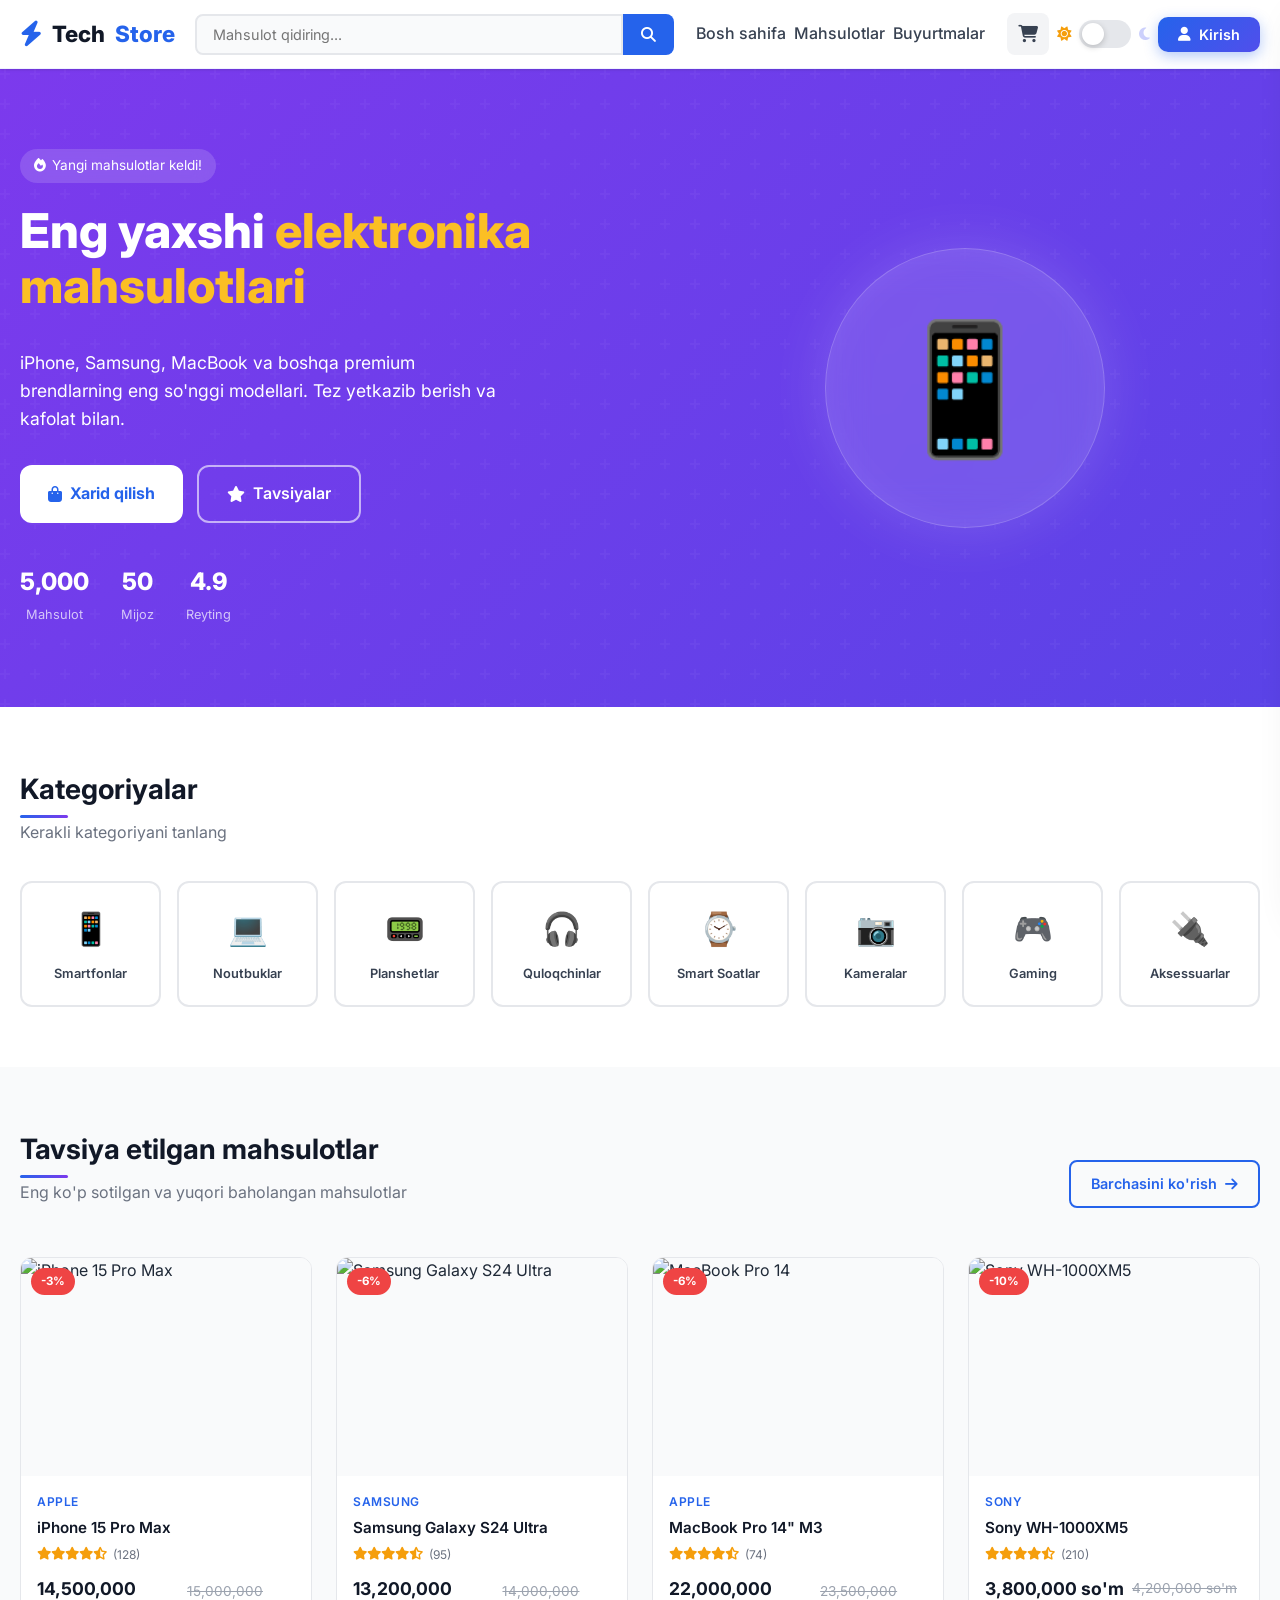
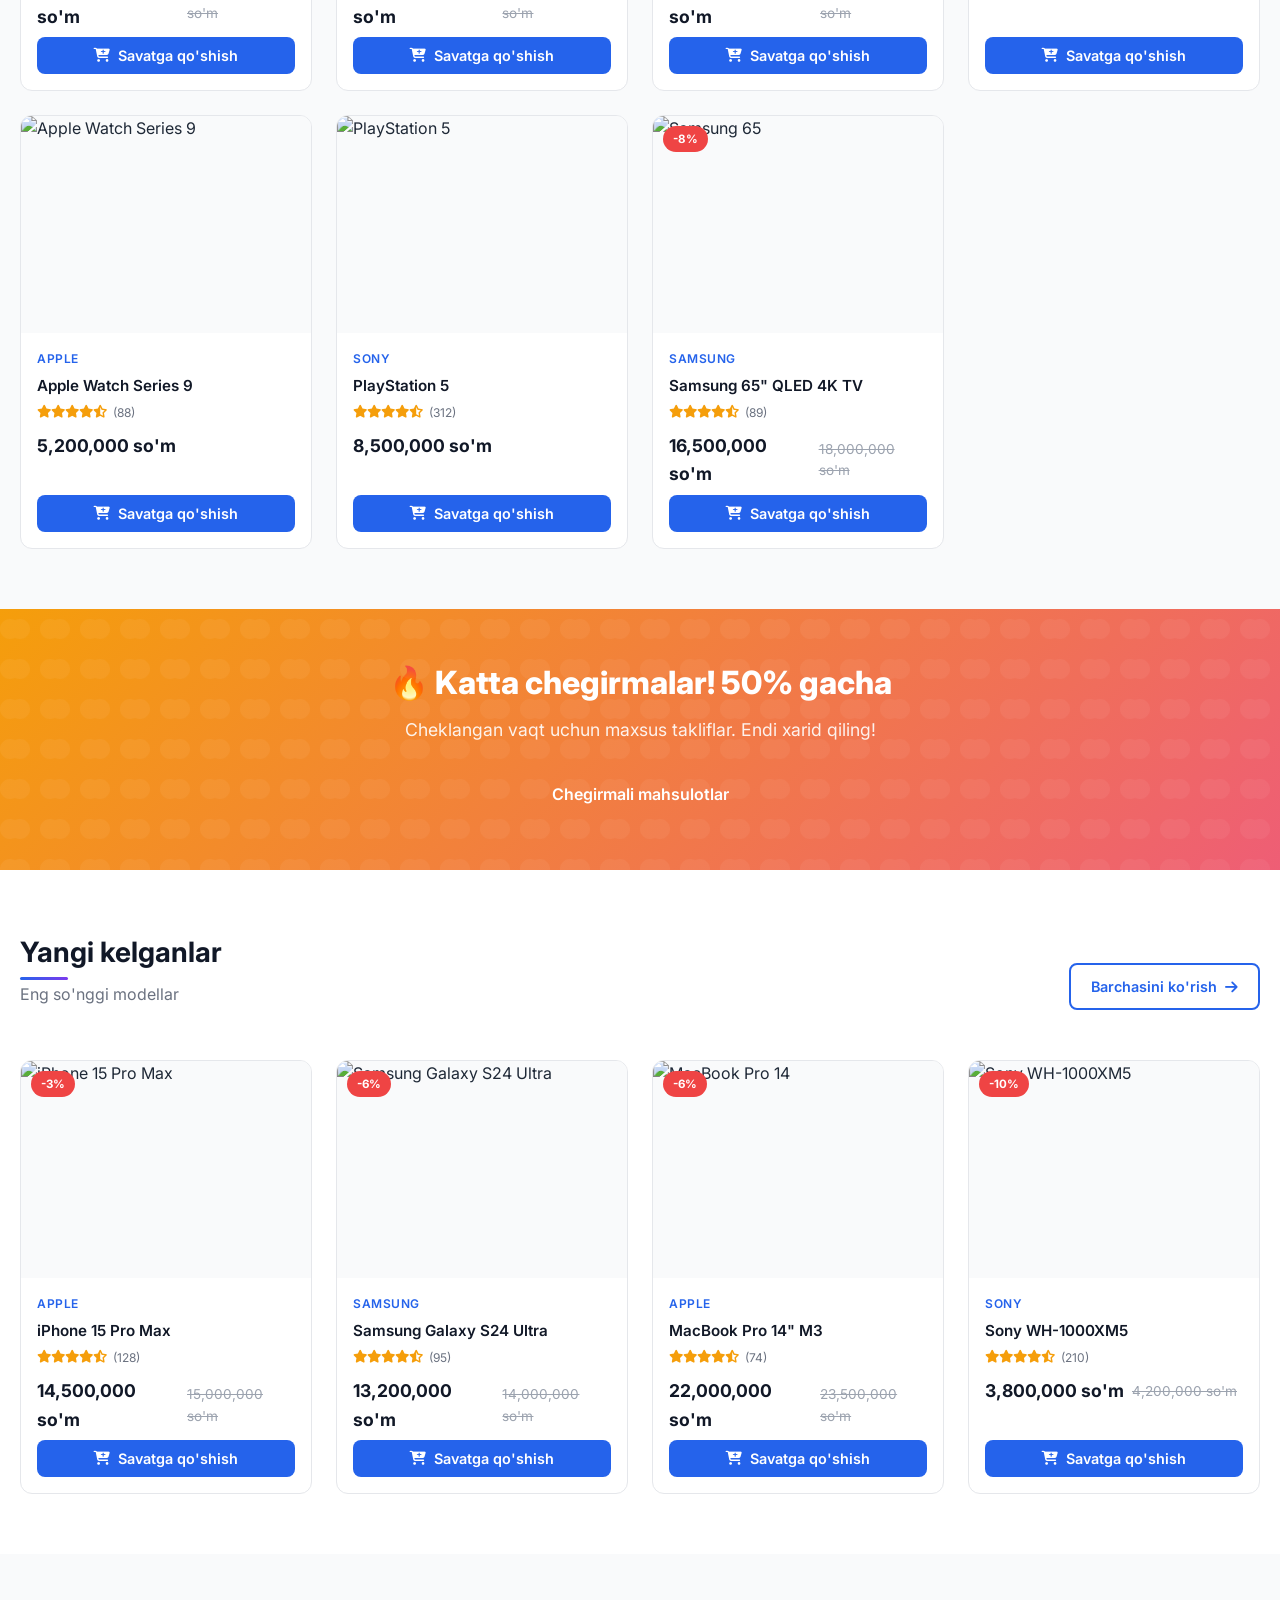
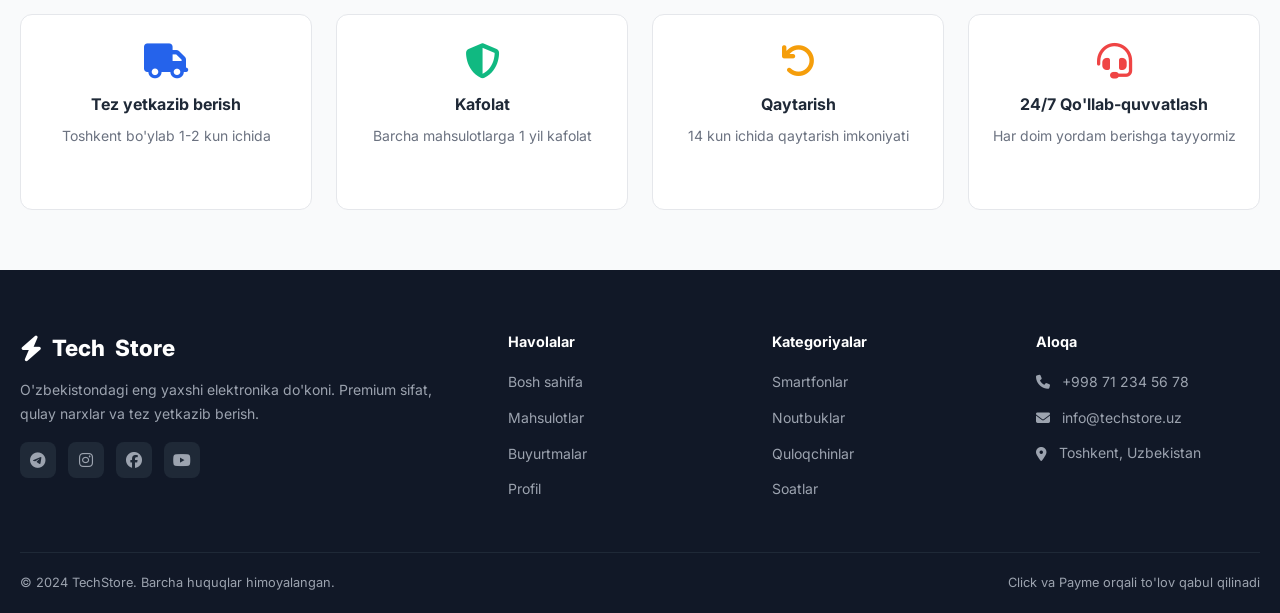
<file: index.html>
<!DOCTYPE html>
<html lang="uz">

<head>
  <meta charset="UTF-8">
  <meta name="viewport" content="width=device-width, initial-scale=1.0">
  <title>TechStore - Eng yaxshi elektronika do'koni</title>
  <link rel="stylesheet" href="https://cdnjs.cloudflare.com/ajax/libs/font-awesome/6.5.0/css/all.min.css">
  <link rel="stylesheet" href="css/style.css">
  <script src="js/theme.js"></script>
</head>

<body>

  <!-- HEADER -->
  <header class="header">
    <div class="container">
      <div class="header-inner">
        <button class="menu-toggle" id="menu-toggle"><i class="fas fa-bars"></i></button>
        <a href="index.html" class="nav-logo">
          <i class="fas fa-bolt"></i><span>Tech</span>Store
        </a>
        <div class="search-bar">
          <form id="search-form">
            <input type="text" id="search-input" placeholder="Mahsulot qidiring...">
            <button type="submit"><i class="fas fa-search"></i></button>
          </form>
        </div>
        <nav class="nav-links" id="nav-links">
          <a href="index.html">Bosh sahifa</a>
          <a href="products.html">Mahsulotlar</a>
          <a href="orders.html">Buyurtmalar</a>
          <a href="admin/index.html" id="admin-link" style="display:none;color:var(--primary)">Admin</a>
        </nav>
        <div class="nav-actions">
          <button class="nav-icon-btn" id="cart-btn" title="Savat">
            <i class="fas fa-shopping-cart"></i>
            <span class="cart-badge" id="cart-badge" style="display:none">0</span>
          </button>
          <button class="btn btn-primary" id="login-btn" style="display:flex">
            <i class="fas fa-user"></i> Kirish
          </button>
          <div class="user-menu" id="user-menu" style="display:none">
            <button class="user-menu-btn">
              <div class="avatar">U</div>
              <span id="user-name">User</span>
              <i class="fas fa-chevron-down" style="font-size:.7rem"></i>
            </button>
            <div class="dropdown">
              <a href="profile.html"><i class="fas fa-user"></i> Profil</a>
              <a href="orders.html"><i class="fas fa-box"></i> Buyurtmalarim</a>
              <a href="admin/index.html" id="admin-link-drop" style="display:none"><i class="fas fa-cog"></i> Admin
                panel</a>
              <button id="logout-btn"><i class="fas fa-sign-out-alt"></i> Chiqish</button>
            </div>
          </div>
        </div>
      </div>
    </div>
  </header>

  <!-- HERO -->
  <section class="hero">
    <div class="container">
      <div class="hero-inner">
        <div class="hero-content">
          <!-- Hero badge -->
          <div class="hero-badge"><i class="fas fa-fire"></i> Yangi mahsulotlar keldi!</div>
          <h1 style=" height:130px;">Eng yaxshi <span>elektronika</span><br>
            <span class="hero-typewriter" data-words="mahsulotlari,brendlari,narxlari"></span>
          </h1>
          <p>iPhone, Samsung, MacBook va boshqa premium brendlarning eng so'nggi modellari. Tez yetkazib berish va
            kafolat bilan.</p>
          <div class="hero-actions">
            <a href="products.html" class="btn btn-white btn-lg"><i class="fas fa-shopping-bag"></i> Xarid qilish</a>
            <a href="products.html?featured=true" class="btn btn-outline-white btn-lg"><i class="fas fa-star"></i>
              Tavsiyalar</a>
          </div>
          <div class="hero-stats">
            <div class="hero-stat"><strong>5000+</strong><span>Mahsulot</span></div>
            <div class="hero-stat"><strong>50K+</strong><span>Mijoz</span></div>
            <div class="hero-stat"><strong>4.9★</strong><span>Reyting</span></div>
          </div>
        </div>
        <div class="hero-visual">
          <div class="hero-device">📱</div>
        </div>
      </div>
    </div>
  </section>

  <!-- CATEGORIES -->
  <section class="section" style="background:var(--white)">
    <div class="container">
      <h2 class="section-title">Kategoriyalar</h2>
      <p class="section-subtitle">Kerakli kategoriyani tanlang</p>
      <div class="categories-grid" id="categories-grid">
        <div class="loading-spinner" style="grid-column:1/-1"><i class="fas fa-spinner fa-spin"></i></div>
      </div>
    </div>
  </section>

  <!-- FEATURED PRODUCTS -->
  <section class="section">
    <div class="container">
      <div class="flex-between mb-4">
        <div>
          <h2 class="section-title">Tavsiya etilgan mahsulotlar</h2>
          <p class="section-subtitle">Eng ko'p sotilgan va yuqori baholangan mahsulotlar</p>
        </div>
        <a href="products.html" class="btn btn-outline">Barchasini ko'rish <i class="fas fa-arrow-right"></i></a>
      </div>
      <div class="grid-4" id="featured-grid">
        <div class="loading-spinner" style="grid-column:1/-1"><i class="fas fa-spinner fa-spin"></i></div>
      </div>
    </div>
  </section>

  <!-- PROMO BANNER -->
  <section class="promo-banner">
    <div class="container">
      <h2>🔥 Katta chegirmalar! 50% gacha</h2>
      <p>Cheklangan vaqt uchun maxsus takliflar. Endi xarid qiling!</p>
      <a href="products.html" class="btn btn-white btn-lg">Chegirmali mahsulotlar</a>
    </div>
  </section>

  <!-- NEW ARRIVALS -->
  <section class="section" style="background:var(--white)">
    <div class="container">
      <div class="flex-between mb-4">
        <div>
          <h2 class="section-title">Yangi kelganlar</h2>
          <p class="section-subtitle">Eng so'nggi modellar</p>
        </div>
        <a href="products.html?sort=newest" class="btn btn-outline">Barchasini ko'rish <i
            class="fas fa-arrow-right"></i></a>
      </div>
      <div class="grid-4" id="new-grid">
        <div class="loading-spinner" style="grid-column:1/-1"><i class="fas fa-spinner fa-spin"></i></div>
      </div>
    </div>
  </section>

  <!-- FEATURES -->
  <section class="section">
    <div class="container">
      <div class="grid-4">

        <div class="feature-card" onclick="openFeatureModal('delivery')"
          style="text-align:center;padding:28px 20px;background:var(--white);border-radius:var(--radius);border:1px solid var(--gray-200);cursor:pointer">
          <i class="fas fa-truck" style="font-size:2.2rem;color:var(--primary);margin-bottom:14px;display:block"></i>
          <h4 style="margin-bottom:8px;font-size:1rem">Tez yetkazib berish</h4>
          <p style="font-size:.875rem;color:var(--gray-500)">Toshkent bo'ylab 1-2 kun ichida</p>
          <span class="feature-more">Batafsil <i class="fas fa-arrow-right"></i></span>
        </div>

        <div class="feature-card" onclick="openFeatureModal('warranty')"
          style="text-align:center;padding:28px 20px;background:var(--white);border-radius:var(--radius);border:1px solid var(--gray-200);cursor:pointer">
          <i class="fas fa-shield-alt"
            style="font-size:2.2rem;color:var(--success);margin-bottom:14px;display:block"></i>
          <h4 style="margin-bottom:8px;font-size:1rem">Kafolat</h4>
          <p style="font-size:.875rem;color:var(--gray-500)">Barcha mahsulotlarga 1 yil kafolat</p>
          <span class="feature-more">Batafsil <i class="fas fa-arrow-right"></i></span>
        </div>

        <div class="feature-card" onclick="openFeatureModal('return')"
          style="text-align:center;padding:28px 20px;background:var(--white);border-radius:var(--radius);border:1px solid var(--gray-200);cursor:pointer">
          <i class="fas fa-undo" style="font-size:2.2rem;color:var(--warning);margin-bottom:14px;display:block"></i>
          <h4 style="margin-bottom:8px;font-size:1rem">Qaytarish</h4>
          <p style="font-size:.875rem;color:var(--gray-500)">14 kun ichida qaytarish imkoniyati</p>
          <span class="feature-more">Batafsil <i class="fas fa-arrow-right"></i></span>
        </div>

        <div class="feature-card" onclick="openFeatureModal('support')"
          style="text-align:center;padding:28px 20px;background:var(--white);border-radius:var(--radius);border:1px solid var(--gray-200);cursor:pointer">
          <i class="fas fa-headset" style="font-size:2.2rem;color:var(--danger);margin-bottom:14px;display:block"></i>
          <h4 style="margin-bottom:8px;font-size:1rem">24/7 Qo'llab-quvvatlash</h4>
          <p style="font-size:.875rem;color:var(--gray-500)">Har doim yordam berishga tayyormiz</p>
          <span class="feature-more">Batafsil <i class="fas fa-arrow-right"></i></span>
        </div>

      </div>
    </div>
  </section>

  <!-- FEATURE MODAL -->
  <div class="modal" id="feature-modal">
    <div class="modal-backdrop" onclick="closeFeatureModal()"></div>
    <div class="modal-box feature-modal-box">
      <button class="modal-close" onclick="closeFeatureModal()"><i class="fas fa-times"></i></button>
      <div id="feature-modal-content"></div>
    </div>
  </div>

  <!-- FOOTER -->
  <footer class="footer">
    <div class="container">
      <div class="footer-grid">
        <div class="footer-brand">
          <div class="nav-logo"><i class="fas fa-bolt"></i><span style="color:var(--white)">Tech</span>Store</div>
          <p>O'zbekistondagi eng yaxshi elektronika do'koni. Premium sifat, qulay narxlar va tez yetkazib berish.</p>
          <div class="social-links">
            <a href="#"><i class="fab fa-telegram"></i></a>
            <a href="#"><i class="fab fa-instagram"></i></a>
            <a href="#"><i class="fab fa-facebook"></i></a>
            <a href="#"><i class="fab fa-youtube"></i></a>
          </div>
        </div>
        <div class="footer-col">
          <h4>Havolalar</h4>
          <ul>
            <li><a href="index.html">Bosh sahifa</a></li>
            <li><a href="products.html">Mahsulotlar</a></li>
            <li><a href="orders.html">Buyurtmalar</a></li>
            <li><a href="profile.html">Profil</a></li>
          </ul>
        </div>
        <div class="footer-col">
          <h4>Kategoriyalar</h4>
          <ul>
            <li><a href="products.html?search=smartphone">Smartfonlar</a></li>
            <li><a href="products.html?search=laptop">Noutbuklar</a></li>
            <li><a href="products.html?search=headphone">Quloqchinlar</a></li>
            <li><a href="products.html?search=watch">Soatlar</a></li>
          </ul>
        </div>
        <div class="footer-col">
          <h4>Aloqa</h4>
          <ul>
            <li><a href="tel:+998712345678"><i class="fas fa-phone" style="margin-right:6px"></i>+998 71 234 56 78</a>
            </li>
            <li><a href="mailto:info@techstore.uz"><i class="fas fa-envelope"
                  style="margin-right:6px"></i>info@techstore.uz</a></li>
            <li><a href="#"><i class="fas fa-map-marker-alt" style="margin-right:6px"></i>Toshkent, Uzbekistan</a></li>
          </ul>
        </div>
      </div>
      <div class="footer-bottom">
        <span>© 2024 TechStore. Barcha huquqlar himoyalangan.</span>
        <span>Click va Payme orqali to'lov qabul qilinadi</span>
      </div>
    </div>
  </footer>

  <!-- CART SIDEBAR -->
  <div class="cart-sidebar" id="cart-sidebar">
    <div class="cart-header">
      <h3><i class="fas fa-shopping-cart"></i> Savat</h3>
      <button class="cart-close" id="close-cart"><i class="fas fa-times"></i></button>
    </div>
    <div class="cart-items" id="cart-items-list"></div>
    <div class="cart-footer">
      <div class="cart-total-row">
        <span>Jami:</span>
        <span id="cart-total">0 so'm</span>
      </div>
      <button class="btn btn-primary btn-block btn-lg" id="checkout-btn">
        <i class="fas fa-lock"></i> Buyurtma berish
      </button>
      <a href="cart.html" class="btn btn-ghost btn-block" style="margin-top:8px;text-align:center">
        Savatni ko'rish
      </a>
    </div>
  </div>
  <div class="overlay" id="overlay"></div>

  <!-- AUTH MODAL -->
  <div class="modal" id="auth-modal">
    <div class="modal-backdrop" onclick="closeLoginModal()"></div>
    <div class="modal-box">
      <button class="modal-close" onclick="closeLoginModal()"><i class="fas fa-times"></i></button>
      <div class="modal-logo">
        <i class="fas fa-bolt"></i>
        <h2>TechStore</h2>
        <p>Hisobingizga kiring yoki ro'yxatdan o'ting</p>
      </div>
      <div class="auth-tabs">
        <div class="auth-tab active" data-tab="login">Kirish</div>
        <div class="auth-tab" data-tab="register">Ro'yxatdan o'tish</div>
      </div>
      <!-- Login Form -->
      <form class="auth-form active" id="login-form">
        <div class="form-group">
          <label class="form-label">Login</label>
          <div class="input-icon">
            <i class="fas fa-user"></i>
            <input type="text" id="login-email" class="form-control" placeholder="Login yoki email" required>
          </div>
        </div>
        <div class="form-group">
          <label class="form-label">Parol</label>
          <div class="input-icon">
            <i class="fas fa-lock"></i>
            <input type="password" id="login-password" class="form-control" placeholder="Parolingiz" required>
          </div>
        </div>
        <button type="submit" class="btn btn-primary btn-block btn-lg">Kirish</button>
      </form>
      <!-- Register Form -->
      <form class="auth-form" id="register-form">
        <div class="form-group">
          <label class="form-label">Ism Familiya</label>
          <div class="input-icon">
            <i class="fas fa-user"></i>
            <input type="text" id="reg-name" class="form-control" placeholder="Ismingiz" required>
          </div>
        </div>
        <div class="form-group">
          <label class="form-label">Email</label>
          <div class="input-icon">
            <i class="fas fa-envelope"></i>
            <input type="email" id="reg-email" class="form-control" placeholder="email@example.com" required>
          </div>
        </div>
        <div class="form-group">
          <label class="form-label">Telefon</label>
          <div class="input-icon">
            <i class="fas fa-phone"></i>
            <input type="tel" id="reg-phone" class="form-control" placeholder="+998 90 123 45 67">
          </div>
        </div>
        <div class="form-group">
          <label class="form-label">Parol</label>
          <div class="input-icon">
            <i class="fas fa-lock"></i>
            <input type="password" id="reg-password" class="form-control" placeholder="Kamida 6 ta belgi" required
              minlength="6">
          </div>
        </div>
        <button type="submit" class="btn btn-primary btn-block btn-lg">Ro'yxatdan o'tish</button>
      </form>
    </div>
  </div>

  <!-- TOAST -->
  <div id="toast-container"></div>

  <script src="js/api.js"></script>
  <script src="js/cart.js"></script>
  <script src="js/animations.js"></script>
  <script src="js/app.js"></script>
  <script>
    // ─── FEATURE MODAL DATA ───────────────────────────────────────────────────────
    const FEATURE_DATA = {
      delivery: {
        icon: 'fa-truck',
        color: 'var(--primary)',
        bg: 'var(--primary-light)',
        title: 'Tez yetkazib berish',
        subtitle: 'Toshkent bo\'ylab 1-2 kun ichida',
        items: [
          { icon: 'fa-map-marker-alt', text: '<strong>Toshkent shahri</strong> — 1 ish kuni ichida' },
          { icon: 'fa-city', text: '<strong>Viloyat markazlari</strong> — 2-3 ish kuni' },
          { icon: 'fa-globe-asia', text: '<strong>Butun O\'zbekiston</strong> — 3-5 ish kuni' },
          { icon: 'fa-box-open', text: '<strong>500,000 so\'mdan yuqori</strong> buyurtmalarda yetkazib berish <span style="color:var(--success);font-weight:700">BEPUL</span>' },
          { icon: 'fa-money-bill', text: 'Arzon buyurtmalarda yetkazib berish narxi — <strong>30,000 so\'m</strong>' },
          { icon: 'fa-clock', text: 'Ish vaqti: <strong>09:00 – 21:00</strong>, haftaning 7 kuni' },
          { icon: 'fa-phone', text: 'Kuryer bilan bog\'lanish: <strong>+998 71 234 56 78</strong>' },
        ]
      },
      warranty: {
        icon: 'fa-shield-alt',
        color: 'var(--success)',
        bg: '#d1fae5',
        title: 'Kafolat',
        subtitle: 'Barcha mahsulotlarga 1 yil kafolat',
        items: [
          { icon: 'fa-check-circle', text: '<strong>1 yil</strong> rasmiy ishlab chiqaruvchi kafolati' },
          { icon: 'fa-tools', text: 'Kafolat muddatida <strong>bepul ta\'mirlash</strong>' },
          { icon: 'fa-exchange-alt', text: 'Nuqsonli mahsulotni <strong>almashtirish</strong> yoki <strong>pul qaytarish</strong>' },
          { icon: 'fa-store', text: 'Toshkentdagi <strong>3 ta servis markaz</strong>da xizmat' },
          { icon: 'fa-file-alt', text: 'Kafolat taloni va <strong>chek</strong> saqlab qoling' },
          { icon: 'fa-ban', text: 'Kafolat qo\'llanilmaydi: mexanik shikast, suv ta\'siri, o\'z-o\'zidan ta\'mirlash' },
          { icon: 'fa-phone', text: 'Kafolat bo\'limi: <strong>+998 71 234 56 79</strong>' },
        ]
      },
      return: {
        icon: 'fa-undo',
        color: 'var(--warning)',
        bg: '#fef3c7',
        title: 'Qaytarish siyosati',
        subtitle: '14 kun ichida qaytarish imkoniyati',
        items: [
          { icon: 'fa-calendar-alt', text: 'Xarid qilgan kundan <strong>14 kun</strong> ichida qaytarish' },
          { icon: 'fa-box', text: 'Mahsulot <strong>original qadoqda</strong>, ishlatilmagan holda bo\'lishi kerak' },
          { icon: 'fa-receipt', text: '<strong>Chek yoki buyurtma raqami</strong> taqdim etilishi shart' },
          { icon: 'fa-credit-card', text: 'Pul <strong>3-5 ish kuni</strong> ichida kartangizga qaytariladi' },
          { icon: 'fa-truck', text: 'Qaytarish uchun <strong>bepul kuryer</strong> yuboramiz' },
          { icon: 'fa-ban', text: 'Qaytarilmaydi: dasturiy ta\'minot, quloqchinlar (gigiyena), ochilgan sarf materiallar' },
          { icon: 'fa-envelope', text: 'Qaytarish uchun: <strong>return@techstore.uz</strong>' },
        ]
      },
      support: {
        icon: 'fa-headset',
        color: 'var(--danger)',
        bg: '#fee2e2',
        title: '24/7 Qo\'llab-quvvatlash',
        subtitle: 'Har doim yordam berishga tayyormiz',
        items: [
          { icon: 'fa-phone', text: 'Telefon: <strong>+998 71 234 56 78</strong> — 24 soat, 7 kun' },
          { icon: 'fab fa-telegram', text: 'Telegram: <strong>@TechStoreUZ</strong> — tezkor javob' },
          { icon: 'fab fa-instagram', text: 'Instagram: <strong>@techstore.uz</strong>' },
          { icon: 'fa-envelope', text: 'Email: <strong>support@techstore.uz</strong> — 2 soat ichida javob' },
          { icon: 'fa-comments', text: 'Saytdagi <strong>jonli chat</strong> — darhol javob' },
          { icon: 'fa-store', text: 'Ofis: <strong>Toshkent, Chilonzor, 09:00–20:00</strong>' },
          { icon: 'fa-star', text: 'O\'rtacha javob vaqti: <strong>5 daqiqa</strong>' },
        ]
      }
    };

    function openFeatureModal(type) {
      const data = FEATURE_DATA[type];
      if (!data) return;
      document.getElementById('feature-modal-content').innerHTML = `
    <div class="fmodal-header">
      <div class="fmodal-icon" style="background:${data.bg}">
        <i class="fas ${data.icon}" style="color:${data.color}"></i>
      </div>
      <div>
        <h2 class="fmodal-title">${data.title}</h2>
        <p class="fmodal-subtitle">${data.subtitle}</p>
      </div>
    </div>
    <ul class="fmodal-list">
      ${data.items.map(item => `
        <li class="fmodal-item">
          <span class="fmodal-item-icon" style="color:${data.color}">
            <i class="${item.icon.startsWith('fab') ? item.icon : 'fas ' + item.icon}"></i>
          </span>
          <span>${item.text}</span>
        </li>`).join('')}
    </ul>
    <button class="btn btn-primary btn-block" style="margin-top:24px" onclick="closeFeatureModal()">
      <i class="fas fa-check"></i> Tushunarli
    </button>`;
      document.getElementById('feature-modal').classList.add('active');
    }

    function closeFeatureModal() {
      document.getElementById('feature-modal').classList.remove('active');
    }
  </script>
</body>

</html>
</file>
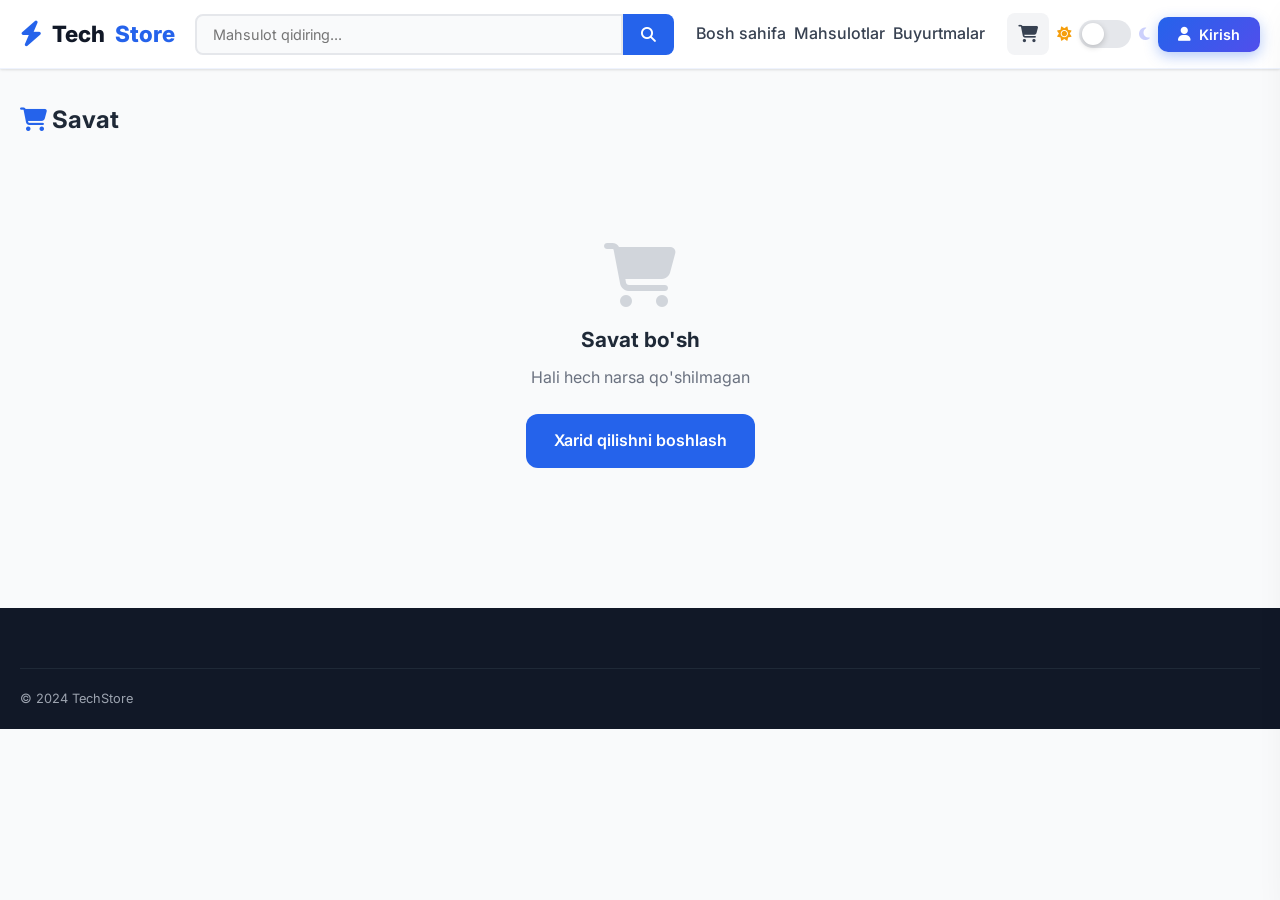
<file: cart.html>
<!DOCTYPE html>
<html lang="uz">
<head>
  <meta charset="UTF-8">
  <meta name="viewport" content="width=device-width, initial-scale=1.0">
  <title>Savat - TechStore</title>
  <link rel="stylesheet" href="https://cdnjs.cloudflare.com/ajax/libs/font-awesome/6.5.0/css/all.min.css">
  <link rel="stylesheet" href="css/style.css">
  <script src="js/theme.js"></script>
</head>
<body>

<header class="header">
  <div class="container">
    <div class="header-inner">
      <button class="menu-toggle" id="menu-toggle"><i class="fas fa-bars"></i></button>
      <a href="index.html" class="nav-logo"><i class="fas fa-bolt"></i><span>Tech</span>Store</a>
      <div class="search-bar">
        <form id="search-form">
          <input type="text" id="search-input" placeholder="Mahsulot qidiring...">
          <button type="submit"><i class="fas fa-search"></i></button>
        </form>
      </div>
      <nav class="nav-links" id="nav-links">
        <a href="index.html">Bosh sahifa</a>
        <a href="products.html">Mahsulotlar</a>
        <a href="orders.html">Buyurtmalar</a>
      </nav>
      <div class="nav-actions">
        <button class="nav-icon-btn" id="cart-btn">
          <i class="fas fa-shopping-cart"></i>
          <span class="cart-badge" id="cart-badge" style="display:none">0</span>
        </button>
        <button class="btn btn-primary" id="login-btn"><i class="fas fa-user"></i> Kirish</button>
        <div class="user-menu" id="user-menu" style="display:none">
          <button class="user-menu-btn">
            <div class="avatar">U</div>
            <span id="user-name">User</span>
            <i class="fas fa-chevron-down" style="font-size:.7rem"></i>
          </button>
          <div class="dropdown">
            <a href="profile.html"><i class="fas fa-user"></i> Profil</a>
            <a href="orders.html"><i class="fas fa-box"></i> Buyurtmalarim</a>
            <button id="logout-btn"><i class="fas fa-sign-out-alt"></i> Chiqish</button>
          </div>
        </div>
      </div>
    </div>
  </div>
</header>

<div class="container" style="padding-top:32px;padding-bottom:60px">
  <h1 style="font-size:1.5rem;font-weight:700;margin-bottom:24px"><i class="fas fa-shopping-cart" style="color:var(--primary)"></i> Savat</h1>

  <div id="cart-page-content"></div>
</div>

<footer class="footer">
  <div class="container">
    <div class="footer-bottom"><span>© 2024 TechStore</span></div>
  </div>
</footer>

<!-- CART SIDEBAR -->
<div class="cart-sidebar" id="cart-sidebar">
  <div class="cart-header">
    <h3><i class="fas fa-shopping-cart"></i> Savat</h3>
    <button class="cart-close" id="close-cart"><i class="fas fa-times"></i></button>
  </div>
  <div class="cart-items" id="cart-items-list"></div>
  <div class="cart-footer">
    <div class="cart-total-row"><span>Jami:</span><span id="cart-total">0 so'm</span></div>
    <button class="btn btn-primary btn-block btn-lg" onclick="window.location.href='checkout.html'">
      <i class="fas fa-lock"></i> Buyurtma berish
    </button>
  </div>
</div>
<div class="overlay" id="overlay"></div>

<!-- AUTH MODAL -->
<div class="modal" id="auth-modal">
  <div class="modal-backdrop" onclick="closeLoginModal()"></div>
  <div class="modal-box">
    <button class="modal-close" onclick="closeLoginModal()"><i class="fas fa-times"></i></button>
    <div class="modal-logo"><i class="fas fa-bolt"></i><h2>TechStore</h2></div>
    <div class="auth-tabs">
      <div class="auth-tab active" data-tab="login">Kirish</div>
      <div class="auth-tab" data-tab="register">Ro'yxatdan o'tish</div>
    </div>
    <form class="auth-form active" id="login-form">
      <div class="form-group"><label class="form-label">Email</label><input type="email" id="login-email" class="form-control" required></div>
      <div class="form-group"><label class="form-label">Parol</label><input type="password" id="login-password" class="form-control" required></div>
      <button type="submit" class="btn btn-primary btn-block btn-lg">Kirish</button>
    </form>
    <form class="auth-form" id="register-form">
      <div class="form-group"><label class="form-label">Ism</label><input type="text" id="reg-name" class="form-control" required></div>
      <div class="form-group"><label class="form-label">Email</label><input type="email" id="reg-email" class="form-control" required></div>
      <div class="form-group"><label class="form-label">Telefon</label><input type="tel" id="reg-phone" class="form-control"></div>
      <div class="form-group"><label class="form-label">Parol</label><input type="password" id="reg-password" class="form-control" required minlength="6"></div>
      <button type="submit" class="btn btn-primary btn-block btn-lg">Ro'yxatdan o'tish</button>
    </form>
  </div>
</div>

<div id="toast-container"></div>

<script src="js/api.js"></script>
<script src="js/cart.js"></script>
<script src="js/app.js"></script>
<script>
function renderCartPage() {
  const items = Cart.get();
  const container = document.getElementById('cart-page-content');

  if (!items.length) {
    container.innerHTML = `
      <div class="empty-cart">
        <i class="fas fa-shopping-cart"></i>
        <h3>Savat bo'sh</h3>
        <p>Hali hech narsa qo'shilmagan</p>
        <a href="products.html" class="btn btn-primary btn-lg">Xarid qilishni boshlash</a>
      </div>`;
    return;
  }

  const subtotal = Cart.getTotal();
  const shipping = subtotal >= 500000 ? 0 : 30000;
  const total = subtotal + shipping;

  container.innerHTML = `
    <div class="cart-page">
      <div class="cart-table">
        <table>
          <thead>
            <tr>
              <th>Mahsulot</th>
              <th>Narx</th>
              <th>Miqdor</th>
              <th>Jami</th>
              <th></th>
            </tr>
          </thead>
          <tbody id="cart-tbody">
            ${items.map(item => `
              <tr id="row-${item.productId}">
                <td>
                  <div class="cart-product-cell">
                    <img src="${item.image}" alt="${item.name}" onerror="this.src='https://via.placeholder.com/64x64'">
                    <div>
                      <div class="cart-product-name">${item.name}</div>
                    </div>
                  </div>
                </td>
                <td>${formatPrice(item.price)}</td>
                <td>
                  <div class="qty-stepper">
                    <button onclick="updateCartItem('${item.productId}', ${item.quantity - 1})">−</button>
                    <input type="number" value="${item.quantity}" min="1"
                      onchange="updateCartItem('${item.productId}', parseInt(this.value))">
                    <button onclick="updateCartItem('${item.productId}', ${item.quantity + 1})">+</button>
                  </div>
                </td>
                <td><strong>${formatPrice(item.price * item.quantity)}</strong></td>
                <td>
                  <button class="remove-btn" onclick="removeCartItem('${item.productId}')">
                    <i class="fas fa-trash"></i>
                  </button>
                </td>
              </tr>`).join('')}
          </tbody>
        </table>
      </div>

      <div class="order-summary-card">
        <h3>Buyurtma xulosasi</h3>
        <div class="summary-row"><span>Mahsulotlar (${Cart.getCount()} ta)</span><span>${formatPrice(subtotal)}</span></div>
        <div class="summary-row"><span>Yetkazib berish</span><span>${shipping === 0 ? '<span style="color:var(--success)">Bepul</span>' : formatPrice(shipping)}</span></div>
        ${shipping > 0 ? `<p style="font-size:.75rem;color:var(--gray-500);margin-top:4px">500,000 so'mdan yuqori buyurtmalarda bepul</p>` : ''}
        <div class="summary-total"><span>Jami:</span><span style="color:var(--primary)">${formatPrice(total)}</span></div>
        <a href="checkout.html" class="btn btn-primary btn-block btn-lg" style="margin-top:20px">
          <i class="fas fa-lock"></i> Buyurtma berish
        </a>
        <a href="products.html" class="btn btn-ghost btn-block" style="margin-top:8px;text-align:center">
          <i class="fas fa-arrow-left"></i> Xaridni davom ettirish
        </a>
      </div>
    </div>`;
}

function updateCartItem(id, qty) {
  Cart.updateQty(id, qty);
  Cart.renderSidebar();
  renderCartPage();
}

function removeCartItem(id) {
  Cart.remove(id);
  Cart.renderSidebar();
  renderCartPage();
  showToast("Mahsulot savatdan o'chirildi");
}

document.addEventListener('DOMContentLoaded', () => {
  updateAuthUI();
  Cart.updateBadge();
  renderCartPage();
  document.getElementById('login-form')?.addEventListener('submit', handleLogin);
  document.getElementById('register-form')?.addEventListener('submit', handleRegister);
  document.getElementById('login-btn')?.addEventListener('click', () => openLoginModal());
  document.getElementById('logout-btn')?.addEventListener('click', handleLogout);
  document.querySelectorAll('.auth-tab').forEach(t => t.addEventListener('click', () => switchAuthTab(t.dataset.tab)));
  document.getElementById('auth-modal')?.addEventListener('click', e => { if (e.target.id === 'auth-modal') closeLoginModal(); });
  document.getElementById('cart-btn')?.addEventListener('click', openCart);
  document.getElementById('close-cart')?.addEventListener('click', closeCart);
  document.getElementById('overlay')?.addEventListener('click', closeCart);
  document.getElementById('menu-toggle')?.addEventListener('click', toggleMobileMenu);
  document.getElementById('search-form')?.addEventListener('submit', e => {
    e.preventDefault();
    const q = document.getElementById('search-input').value.trim();
    if (q) window.location.href = `products.html?search=${encodeURIComponent(q)}`;
  });
});
</script>
</body>
</html>
</file>
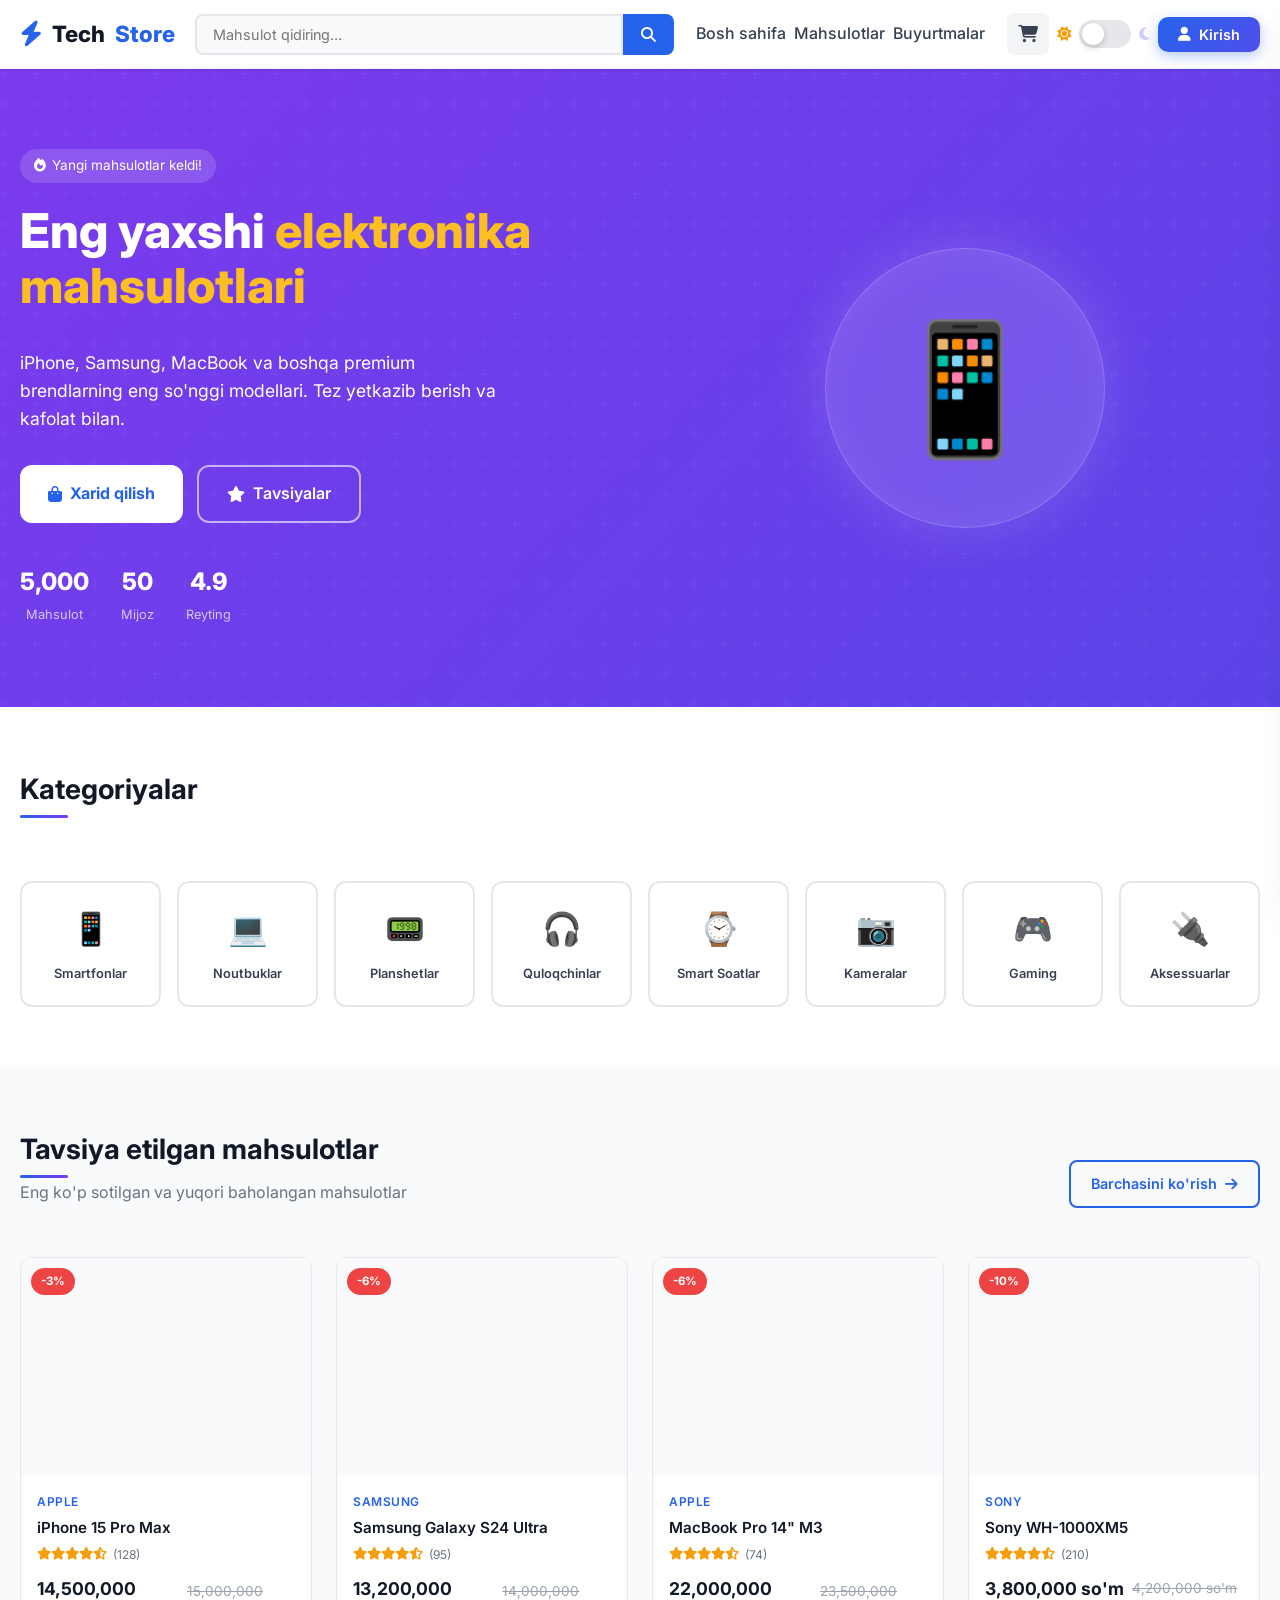
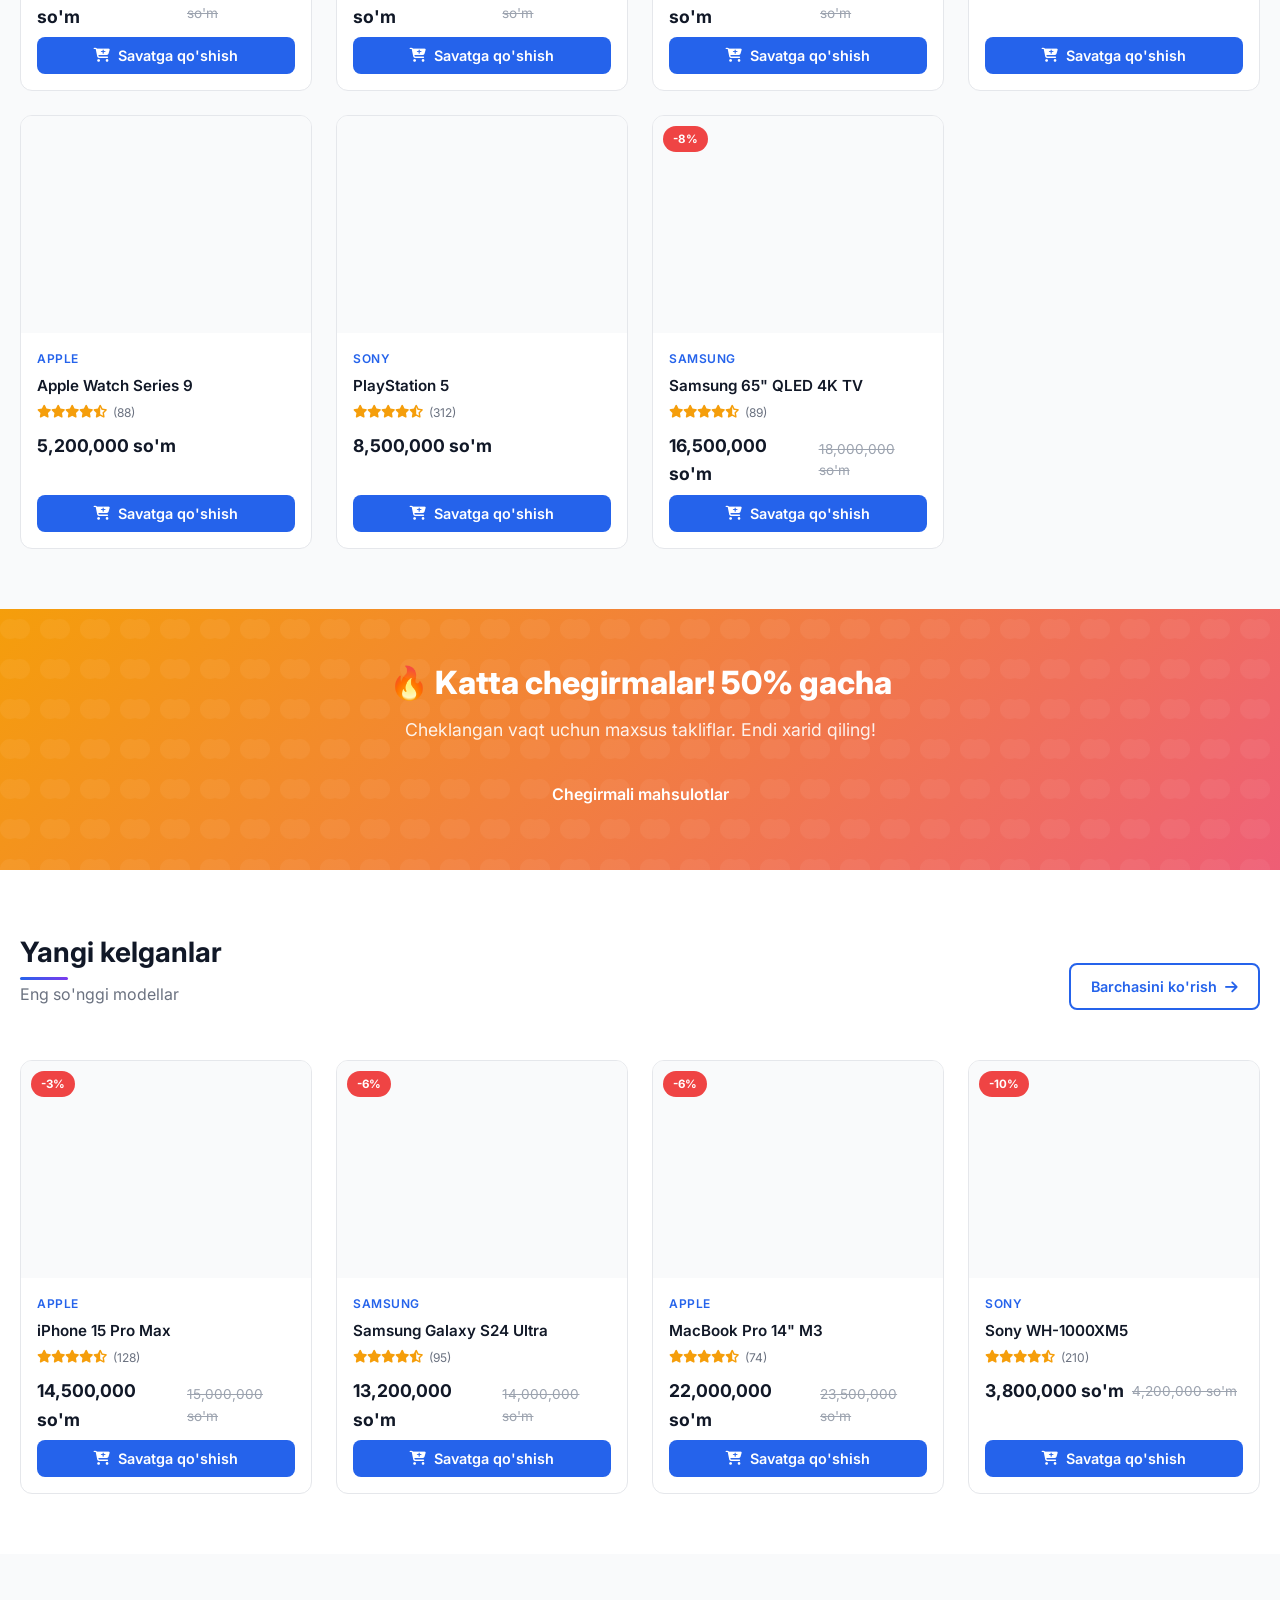
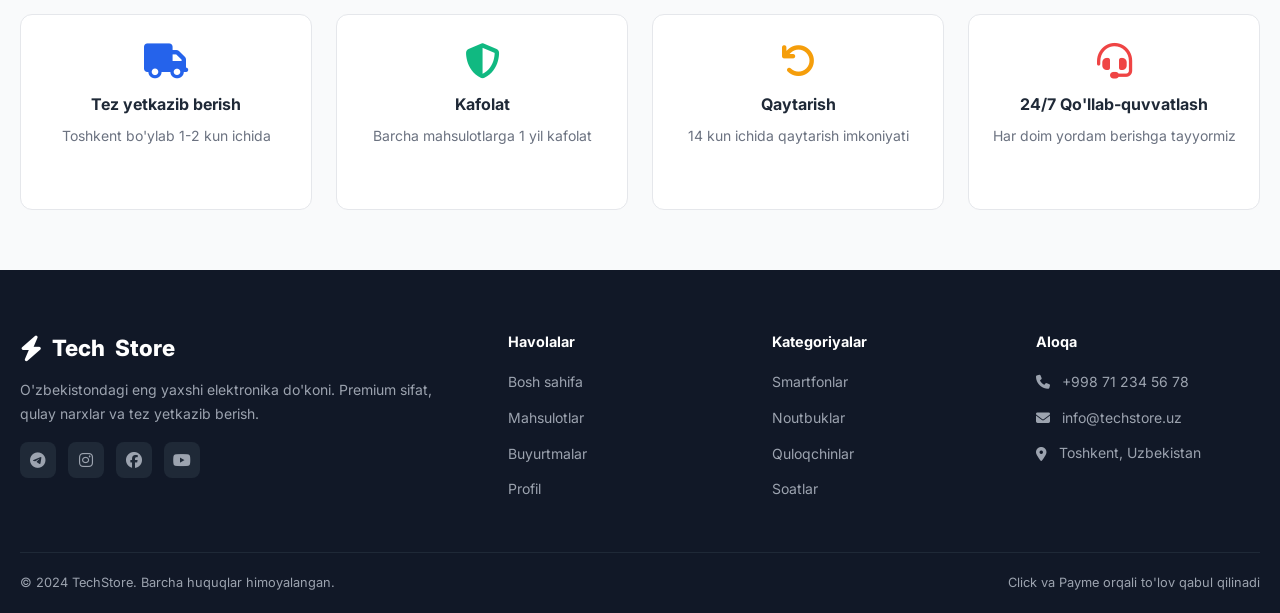
<file: checkout.html>
<!DOCTYPE html>
<html lang="uz">
<head>
  <meta charset="UTF-8">
  <meta name="viewport" content="width=device-width, initial-scale=1.0">
  <title>Buyurtma berish - TechStore</title>
  <link rel="stylesheet" href="https://cdnjs.cloudflare.com/ajax/libs/font-awesome/6.5.0/css/all.min.css">
  <link rel="stylesheet" href="css/style.css">
  <script src="js/theme.js"></script>
</head>
<body>

<header class="header">
  <div class="container">
    <div class="header-inner">
      <a href="index.html" class="nav-logo"><i class="fas fa-bolt"></i><span>Tech</span>Store</a>
      <div style="flex:1;text-align:center">
        <div style="display:flex;align-items:center;justify-content:center;gap:8px;font-size:.875rem;color:var(--gray-500)">
          <span style="color:var(--success)"><i class="fas fa-check-circle"></i> Savat</span>
          <i class="fas fa-chevron-right" style="font-size:.7rem"></i>
          <span style="color:var(--primary);font-weight:600">Buyurtma</span>
          <i class="fas fa-chevron-right" style="font-size:.7rem"></i>
          <span>To'lov</span>
        </div>
      </div>
      <div class="nav-actions">
        <button class="nav-icon-btn" id="cart-btn">
          <i class="fas fa-shopping-cart"></i>
          <span class="cart-badge" id="cart-badge" style="display:none">0</span>
        </button>
        <div class="user-menu" id="user-menu" style="display:none">
          <button class="user-menu-btn">
            <div class="avatar">U</div>
            <span id="user-name">User</span>
          </button>
          <div class="dropdown">
            <button id="logout-btn"><i class="fas fa-sign-out-alt"></i> Chiqish</button>
          </div>
        </div>
        <button class="btn btn-primary" id="login-btn" style="display:none"><i class="fas fa-user"></i> Kirish</button>
      </div>
    </div>
  </div>
</header>

<div class="container">
  <div class="checkout-layout">
    <div>
      <!-- Shipping -->
      <div class="checkout-card">
        <h3><span class="step-num">1</span> Yetkazib berish manzili</h3>
        <form id="checkout-form">
          <div class="form-row">
            <div class="form-group">
              <label class="form-label">Ism Familiya *</label>
              <input type="text" id="sh-name" class="form-control" placeholder="To'liq ismingiz" required>
            </div>
            <div class="form-group">
              <label class="form-label">Telefon *</label>
              <input type="tel" id="sh-phone" class="form-control" placeholder="+998 90 123 45 67" required>
            </div>
          </div>
          <div class="form-group">
            <label class="form-label">Ko'cha, uy *</label>
            <input type="text" id="sh-street" class="form-control" placeholder="Ko'cha nomi, uy raqami" required>
          </div>
          <div class="form-row">
            <div class="form-group">
              <label class="form-label">Shahar *</label>
              <input type="text" id="sh-city" class="form-control" placeholder="Toshkent" required>
            </div>
            <div class="form-group">
              <label class="form-label">Viloyat</label>
              <select id="sh-region" class="form-control">
                <option value="">Tanlang</option>
                <option>Toshkent shahri</option>
                <option>Toshkent viloyati</option>
                <option>Samarqand</option>
                <option>Buxoro</option>
                <option>Andijon</option>
                <option>Farg'ona</option>
                <option>Namangan</option>
                <option>Qashqadaryo</option>
                <option>Surxondaryo</option>
                <option>Xorazm</option>
                <option>Navoiy</option>
                <option>Jizzax</option>
                <option>Sirdaryo</option>
                <option>Qoraqalpog'iston</option>
              </select>
            </div>
          </div>

          <!-- Payment -->
          <div style="margin-top:8px">
            <h3 style="font-size:1rem;font-weight:700;margin-bottom:16px;display:flex;align-items:center;gap:10px">
              <span class="step-num">2</span> To'lov usuli
            </h3>
            <div class="payment-options">
              <label class="payment-option">
                <input type="radio" name="payment" value="click" checked>
                <div class="payment-option-icon">💳</div>
                <div class="payment-option-info">
                  <strong>Click</strong>
                  <small>Click ilovasi orqali to'lash</small>
                </div>
                <img src="https://click.uz/favicon.ico" alt="Click" style="width:32px;height:32px;margin-left:auto;border-radius:6px" onerror="this.style.display='none'">
              </label>
              <label class="payment-option">
                <input type="radio" name="payment" value="payme">
                <div class="payment-option-icon">💰</div>
                <div class="payment-option-info">
                  <strong>Payme</strong>
                  <small>Payme ilovasi orqali to'lash</small>
                </div>
              </label>
              <label class="payment-option">
                <input type="radio" name="payment" value="cash">
                <div class="payment-option-icon">💵</div>
                <div class="payment-option-info">
                  <strong>Naqd pul</strong>
                  <small>Yetkazib berganda to'lash</small>
                </div>
              </label>
            </div>
          </div>

          <div style="margin-top:24px">
            <button type="submit" class="btn btn-primary btn-block btn-lg" id="place-order-btn">
              <i class="fas fa-lock"></i> Buyurtma berish
            </button>
          </div>
        </form>
      </div>
    </div>

    <!-- Order Summary -->
    <div>
      <div class="order-summary-card" style="position:sticky;top:88px">
        <h3>Buyurtma xulosasi</h3>
        <div id="order-items" style="margin-bottom:16px;max-height:300px;overflow-y:auto"></div>
        <div class="summary-row"><span>Mahsulotlar:</span><span id="order-subtotal">0 so'm</span></div>
        <div class="summary-row"><span>Yetkazib berish:</span><span id="order-shipping">0 so'm</span></div>
        <div class="summary-total"><span>Jami:</span><span style="color:var(--primary)" id="order-total">0 so'm</span></div>
        <div style="margin-top:16px;padding:12px;background:var(--gray-50);border-radius:var(--radius-sm);font-size:.8rem;color:var(--gray-500)">
          <i class="fas fa-shield-alt" style="color:var(--success)"></i>
          Buyurtmangiz xavfsiz SSL orqali himoyalangan
        </div>
      </div>
    </div>
  </div>
</div>

<!-- CART SIDEBAR -->
<div class="cart-sidebar" id="cart-sidebar">
  <div class="cart-header">
    <h3><i class="fas fa-shopping-cart"></i> Savat</h3>
    <button class="cart-close" id="close-cart"><i class="fas fa-times"></i></button>
  </div>
  <div class="cart-items" id="cart-items-list"></div>
  <div class="cart-footer">
    <div class="cart-total-row"><span>Jami:</span><span id="cart-total">0 so'm</span></div>
  </div>
</div>
<div class="overlay" id="overlay"></div>

<!-- AUTH MODAL -->
<div class="modal" id="auth-modal">
  <div class="modal-backdrop" onclick="closeLoginModal()"></div>
  <div class="modal-box">
    <button class="modal-close" onclick="closeLoginModal()"><i class="fas fa-times"></i></button>
    <div class="modal-logo"><i class="fas fa-bolt"></i><h2>Kirish kerak</h2><p>Buyurtma berish uchun kiring</p></div>
    <div class="auth-tabs">
      <div class="auth-tab active" data-tab="login">Kirish</div>
      <div class="auth-tab" data-tab="register">Ro'yxatdan o'tish</div>
    </div>
    <form class="auth-form active" id="login-form">
      <div class="form-group"><label class="form-label">Email</label><input type="email" id="login-email" class="form-control" required></div>
      <div class="form-group"><label class="form-label">Parol</label><input type="password" id="login-password" class="form-control" required></div>
      <button type="submit" class="btn btn-primary btn-block btn-lg">Kirish</button>
    </form>
    <form class="auth-form" id="register-form">
      <div class="form-group"><label class="form-label">Ism</label><input type="text" id="reg-name" class="form-control" required></div>
      <div class="form-group"><label class="form-label">Email</label><input type="email" id="reg-email" class="form-control" required></div>
      <div class="form-group"><label class="form-label">Telefon</label><input type="tel" id="reg-phone" class="form-control"></div>
      <div class="form-group"><label class="form-label">Parol</label><input type="password" id="reg-password" class="form-control" required minlength="6"></div>
      <button type="submit" class="btn btn-primary btn-block btn-lg">Ro'yxatdan o'tish</button>
    </form>
  </div>
</div>

<div id="toast-container"></div>

<script src="js/api.js"></script>
<script src="js/cart.js"></script>
<script src="js/animations.js"></script>
<script src="js/app.js"></script>
<script src="js/checkout.js"></script>
</body>
</html>
</file>
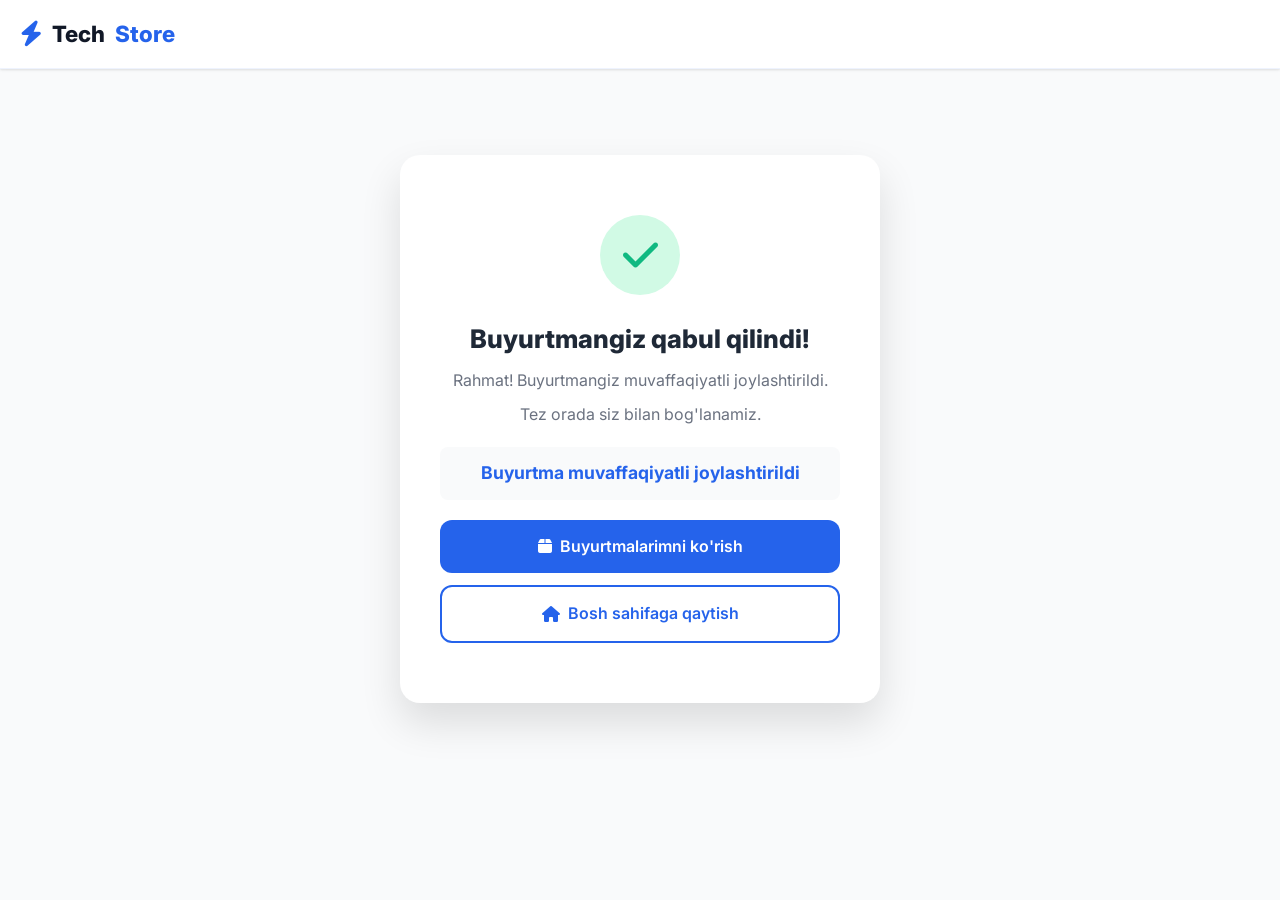
<file: order-success.html>
<!DOCTYPE html>
<html lang="uz">
<head>
  <meta charset="UTF-8">
  <meta name="viewport" content="width=device-width, initial-scale=1.0">
  <title>Buyurtma qabul qilindi - TechStore</title>
  <link rel="stylesheet" href="https://cdnjs.cloudflare.com/ajax/libs/font-awesome/6.5.0/css/all.min.css">
  <link rel="stylesheet" href="css/style.css">
  <script src="js/theme.js"></script>
</head>
<body>

<header class="header">
  <div class="container">
    <div class="header-inner">
      <a href="index.html" class="nav-logo"><i class="fas fa-bolt"></i><span>Tech</span>Store</a>
    </div>
  </div>
</header>

<div class="container success-page">
  <div class="success-card">
    <div class="success-icon"><i class="fas fa-check"></i></div>
    <h2>Buyurtmangiz qabul qilindi!</h2>
    <p>Rahmat! Buyurtmangiz muvaffaqiyatli joylashtirildi.</p>
    <p>Tez orada siz bilan bog'lanamiz.</p>
    <div class="order-num-display" id="order-num-display">
      Yuklanmoqda...
    </div>
    <div style="display:flex;flex-direction:column;gap:12px;margin-top:8px">
      <a href="orders.html" class="btn btn-primary btn-lg">
        <i class="fas fa-box"></i> Buyurtmalarimni ko'rish
      </a>
      <a href="index.html" class="btn btn-outline btn-lg">
        <i class="fas fa-home"></i> Bosh sahifaga qaytish
      </a>
    </div>
  </div>
</div>

<div id="toast-container"></div>

<script src="js/api.js"></script>
<script src="js/cart.js"></script>
<script>
  const params = new URLSearchParams(window.location.search);
  const orderNumber = params.get('orderNumber');
  const orderId = params.get('orderId');
  const el = document.getElementById('order-num-display');
  if (orderNumber) {
    el.textContent = 'Buyurtma raqami: ' + orderNumber;
  } else if (orderId) {
    el.textContent = 'Buyurtma ID: ' + orderId;
  } else {
    el.textContent = 'Buyurtma muvaffaqiyatli joylashtirildi';
  }
  Cart.clear();
</script>
</body>
</html>
</file>
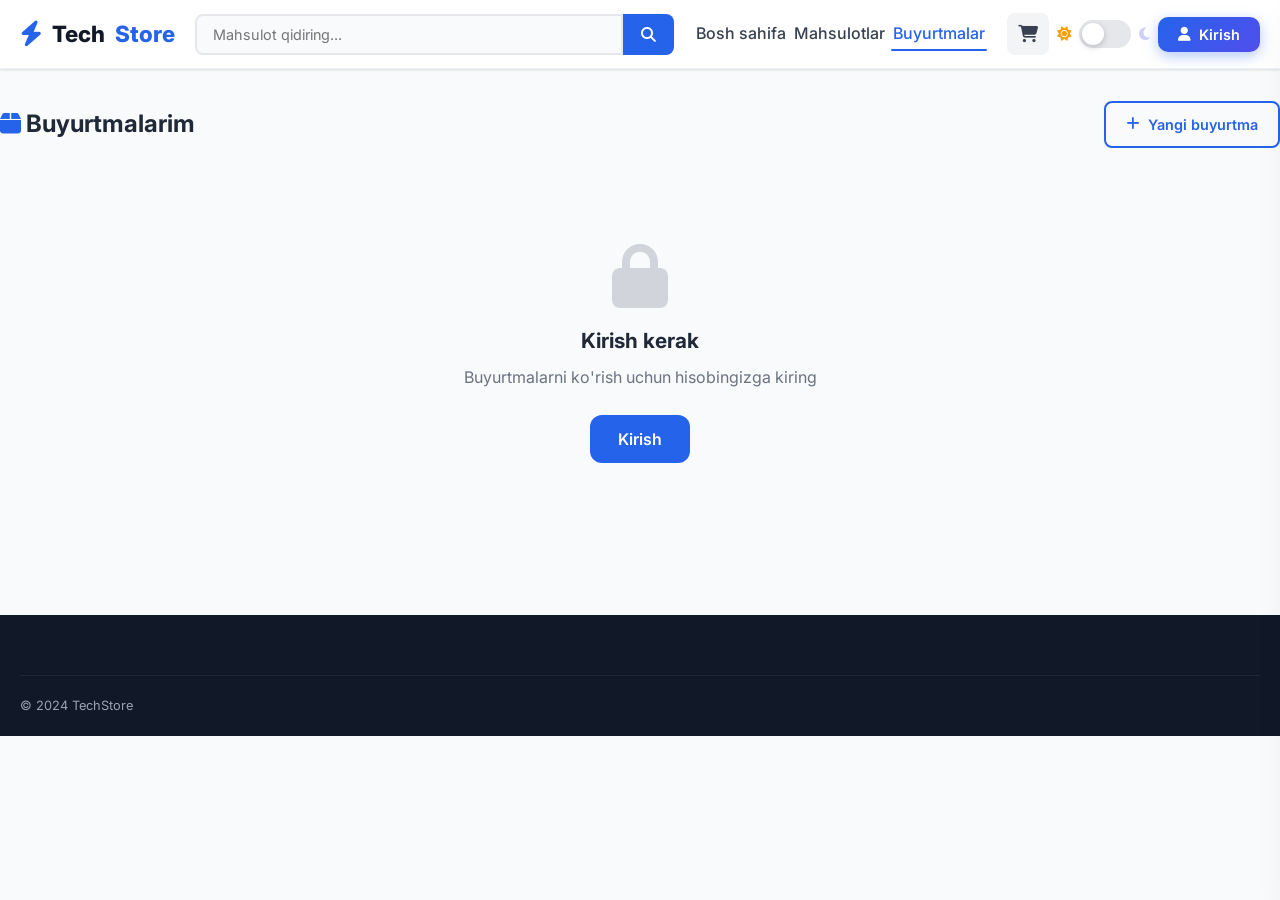
<file: orders.html>
<!DOCTYPE html>
<html lang="uz">
<head>
  <meta charset="UTF-8">
  <meta name="viewport" content="width=device-width, initial-scale=1.0">
  <title>Buyurtmalarim - TechStore</title>
  <link rel="stylesheet" href="https://cdnjs.cloudflare.com/ajax/libs/font-awesome/6.5.0/css/all.min.css">
  <link rel="stylesheet" href="css/style.css">
  <script src="js/theme.js"></script>
</head>
<body>

<header class="header">
  <div class="container">
    <div class="header-inner">
      <button class="menu-toggle" id="menu-toggle"><i class="fas fa-bars"></i></button>
      <a href="index.html" class="nav-logo"><i class="fas fa-bolt"></i><span>Tech</span>Store</a>
      <div class="search-bar">
        <form id="search-form">
          <input type="text" id="search-input" placeholder="Mahsulot qidiring...">
          <button type="submit"><i class="fas fa-search"></i></button>
        </form>
      </div>
      <nav class="nav-links" id="nav-links">
        <a href="index.html">Bosh sahifa</a>
        <a href="products.html">Mahsulotlar</a>
        <a href="orders.html" style="color:var(--primary)">Buyurtmalar</a>
      </nav>
      <div class="nav-actions">
        <button class="nav-icon-btn" id="cart-btn">
          <i class="fas fa-shopping-cart"></i>
          <span class="cart-badge" id="cart-badge" style="display:none">0</span>
        </button>
        <button class="btn btn-primary" id="login-btn"><i class="fas fa-user"></i> Kirish</button>
        <div class="user-menu" id="user-menu" style="display:none">
          <button class="user-menu-btn">
            <div class="avatar">U</div>
            <span id="user-name">User</span>
            <i class="fas fa-chevron-down" style="font-size:.7rem"></i>
          </button>
          <div class="dropdown">
            <a href="profile.html"><i class="fas fa-user"></i> Profil</a>
            <a href="orders.html"><i class="fas fa-box"></i> Buyurtmalarim</a>
            <button id="logout-btn"><i class="fas fa-sign-out-alt"></i> Chiqish</button>
          </div>
        </div>
      </div>
    </div>
  </div>
</header>

<div class="container orders-list">
  <div class="flex-between mb-4">
    <h1 style="font-size:1.5rem;font-weight:700"><i class="fas fa-box" style="color:var(--primary)"></i> Buyurtmalarim</h1>
    <a href="products.html" class="btn btn-outline"><i class="fas fa-plus"></i> Yangi buyurtma</a>
  </div>

  <div id="orders-container">
    <div class="loading-spinner"><i class="fas fa-spinner fa-spin"></i><p>Yuklanmoqda...</p></div>
  </div>
</div>

<footer class="footer" style="margin-top:40px">
  <div class="container">
    <div class="footer-bottom"><span>© 2024 TechStore</span></div>
  </div>
</footer>

<!-- CART SIDEBAR -->
<div class="cart-sidebar" id="cart-sidebar">
  <div class="cart-header">
    <h3><i class="fas fa-shopping-cart"></i> Savat</h3>
    <button class="cart-close" id="close-cart"><i class="fas fa-times"></i></button>
  </div>
  <div class="cart-items" id="cart-items-list"></div>
  <div class="cart-footer">
    <div class="cart-total-row"><span>Jami:</span><span id="cart-total">0 so'm</span></div>
    <button class="btn btn-primary btn-block btn-lg" onclick="window.location.href='checkout.html'">
      <i class="fas fa-lock"></i> Buyurtma berish
    </button>
  </div>
</div>
<div class="overlay" id="overlay"></div>

<!-- AUTH MODAL -->
<div class="modal" id="auth-modal">
  <div class="modal-backdrop" onclick="closeLoginModal()"></div>
  <div class="modal-box">
    <button class="modal-close" onclick="closeLoginModal()"><i class="fas fa-times"></i></button>
    <div class="modal-logo"><i class="fas fa-bolt"></i><h2>TechStore</h2></div>
    <div class="auth-tabs">
      <div class="auth-tab active" data-tab="login">Kirish</div>
      <div class="auth-tab" data-tab="register">Ro'yxatdan o'tish</div>
    </div>
    <form class="auth-form active" id="login-form">
      <div class="form-group"><label class="form-label">Email</label><input type="email" id="login-email" class="form-control" required></div>
      <div class="form-group"><label class="form-label">Parol</label><input type="password" id="login-password" class="form-control" required></div>
      <button type="submit" class="btn btn-primary btn-block btn-lg">Kirish</button>
    </form>
    <form class="auth-form" id="register-form">
      <div class="form-group"><label class="form-label">Ism</label><input type="text" id="reg-name" class="form-control" required></div>
      <div class="form-group"><label class="form-label">Email</label><input type="email" id="reg-email" class="form-control" required></div>
      <div class="form-group"><label class="form-label">Telefon</label><input type="tel" id="reg-phone" class="form-control"></div>
      <div class="form-group"><label class="form-label">Parol</label><input type="password" id="reg-password" class="form-control" required minlength="6"></div>
      <button type="submit" class="btn btn-primary btn-block btn-lg">Ro'yxatdan o'tish</button>
    </form>
  </div>
</div>

<div id="toast-container"></div>

<script src="js/api.js"></script>
<script src="js/cart.js"></script>
<script src="js/app.js"></script>
<script>
const statusLabels = {
  pending: 'Yangi', confirmed: 'Tasdiqlandi', processing: 'Tayyorlanmoqda',
  shipped: 'Yetkazilmoqda', delivered: 'Yetkazildi', cancelled: 'Bekor qilindi'
};
const payLabels = { pending: 'Kutilmoqda', paid: "To'langan", failed: 'Xatolik', refunded: 'Qaytarildi' };

async function loadOrders() {
  const container = document.getElementById('orders-container');
  if (!api.getUser()) {
    container.innerHTML = `
      <div class="empty-cart">
        <i class="fas fa-lock"></i>
        <h3>Kirish kerak</h3>
        <p>Buyurtmalarni ko'rish uchun hisobingizga kiring</p>
        <button class="btn btn-primary btn-lg" onclick="openLoginModal()">Kirish</button>
      </div>`;
    return;
  }
  try {
    const { orders } = await api.get('/orders/my');
    if (!orders.length) {
      container.innerHTML = `
        <div class="empty-cart">
          <i class="fas fa-box-open"></i>
          <h3>Buyurtmalar yo'q</h3>
          <p>Hali hech qanday buyurtma bermagansiz</p>
          <a href="products.html" class="btn btn-primary btn-lg">Xarid qilish</a>
        </div>`;
      return;
    }
    container.innerHTML = orders.map(o => `
      <div class="order-card">
        <div class="order-card-header">
          <div>
            <span class="order-number">${o.orderNumber}</span>
            <span class="order-date" style="margin-left:12px">${new Date(o.createdAt).toLocaleDateString('uz-UZ')}</span>
          </div>
          <div style="display:flex;gap:8px;align-items:center">
            <span class="status-badge status-${o.paymentStatus}">${payLabels[o.paymentStatus] || o.paymentStatus}</span>
            <span class="status-badge status-${o.orderStatus}">${statusLabels[o.orderStatus] || o.orderStatus}</span>
          </div>
        </div>
        <div class="order-card-body">
          <div class="order-items-preview">
            ${o.items.slice(0,4).map(i => `
              <img src="${i.image || 'https://via.placeholder.com/52x52'}" alt="${i.name}"
                   onerror="this.src='https://via.placeholder.com/52x52'">`).join('')}
            ${o.items.length > 4 ? `<div style="width:52px;height:52px;background:var(--gray-100);border-radius:var(--radius-sm);display:flex;align-items:center;justify-content:center;font-size:.8rem;color:var(--gray-500)">+${o.items.length-4}</div>` : ''}
          </div>
          <p style="font-size:.875rem;color:var(--gray-600)">${o.items.map(i => i.name).join(', ')}</p>
          <div class="order-footer">
            <span class="order-total">${formatPrice(o.total)}</span>
            <div style="display:flex;gap:8px">
              <span style="font-size:.8rem;color:var(--gray-500)">${o.paymentMethod === 'cash' ? 'Naqd pul' : o.paymentMethod}</span>
            </div>
          </div>
        </div>
      </div>`).join('');
  } catch (err) {
    container.innerHTML = `<div class="no-results"><i class="fas fa-exclamation-circle"></i><p>${err.message}</p></div>`;
  }
}

function formatPrice(p) { return new Intl.NumberFormat('uz-UZ').format(p) + " so'm"; }

document.addEventListener('DOMContentLoaded', () => {
  updateAuthUI();
  Cart.updateBadge();
  loadOrders();
  document.getElementById('login-form')?.addEventListener('submit', handleLogin);
  document.getElementById('register-form')?.addEventListener('submit', handleRegister);
  document.getElementById('login-btn')?.addEventListener('click', () => openLoginModal());
  document.getElementById('logout-btn')?.addEventListener('click', handleLogout);
  document.querySelectorAll('.auth-tab').forEach(t => t.addEventListener('click', () => switchAuthTab(t.dataset.tab)));
  document.getElementById('auth-modal')?.addEventListener('click', e => { if (e.target.id === 'auth-modal') closeLoginModal(); });
  document.getElementById('cart-btn')?.addEventListener('click', openCart);
  document.getElementById('close-cart')?.addEventListener('click', closeCart);
  document.getElementById('overlay')?.addEventListener('click', closeCart);
  document.getElementById('menu-toggle')?.addEventListener('click', toggleMobileMenu);
  document.getElementById('search-form')?.addEventListener('submit', e => {
    e.preventDefault();
    const q = document.getElementById('search-input').value.trim();
    if (q) window.location.href = `products.html?search=${encodeURIComponent(q)}`;
  });
});
</script>
</body>
</html>
</file>
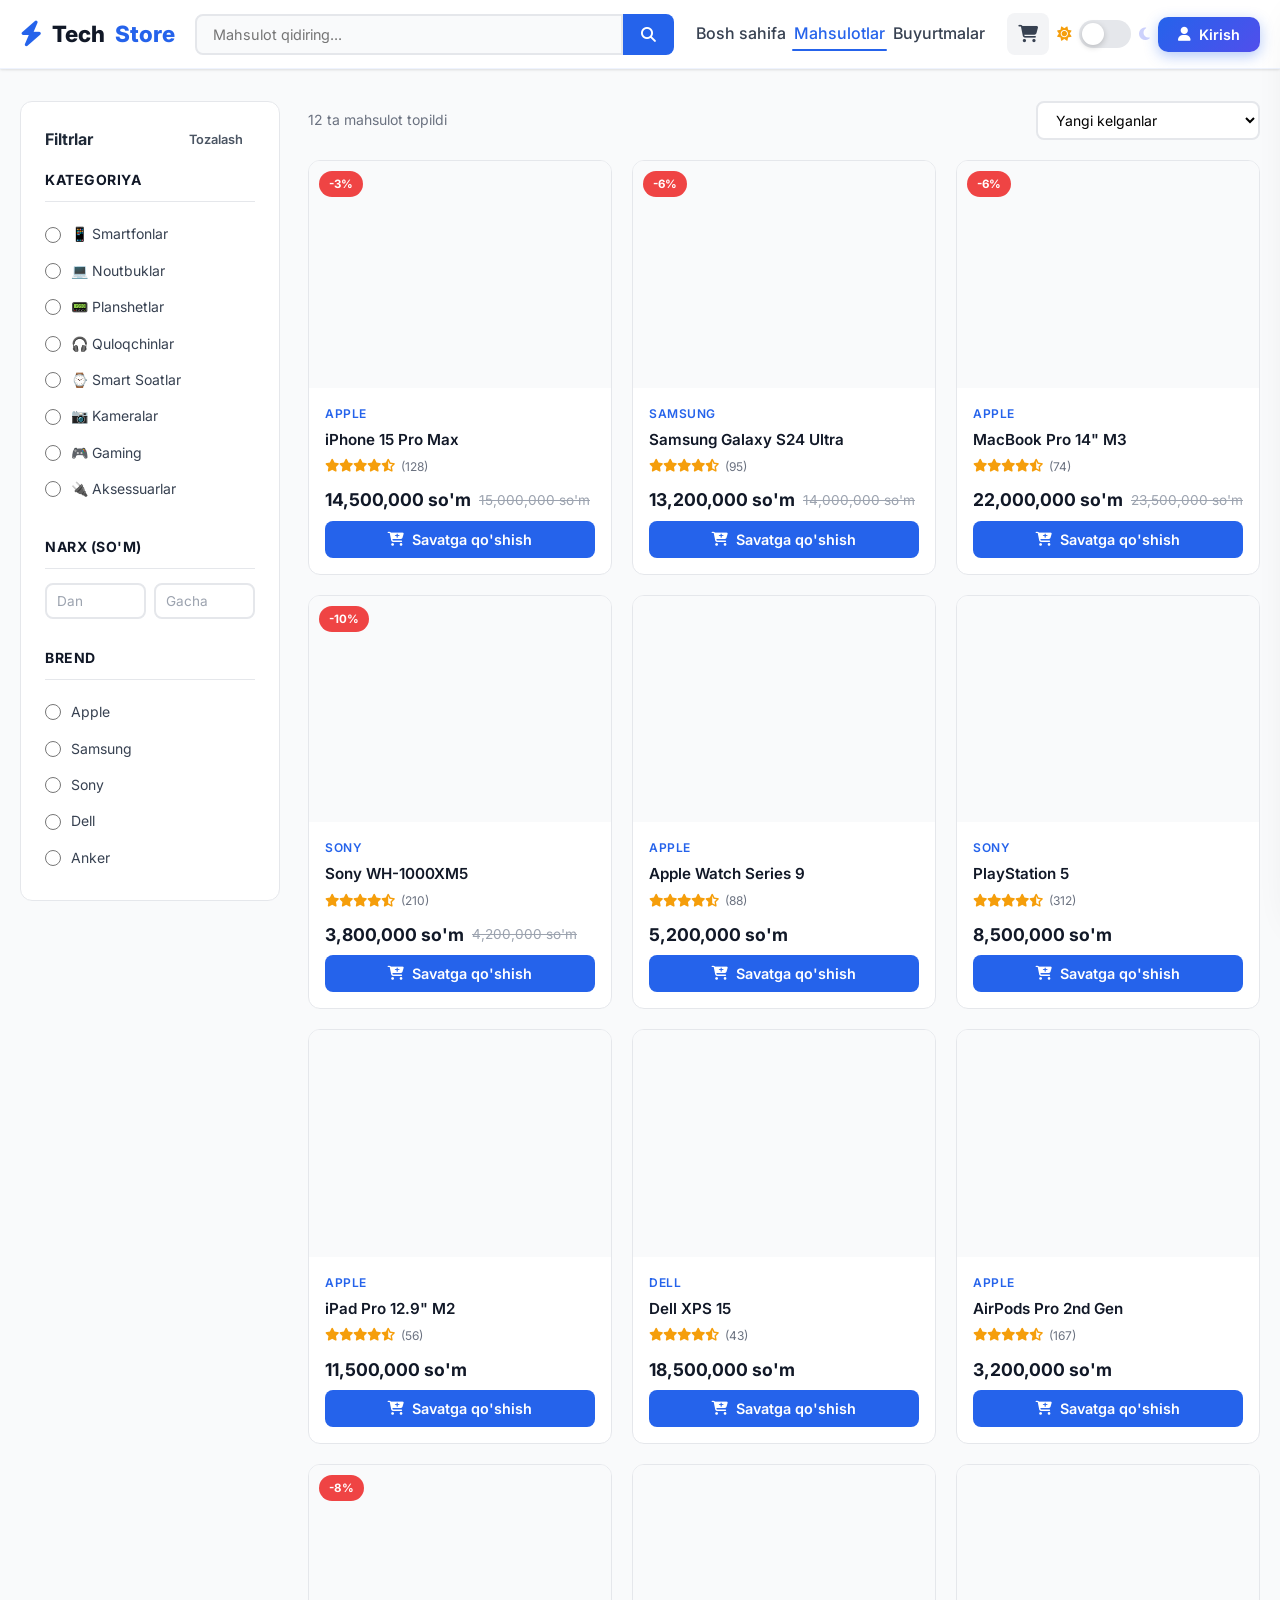
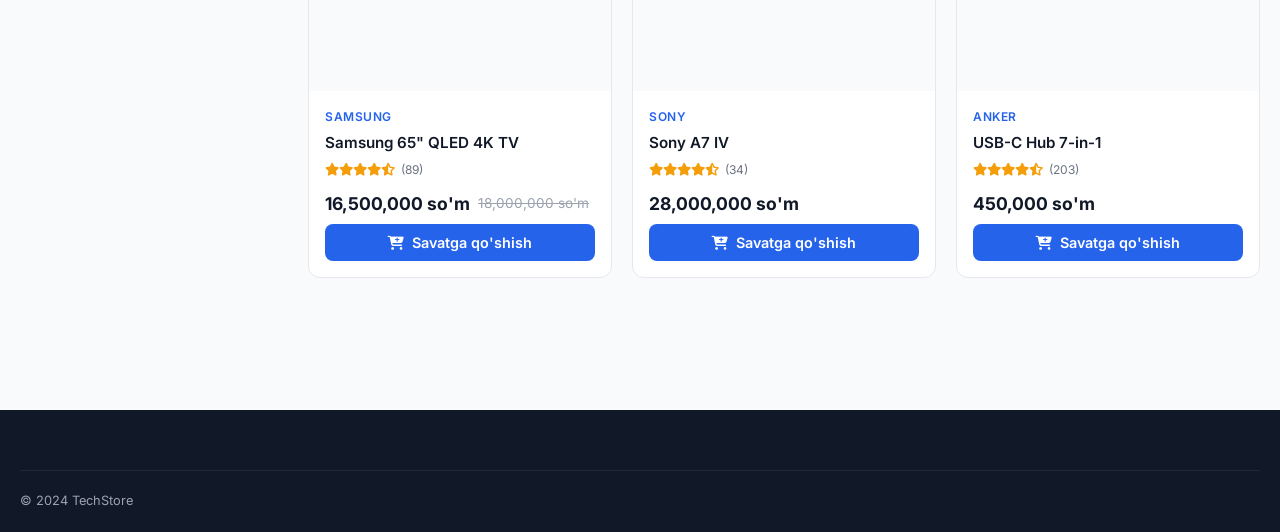
<file: products.html>
<!DOCTYPE html>
<html lang="uz">
<head>
  <meta charset="UTF-8">
  <meta name="viewport" content="width=device-width, initial-scale=1.0">
  <title>Mahsulotlar - TechStore</title>
  <link rel="stylesheet" href="https://cdnjs.cloudflare.com/ajax/libs/font-awesome/6.5.0/css/all.min.css">
  <link rel="stylesheet" href="css/style.css">
  <script src="js/theme.js"></script>
</head>
<body>

<header class="header">
  <div class="container">
    <div class="header-inner">
      <button class="menu-toggle" id="menu-toggle"><i class="fas fa-bars"></i></button>
      <a href="index.html" class="nav-logo"><i class="fas fa-bolt"></i><span>Tech</span>Store</a>
      <div class="search-bar">
        <form id="search-form">
          <input type="text" id="search-input" placeholder="Mahsulot qidiring...">
          <button type="submit"><i class="fas fa-search"></i></button>
        </form>
      </div>
      <nav class="nav-links" id="nav-links">
        <a href="index.html">Bosh sahifa</a>
        <a href="products.html" style="color:var(--primary)">Mahsulotlar</a>
        <a href="orders.html">Buyurtmalar</a>
        <a href="admin/index.html" id="admin-link" style="display:none;color:var(--primary)">Admin</a>
      </nav>
      <div class="nav-actions">
        <button class="nav-icon-btn" id="cart-btn">
          <i class="fas fa-shopping-cart"></i>
          <span class="cart-badge" id="cart-badge" style="display:none">0</span>
        </button>
        <button class="btn btn-primary" id="login-btn"><i class="fas fa-user"></i> Kirish</button>
        <div class="user-menu" id="user-menu" style="display:none">
          <button class="user-menu-btn">
            <div class="avatar">U</div>
            <span id="user-name">User</span>
            <i class="fas fa-chevron-down" style="font-size:.7rem"></i>
          </button>
          <div class="dropdown">
            <a href="profile.html"><i class="fas fa-user"></i> Profil</a>
            <a href="orders.html"><i class="fas fa-box"></i> Buyurtmalarim</a>
            <button id="logout-btn"><i class="fas fa-sign-out-alt"></i> Chiqish</button>
          </div>
        </div>
      </div>
    </div>
  </div>
</header>

<div class="container">
  <div class="products-layout">
    <!-- SIDEBAR -->
    <aside class="sidebar" id="sidebar">
      <div class="flex-between mb-4">
        <h3 style="font-size:1rem;font-weight:700">Filtrlar</h3>
        <button id="clear-filters" class="btn btn-ghost btn-sm">Tozalash</button>
      </div>

      <div class="sidebar-section">
        <div class="sidebar-title">Kategoriya</div>
        <div id="category-filters">
          <div class="loading-spinner" style="padding:20px"><i class="fas fa-spinner fa-spin"></i></div>
        </div>
      </div>

      <div class="sidebar-section">
        <div class="sidebar-title">Narx (so'm)</div>
        <div class="price-inputs">
          <input type="number" id="min-price" placeholder="Dan" class="form-control">
          <input type="number" id="max-price" placeholder="Gacha" class="form-control">
        </div>
      </div>

      <div class="sidebar-section">
        <div class="sidebar-title">Brend</div>
        <div id="brand-filters">
          <label class="filter-checkbox"><input type="radio" name="brand" value="Apple"> Apple</label>
          <label class="filter-checkbox"><input type="radio" name="brand" value="Samsung"> Samsung</label>
          <label class="filter-checkbox"><input type="radio" name="brand" value="Sony"> Sony</label>
          <label class="filter-checkbox"><input type="radio" name="brand" value="Dell"> Dell</label>
          <label class="filter-checkbox"><input type="radio" name="brand" value="Anker"> Anker</label>
        </div>
      </div>
    </aside>

    <!-- MAIN -->
    <main>
      <div class="products-toolbar">
        <div style="display:flex;align-items:center;gap:12px">
          <button class="btn btn-outline btn-sm filter-toggle" id="filter-toggle">
            <i class="fas fa-filter"></i> Filtr
          </button>
          <span class="results-count" id="results-count">Yuklanmoqda...</span>
        </div>
        <select class="sort-select" id="sort-select">
          <option value="newest">Yangi kelganlar</option>
          <option value="popular">Eng mashhur</option>
          <option value="price-asc">Narx: arzondan qimmatga</option>
          <option value="price-desc">Narx: qimmatdan arzonga</option>
          <option value="rating">Eng yuqori reyting</option>
        </select>
      </div>

      <div class="products-grid" id="products-grid">
        <div class="loading-spinner"><i class="fas fa-spinner fa-spin"></i><p>Yuklanmoqda...</p></div>
      </div>

      <div class="pagination" id="pagination"></div>
    </main>
  </div>
</div>

<footer class="footer" style="margin-top:60px">
  <div class="container">
    <div class="footer-bottom">
      <span>© 2024 TechStore</span>
    </div>
  </div>
</footer>

<!-- CART SIDEBAR -->
<div class="cart-sidebar" id="cart-sidebar">
  <div class="cart-header">
    <h3><i class="fas fa-shopping-cart"></i> Savat</h3>
    <button class="cart-close" id="close-cart"><i class="fas fa-times"></i></button>
  </div>
  <div class="cart-items" id="cart-items-list"></div>
  <div class="cart-footer">
    <div class="cart-total-row">
      <span>Jami:</span><span id="cart-total">0 so'm</span>
    </div>
    <button class="btn btn-primary btn-block btn-lg" id="checkout-btn">
      <i class="fas fa-lock"></i> Buyurtma berish
    </button>
  </div>
</div>
<div class="overlay" id="overlay"></div>

<!-- AUTH MODAL -->
<div class="modal" id="auth-modal">
  <div class="modal-backdrop" onclick="closeLoginModal()"></div>
  <div class="modal-box">
    <button class="modal-close" onclick="closeLoginModal()"><i class="fas fa-times"></i></button>
    <div class="modal-logo"><i class="fas fa-bolt"></i><h2>TechStore</h2></div>
    <div class="auth-tabs">
      <div class="auth-tab active" data-tab="login">Kirish</div>
      <div class="auth-tab" data-tab="register">Ro'yxatdan o'tish</div>
    </div>
    <form class="auth-form active" id="login-form">
      <div class="form-group"><label class="form-label">Email</label><input type="email" id="login-email" class="form-control" placeholder="email@example.com" required></div>
      <div class="form-group"><label class="form-label">Parol</label><input type="password" id="login-password" class="form-control" placeholder="Parolingiz" required></div>
      <button type="submit" class="btn btn-primary btn-block btn-lg">Kirish</button>
    </form>
    <form class="auth-form" id="register-form">
      <div class="form-group"><label class="form-label">Ism</label><input type="text" id="reg-name" class="form-control" required></div>
      <div class="form-group"><label class="form-label">Email</label><input type="email" id="reg-email" class="form-control" required></div>
      <div class="form-group"><label class="form-label">Telefon</label><input type="tel" id="reg-phone" class="form-control"></div>
      <div class="form-group"><label class="form-label">Parol</label><input type="password" id="reg-password" class="form-control" required minlength="6"></div>
      <button type="submit" class="btn btn-primary btn-block btn-lg">Ro'yxatdan o'tish</button>
    </form>
  </div>
</div>

<div id="toast-container"></div>

<script src="js/api.js"></script>
<script src="js/cart.js"></script>
<script src="js/animations.js"></script>
<script src="js/app.js"></script>
<script src="js/products.js"></script>
<script>
  // Brand filter
  document.querySelectorAll('#brand-filters input').forEach(inp => {
    inp.addEventListener('change', () => {
      currentFilters.brand = inp.value;
      currentFilters.page = 1;
      fetchProducts(currentFilters);
    });
  });
</script>
</body>
</html>
</file>
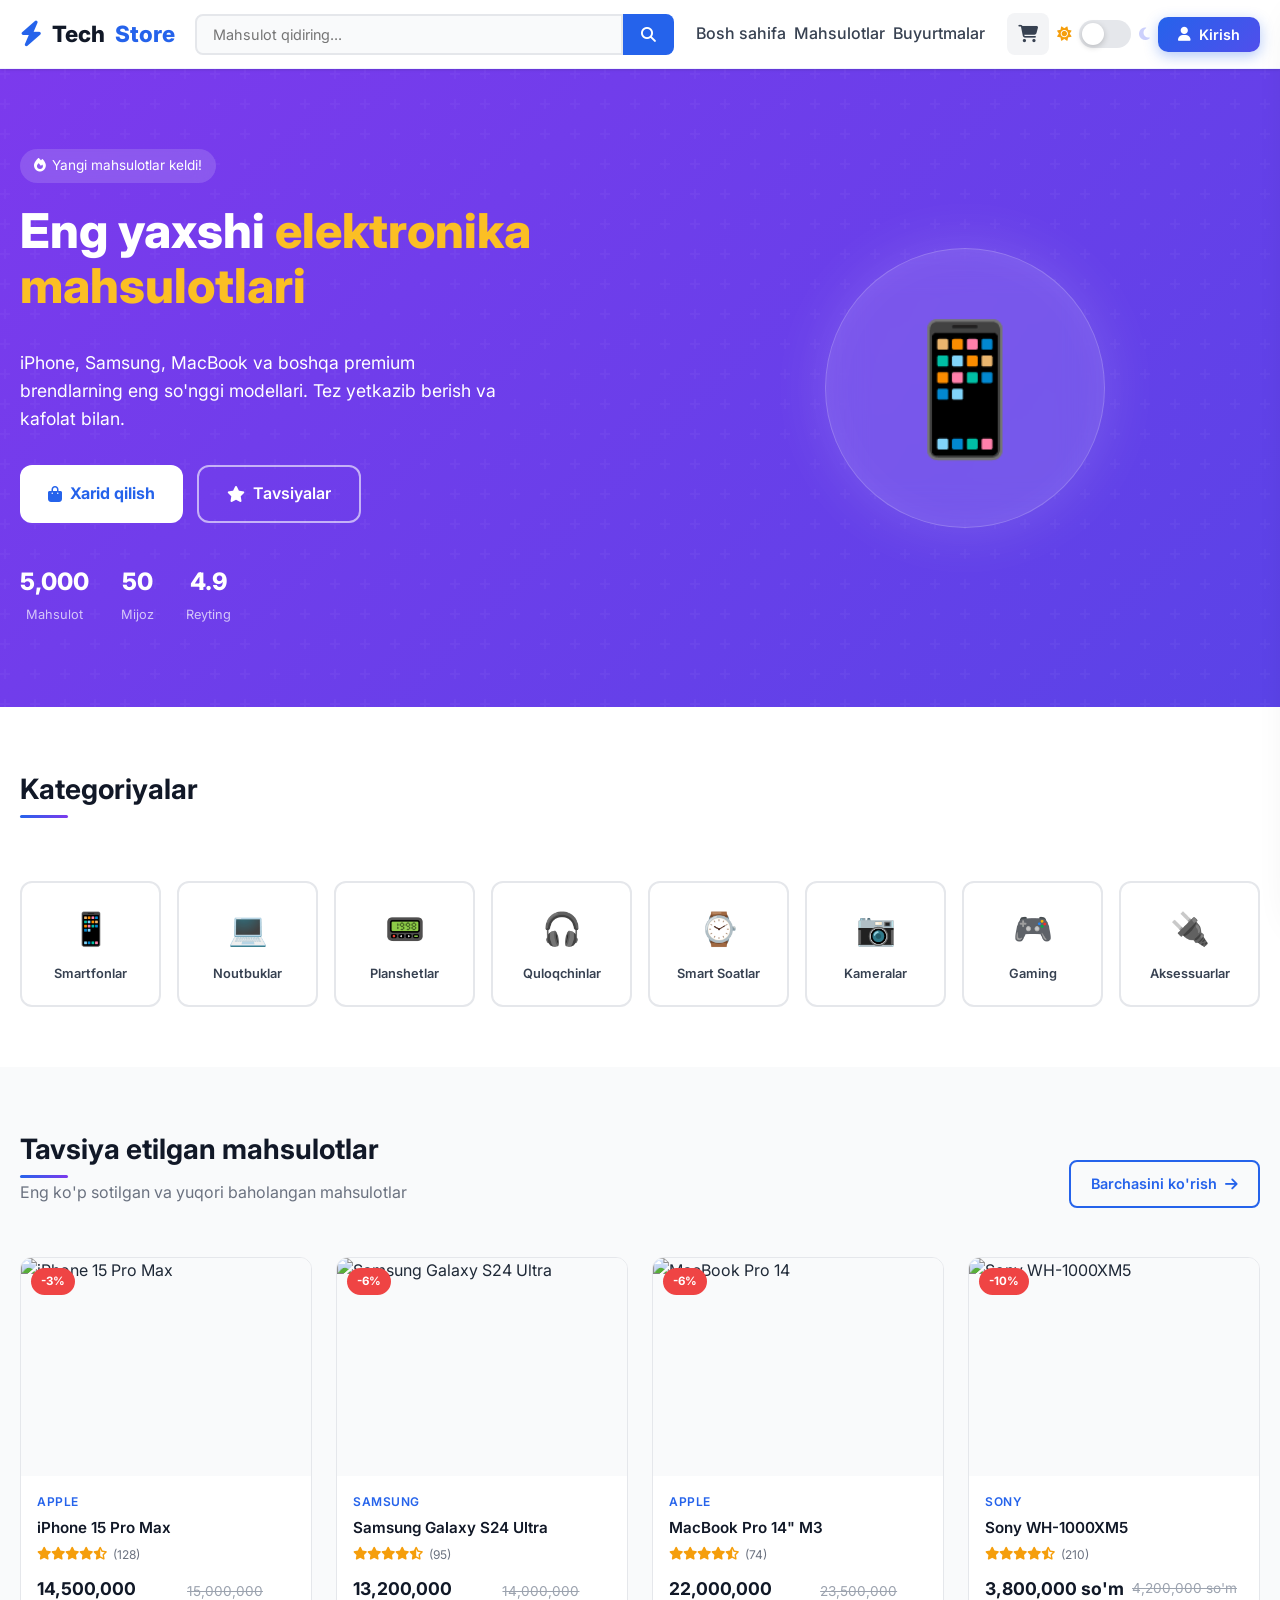
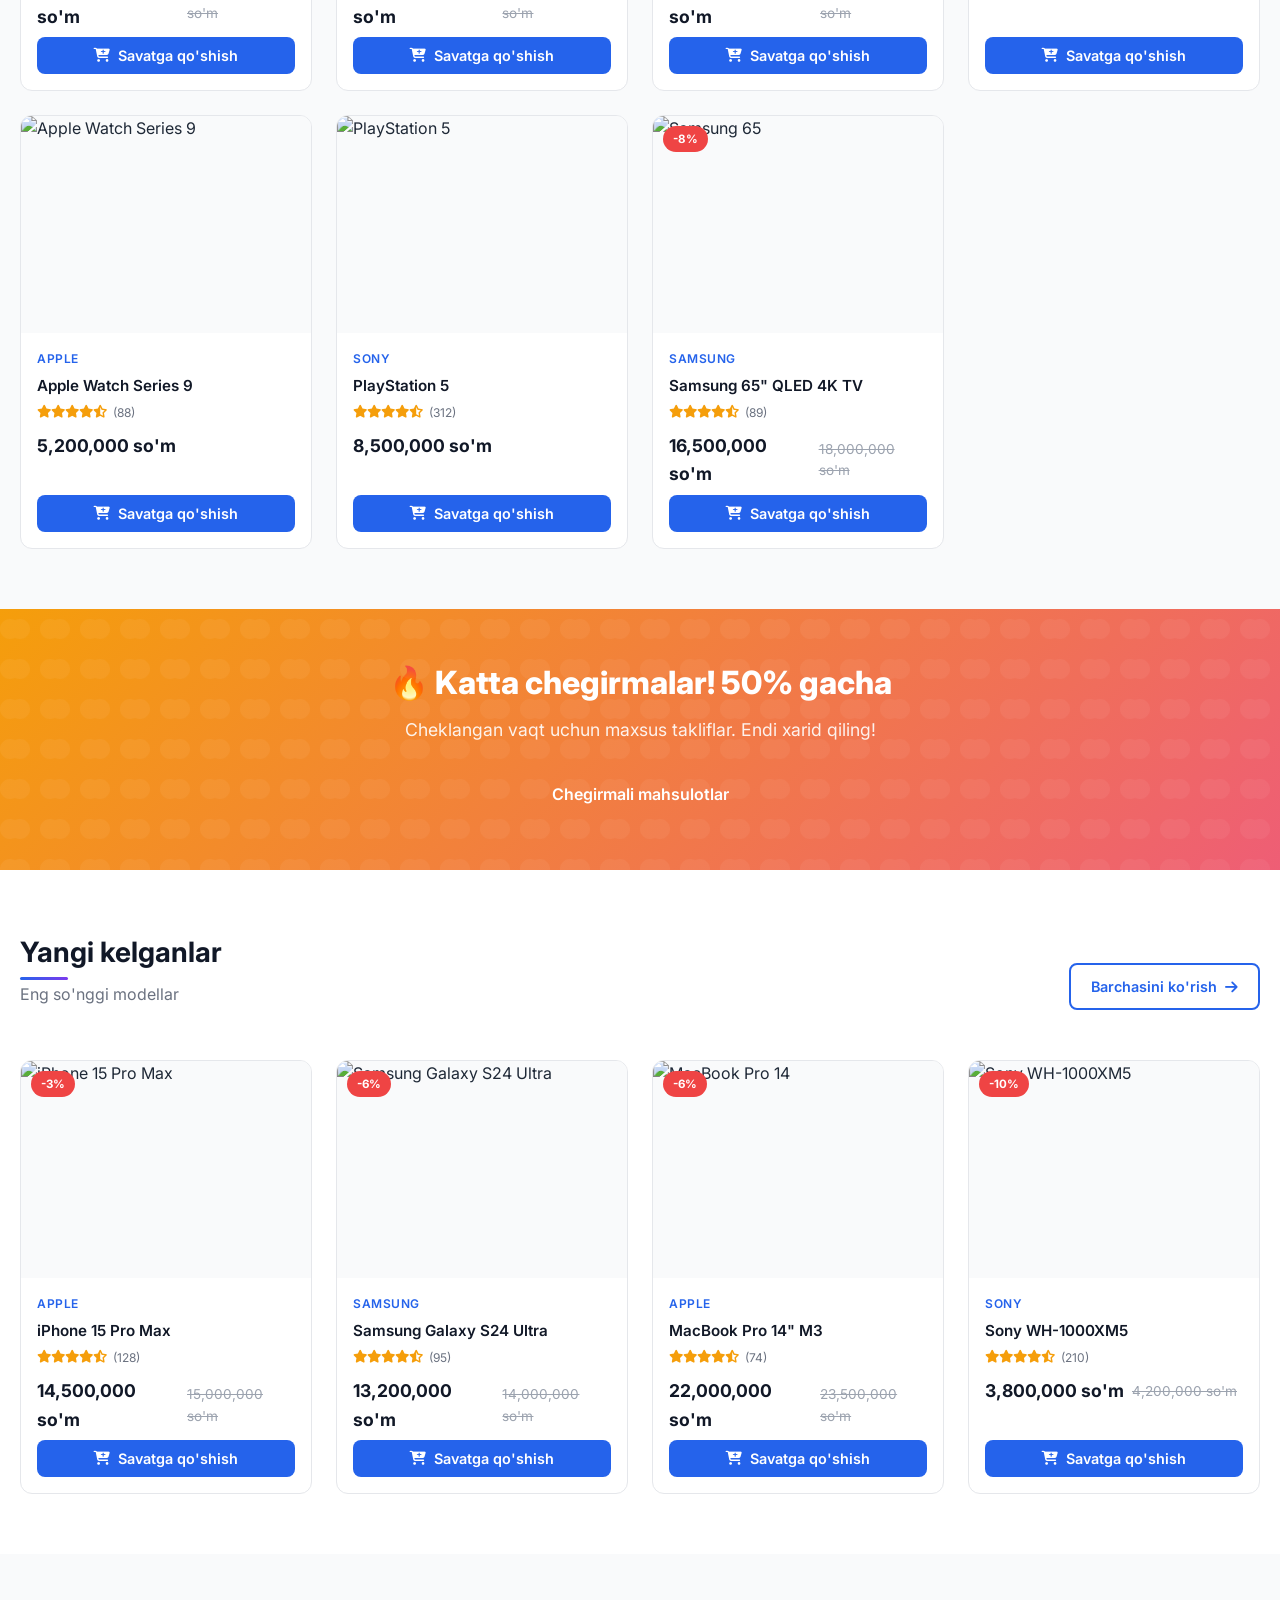
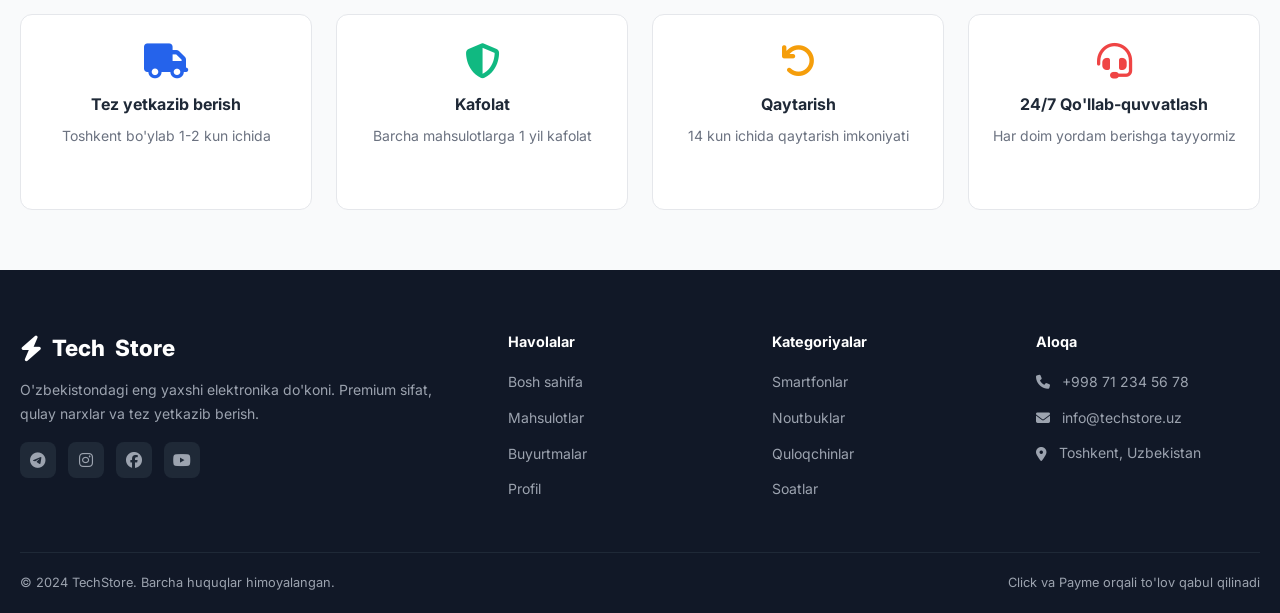
<file: admin/categories.html>
<!DOCTYPE html>
<html lang="uz">
<head>
  <meta charset="UTF-8">
  <meta name="viewport" content="width=device-width, initial-scale=1.0">
  <title>Kategoriyalar - Admin TechStore</title>
  <link rel="stylesheet" href="https://cdnjs.cloudflare.com/ajax/libs/font-awesome/6.5.0/css/all.min.css">
  <link rel="stylesheet" href="../css/style.css">
  <script src="../js/theme.js"></script>
</head>
<body>

<div class="admin-layout">
  <aside class="admin-sidebar">
    <div class="admin-sidebar-logo">
      <a href="../index.html" class="nav-logo"><i class="fas fa-bolt"></i><span style="color:var(--white)">Tech</span>Store</a>
      <div style="font-size:.7rem;color:var(--gray-500);margin-top:4px">Admin Panel</div>
    </div>
    <nav class="admin-nav">
      <a href="index.html" class="admin-nav-item"><i class="fas fa-chart-line"></i> Dashboard</a>
      <a href="products.html" class="admin-nav-item"><i class="fas fa-box"></i> Mahsulotlar</a>
      <a href="categories.html" class="admin-nav-item active"><i class="fas fa-tags"></i> Kategoriyalar</a>
      <a href="orders.html" class="admin-nav-item"><i class="fas fa-shopping-bag"></i> Buyurtmalar</a>
      <a href="users.html" class="admin-nav-item"><i class="fas fa-users"></i> Foydalanuvchilar</a>
      <a href="profile.html" class="admin-nav-item"><i class="fas fa-user-circle"></i> Profil</a>
      <a href="../index.html" class="admin-nav-item"><i class="fas fa-store"></i> Do'konga qaytish</a>
    </nav>
    <div class="admin-sidebar-footer">
      <div class="admin-user-info">
        <div class="avatar">A</div>
        <div><strong id="admin-name">Admin</strong><small>Administrator</small></div>
      </div>
      <button class="btn btn-ghost btn-sm btn-block" id="admin-logout" style="color:var(--gray-400)">
        <i class="fas fa-sign-out-alt"></i> Chiqish
      </button>
    </div>
  </aside>

  <main class="admin-main">
    <div class="admin-topbar">
      <h1>Kategoriyalar</h1>
      <div class="theme-toggle-wrap">
        <i class="fas fa-sun sun-icon"></i>
        <button class="theme-toggle" id="theme-toggle" title="Tungi/Kunduzgi rejim"></button>
        <i class="fas fa-moon moon-icon"></i>
      </div>
    </div>

    <div class="admin-content">
      <div class="admin-toolbar">
        <div style="color:var(--gray-600)">
          <i class="fas fa-info-circle"></i> Kategoriyalarni boshqaring
        </div>
        <button class="btn btn-primary" id="add-category-btn">
          <i class="fas fa-plus"></i> Kategoriya qo'shish
        </button>
      </div>

      <div class="admin-card">
        <div class="admin-card-body">
          <table class="data-table">
            <thead>
              <tr>
                <th>Icon</th>
                <th>Nomi</th>
                <th>Slug</th>
                <th>Tartib</th>
                <th>Status</th>
                <th>Amallar</th>
              </tr>
            </thead>
            <tbody id="categories-tbody">
              <tr><td colspan="6" style="text-align:center;padding:40px;color:var(--gray-400)"><i class="fas fa-spinner fa-spin"></i> Yuklanmoqda...</td></tr>
            </tbody>
          </table>
        </div>
      </div>
    </div>
  </main>
</div>

<!-- CATEGORY MODAL -->
<div class="admin-modal" id="category-modal">
  <div class="admin-modal-backdrop" onclick="document.getElementById('category-modal').classList.remove('active')"></div>
  <div class="admin-modal-box" style="max-width:500px">
    <h3 id="category-modal-title">Kategoriya qo'shish</h3>
    <form id="category-form">
      <div class="form-group">
        <label class="form-label">Nomi *</label>
        <input type="text" id="cat-name" class="form-control" required placeholder="Smartfonlar">
      </div>
      <div class="form-group">
        <label class="form-label">Slug *</label>
        <input type="text" id="cat-slug" class="form-control" required placeholder="smartphones">
      </div>
      <div class="form-group">
        <label class="form-label">Icon (emoji) *</label>
        <input type="text" id="cat-icon" class="form-control" required placeholder="📱" maxlength="2">
      </div>
      <div class="form-group">
        <label class="form-label">Tartib raqami</label>
        <input type="number" id="cat-order" class="form-control" value="1" min="1">
      </div>
      <div style="display:flex;gap:12px;justify-content:flex-end;margin-top:8px">
        <button type="button" class="btn btn-ghost" id="close-category-modal">Bekor qilish</button>
        <button type="submit" class="btn btn-primary"><i class="fas fa-save"></i> Saqlash</button>
      </div>
    </form>
  </div>
</div>

<div id="toast-container"></div>

<script src="../js/api.js"></script>
<script src="../js/cart.js"></script>
<script>
  function formatPrice(p) { return new Intl.NumberFormat('uz-UZ').format(p) + " so'm"; }
  function showToast(msg, type='success') {
    const c = document.getElementById('toast-container');
    const t = document.createElement('div');
    t.className = `toast toast-${type}`;
    t.innerHTML = `<i class="fas fa-${type==='success'?'check-circle':'times-circle'}"></i><span>${msg}</span>`;
    c.appendChild(t);
    setTimeout(() => t.classList.add('show'), 10);
    setTimeout(() => { t.classList.remove('show'); setTimeout(() => t.remove(), 300); }, 3000);
  }
</script>
<script src="../js/admin.js"></script>
</body>
</html>
</file>
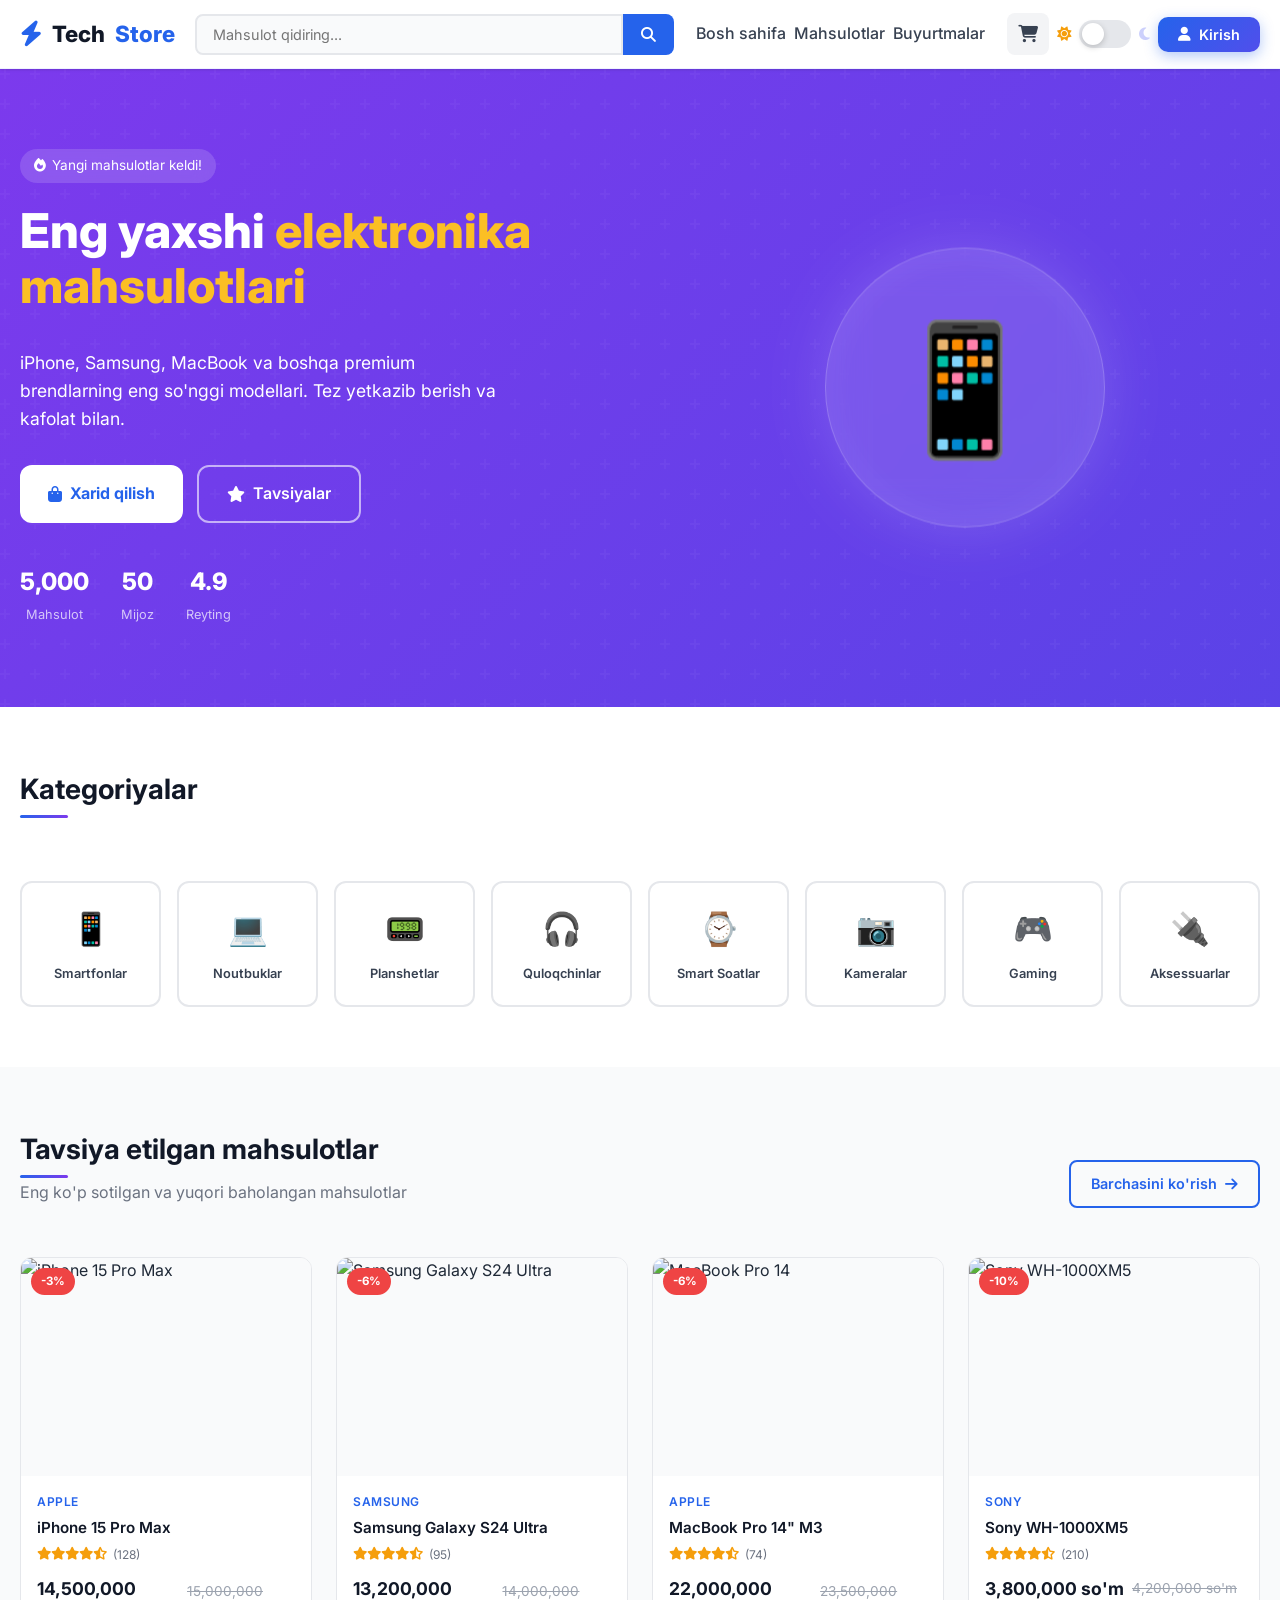
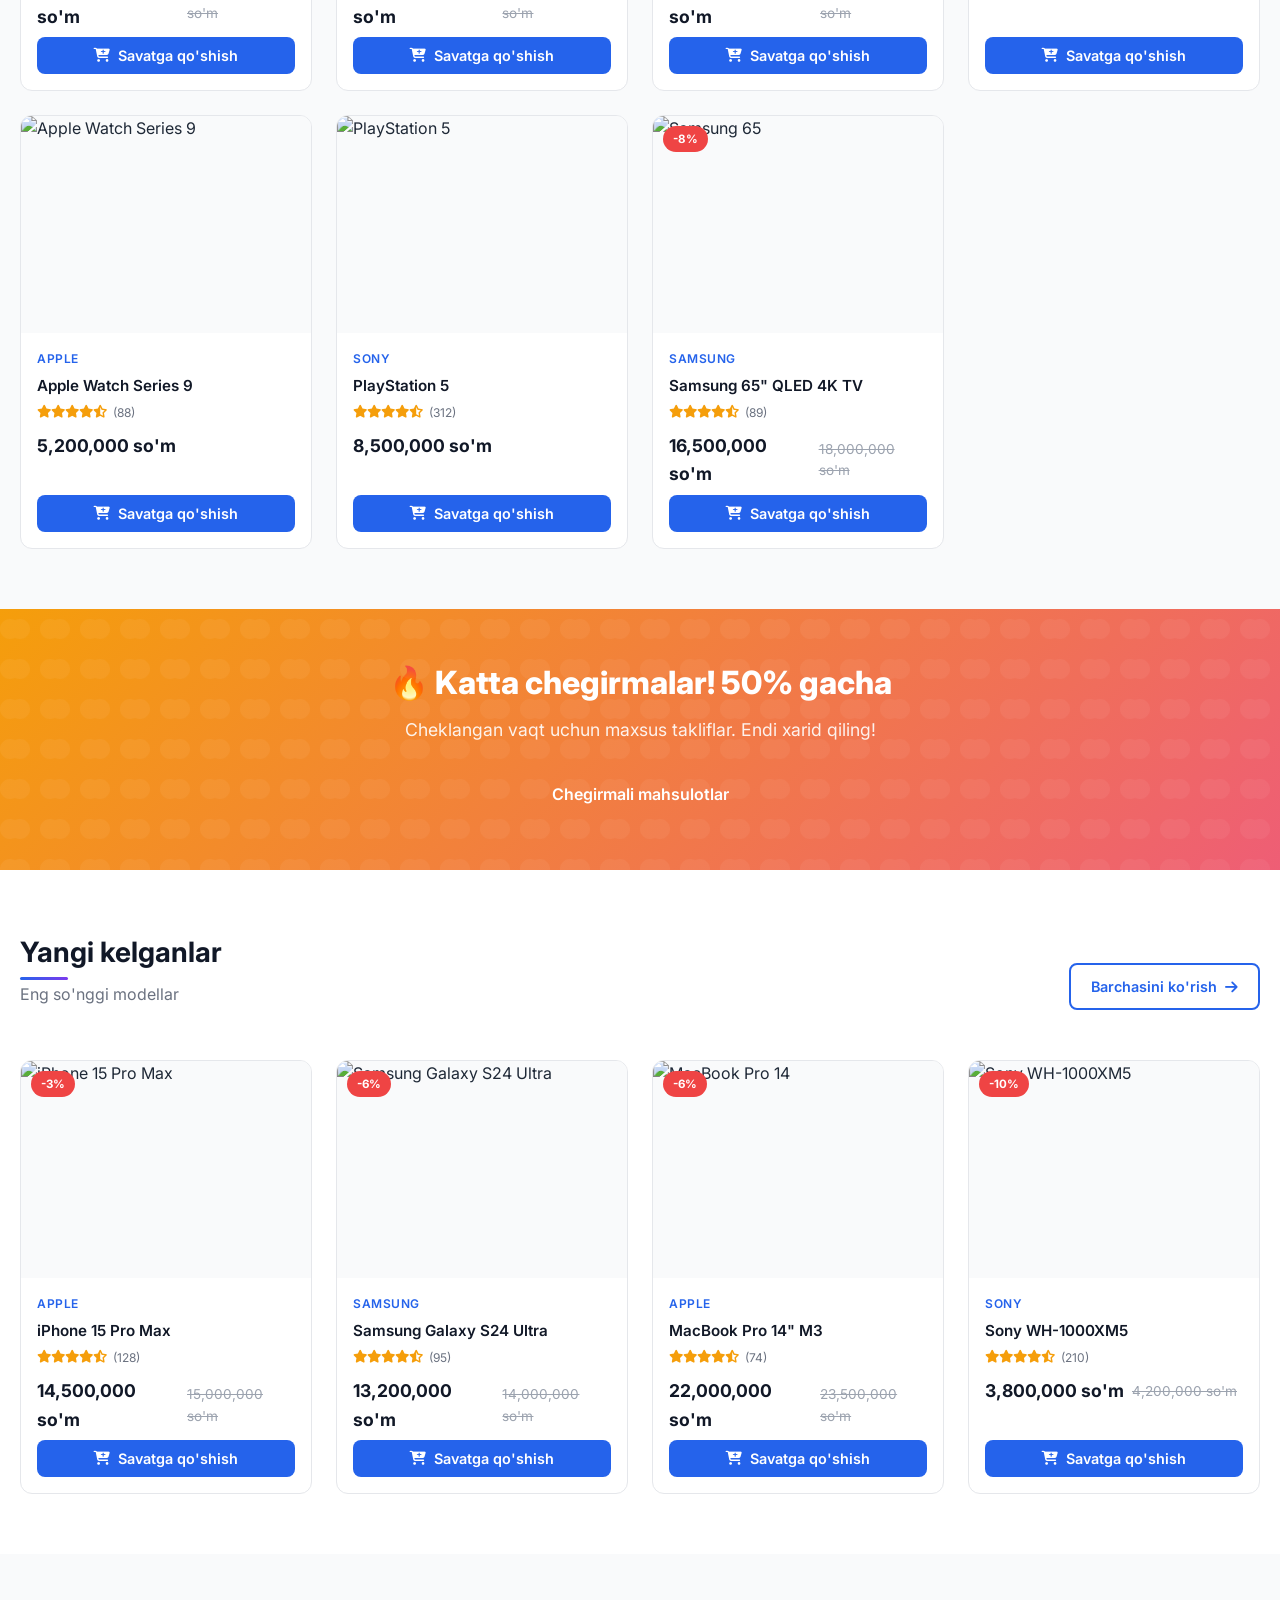
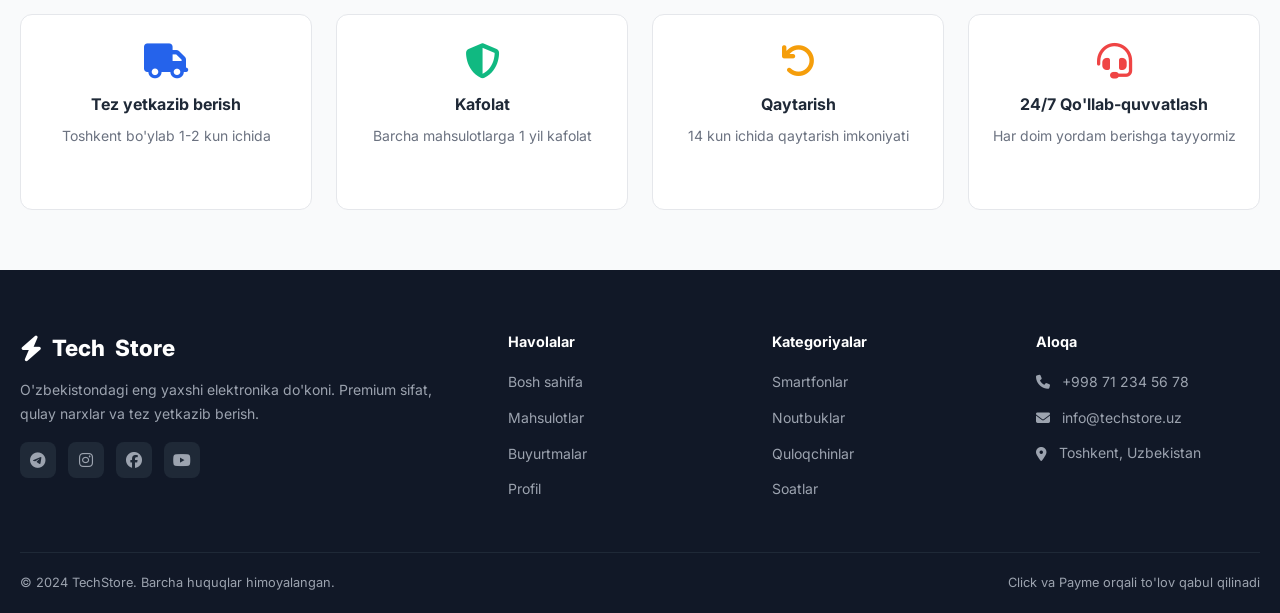
<file: admin/profile.html>
<!DOCTYPE html>
<html lang="uz">
<head>
  <meta charset="UTF-8">
  <meta name="viewport" content="width=device-width, initial-scale=1.0">
  <title>Profil - Admin TechStore</title>
  <link rel="stylesheet" href="https://cdnjs.cloudflare.com/ajax/libs/font-awesome/6.5.0/css/all.min.css">
  <link rel="stylesheet" href="../css/style.css">
  <script src="../js/theme.js"></script>
</head>
<body>

<div class="admin-layout">
  <aside class="admin-sidebar">
    <div class="admin-sidebar-logo">
      <a href="../index.html" class="nav-logo"><i class="fas fa-bolt"></i><span style="color:var(--white)">Tech</span>Store</a>
      <div style="font-size:.7rem;color:var(--gray-500);margin-top:4px">Admin Panel</div>
    </div>
    <nav class="admin-nav">
      <a href="index.html" class="admin-nav-item"><i class="fas fa-chart-line"></i> Dashboard</a>
      <a href="products.html" class="admin-nav-item"><i class="fas fa-box"></i> Mahsulotlar</a>
      <a href="categories.html" class="admin-nav-item"><i class="fas fa-tags"></i> Kategoriyalar</a>
      <a href="orders.html" class="admin-nav-item"><i class="fas fa-shopping-bag"></i> Buyurtmalar</a>
      <a href="users.html" class="admin-nav-item"><i class="fas fa-users"></i> Foydalanuvchilar</a>
      <a href="profile.html" class="admin-nav-item active"><i class="fas fa-user-circle"></i> Profil</a>
      <a href="../index.html" class="admin-nav-item"><i class="fas fa-store"></i> Do'konga qaytish</a>
    </nav>
    <div class="admin-sidebar-footer">
      <div class="admin-user-info">
        <div class="avatar">A</div>
        <div><strong id="admin-name">Admin</strong><small>Administrator</small></div>
      </div>
      <button class="btn btn-ghost btn-sm btn-block" id="admin-logout" style="color:var(--gray-400)">
        <i class="fas fa-sign-out-alt"></i> Chiqish
      </button>
    </div>
  </aside>

  <main class="admin-main">
    <div class="admin-topbar">
      <h1>Profil</h1>
      <div class="theme-toggle-wrap">
        <i class="fas fa-sun sun-icon"></i>
        <button class="theme-toggle" id="theme-toggle" title="Tungi/Kunduzgi rejim"></button>
        <i class="fas fa-moon moon-icon"></i>
      </div>
    </div>

    <div class="admin-content">
      <div class="grid-2" style="gap:24px">
        <!-- Profile Info Card -->
        <div class="admin-card">
          <div class="admin-card-header">
            <h3><i class="fas fa-user" style="color:var(--primary)"></i> Profil ma'lumotlari</h3>
          </div>
          <div class="admin-card-body">
            <div style="text-align:center;padding:20px 0">
              <div class="profile-avatar-large" id="profile-avatar">A</div>
              <h2 id="profile-name" style="margin:16px 0 4px">Admin User</h2>
              <p style="color:var(--gray-500)" id="profile-email">admin@techstore.uz</p>
              <span class="role-badge role-admin" style="margin-top:8px;display:inline-block">Administrator</span>
            </div>
            
            <div style="border-top:1px solid var(--gray-200);padding-top:20px;margin-top:20px">
              <div class="profile-info-row">
                <span class="profile-info-label"><i class="fas fa-phone"></i> Telefon:</span>
                <span class="profile-info-value" id="profile-phone">-</span>
              </div>
              <div class="profile-info-row">
                <span class="profile-info-label"><i class="fas fa-calendar"></i> Ro'yxatdan o'tgan:</span>
                <span class="profile-info-value" id="profile-created">-</span>
              </div>
              <div class="profile-info-row">
                <span class="profile-info-label"><i class="fas fa-clock"></i> Oxirgi yangilanish:</span>
                <span class="profile-info-value" id="profile-updated">-</span>
              </div>
              <div class="profile-info-row">
                <span class="profile-info-label"><i class="fas fa-shield-alt"></i> Status:</span>
                <span class="profile-info-value"><span class="status-badge status-paid">Faol</span></span>
              </div>
            </div>

            <button class="btn btn-primary btn-block" style="margin-top:20px" onclick="openEditProfile()">
              <i class="fas fa-edit"></i> Profilni tahrirlash
            </button>
          </div>
        </div>

        <!-- Change Password Card -->
        <div class="admin-card">
          <div class="admin-card-header">
            <h3><i class="fas fa-lock" style="color:var(--warning)"></i> Parolni o'zgartirish</h3>
          </div>
          <div class="admin-card-body">
            <form id="change-password-form">
              <div class="form-group">
                <label class="form-label">Joriy parol</label>
                <div class="input-icon">
                  <i class="fas fa-lock"></i>
                  <input type="password" id="current-password" class="form-control" required>
                </div>
              </div>
              <div class="form-group">
                <label class="form-label">Yangi parol</label>
                <div class="input-icon">
                  <i class="fas fa-key"></i>
                  <input type="password" id="new-password" class="form-control" required minlength="6">
                </div>
                <small style="color:var(--gray-500)">Kamida 6 ta belgi</small>
              </div>
              <div class="form-group">
                <label class="form-label">Yangi parolni tasdiqlang</label>
                <div class="input-icon">
                  <i class="fas fa-key"></i>
                  <input type="password" id="confirm-password" class="form-control" required minlength="6">
                </div>
              </div>
              <button type="submit" class="btn btn-warning btn-block">
                <i class="fas fa-save"></i> Parolni o'zgartirish
              </button>
            </form>
          </div>
        </div>
      </div>

      <!-- Activity Stats -->
      <div class="admin-card" style="margin-top:24px">
        <div class="admin-card-header">
          <h3><i class="fas fa-chart-pie" style="color:var(--success)"></i> Faoliyat statistikasi</h3>
        </div>
        <div class="admin-card-body">
          <div class="stats-grid" style="grid-template-columns:repeat(4,1fr)">
            <div class="stat-card">
              <div class="stat-icon blue"><i class="fas fa-box"></i></div>
              <div class="stat-info">
                <label>Qo'shilgan mahsulotlar</label>
                <strong id="stat-products-added">0</strong>
              </div>
            </div>
            <div class="stat-card">
              <div class="stat-icon green"><i class="fas fa-check-circle"></i></div>
              <div class="stat-info">
                <label>Tasdiqlangan buyurtmalar</label>
                <strong id="stat-orders-confirmed">0</strong>
              </div>
            </div>
            <div class="stat-card">
              <div class="stat-icon yellow"><i class="fas fa-users"></i></div>
              <div class="stat-info">
                <label>Jami foydalanuvchilar</label>
                <strong id="stat-total-users">0</strong>
              </div>
            </div>
            <div class="stat-card">
              <div class="stat-icon purple"><i class="fas fa-calendar"></i></div>
              <div class="stat-info">
                <label>Bugungi buyurtmalar</label>
                <strong id="stat-today-orders">0</strong>
              </div>
            </div>
          </div>
        </div>
      </div>
    </div>
  </main>
</div>

<!-- Edit Profile Modal -->
<div class="admin-modal" id="edit-profile-modal">
  <div class="admin-modal-backdrop" onclick="closeEditProfile()"></div>
  <div class="admin-modal-box" style="max-width:500px">
    <h3>Profilni tahrirlash</h3>
    <form id="edit-profile-form">
      <div class="form-group">
        <label class="form-label">Ism Familiya *</label>
        <input type="text" id="edit-name" class="form-control" required>
      </div>
      <div class="form-group">
        <label class="form-label">Email *</label>
        <input type="email" id="edit-email" class="form-control" required>
      </div>
      <div class="form-group">
        <label class="form-label">Telefon</label>
        <input type="tel" id="edit-phone" class="form-control" placeholder="+998 90 123 45 67">
      </div>
      <div style="display:flex;gap:12px;justify-content:flex-end;margin-top:8px">
        <button type="button" class="btn btn-ghost" onclick="closeEditProfile()">Bekor qilish</button>
        <button type="submit" class="btn btn-primary"><i class="fas fa-save"></i> Saqlash</button>
      </div>
    </form>
  </div>
</div>

<div id="toast-container"></div>

<script src="../js/api.js"></script>
<script src="../js/cart.js"></script>
<script>
  function formatPrice(p) { return new Intl.NumberFormat('uz-UZ').format(p) + " so'm"; }
  function showToast(msg, type='success') {
    const c = document.getElementById('toast-container');
    const t = document.createElement('div');
    t.className = `toast toast-${type}`;
    t.innerHTML = `<i class="fas fa-${type==='success'?'check-circle':'times-circle'}"></i><span>${msg}</span>`;
    c.appendChild(t);
    setTimeout(() => t.classList.add('show'), 10);
    setTimeout(() => { t.classList.remove('show'); setTimeout(() => t.remove(), 300); }, 3000);
  }

  // Load profile
  async function loadProfile() {
    try {
      const { user } = await api.get('/auth/me');
      
      // Update profile info
      document.getElementById('profile-name').textContent = user.name;
      document.getElementById('profile-email').textContent = user.email;
      document.getElementById('profile-phone').textContent = user.phone || '-';
      document.getElementById('profile-created').textContent = new Date(user.createdAt).toLocaleDateString('uz-UZ');
      document.getElementById('profile-updated').textContent = new Date(user.updatedAt).toLocaleDateString('uz-UZ');
      
      // Update avatar
      const avatar = user.name[0].toUpperCase();
      document.getElementById('profile-avatar').textContent = avatar;
      document.getElementById('admin-name').textContent = user.name;

      // Load stats
      loadStats();
    } catch (err) {
      showToast(err.message, 'error');
    }
  }

  async function loadStats() {
    try {
      const data = await api.get('/admin/stats');
      document.getElementById('stat-products-added').textContent = data.totalProducts || 0;
      document.getElementById('stat-orders-confirmed').textContent = data.totalOrders || 0;
      document.getElementById('stat-total-users').textContent = data.totalUsers || 0;
      
      // Today's orders (mock for now)
      document.getElementById('stat-today-orders').textContent = Math.floor(Math.random() * 10);
    } catch (err) {
      console.error('Stats error:', err);
    }
  }

  function openEditProfile() {
    const user = api.getUser();
    document.getElementById('edit-name').value = user.name;
    document.getElementById('edit-email').value = user.email;
    document.getElementById('edit-phone').value = user.phone || '';
    document.getElementById('edit-profile-modal').classList.add('active');
  }

  function closeEditProfile() {
    document.getElementById('edit-profile-modal').classList.remove('active');
  }

  async function handleEditProfile(e) {
    e.preventDefault();
    const btn = e.target.querySelector('button[type=submit]');
    const name = document.getElementById('edit-name').value;
    const phone = document.getElementById('edit-phone').value;
    
    try {
      btn.disabled = true;
      const { user } = await api.put('/auth/profile', { name, phone });
      
      // Update local storage
      api.setAuth(api.getToken(), user);
      
      showToast('Profil yangilandi');
      closeEditProfile();
      loadProfile();
    } catch (err) {
      showToast(err.message, 'error');
    } finally {
      btn.disabled = false;
    }
  }

  async function handleChangePassword(e) {
    e.preventDefault();
    const btn = e.target.querySelector('button[type=submit]');
    const currentPassword = document.getElementById('current-password').value;
    const newPassword = document.getElementById('new-password').value;
    const confirmPassword = document.getElementById('confirm-password').value;

    if (newPassword !== confirmPassword) {
      showToast('Yangi parollar mos kelmadi', 'error');
      return;
    }

    try {
      btn.disabled = true;
      await api.put('/auth/change-password', { currentPassword, newPassword });
      showToast('Parol muvaffaqiyatli o\'zgartirildi');
      e.target.reset();
    } catch (err) {
      showToast(err.message, 'error');
    } finally {
      btn.disabled = false;
    }
  }

  function adminLogout() {
    api.clearAuth();
    window.location.href = '../index.html';
  }

  // Init
  document.addEventListener('DOMContentLoaded', () => {
    const user = api.getUser();
    if (!user || user.role !== 'admin') {
      window.location.href = '../index.html';
      return;
    }

    loadProfile();

    document.getElementById('theme-toggle')?.addEventListener('click', () => {
      if (window.Theme) Theme.toggle();
    });

    document.getElementById('edit-profile-form')?.addEventListener('submit', handleEditProfile);
    document.getElementById('change-password-form')?.addEventListener('submit', handleChangePassword);
    document.getElementById('admin-logout')?.addEventListener('click', adminLogout);
  });
</script>
</body>
</html>
</file>
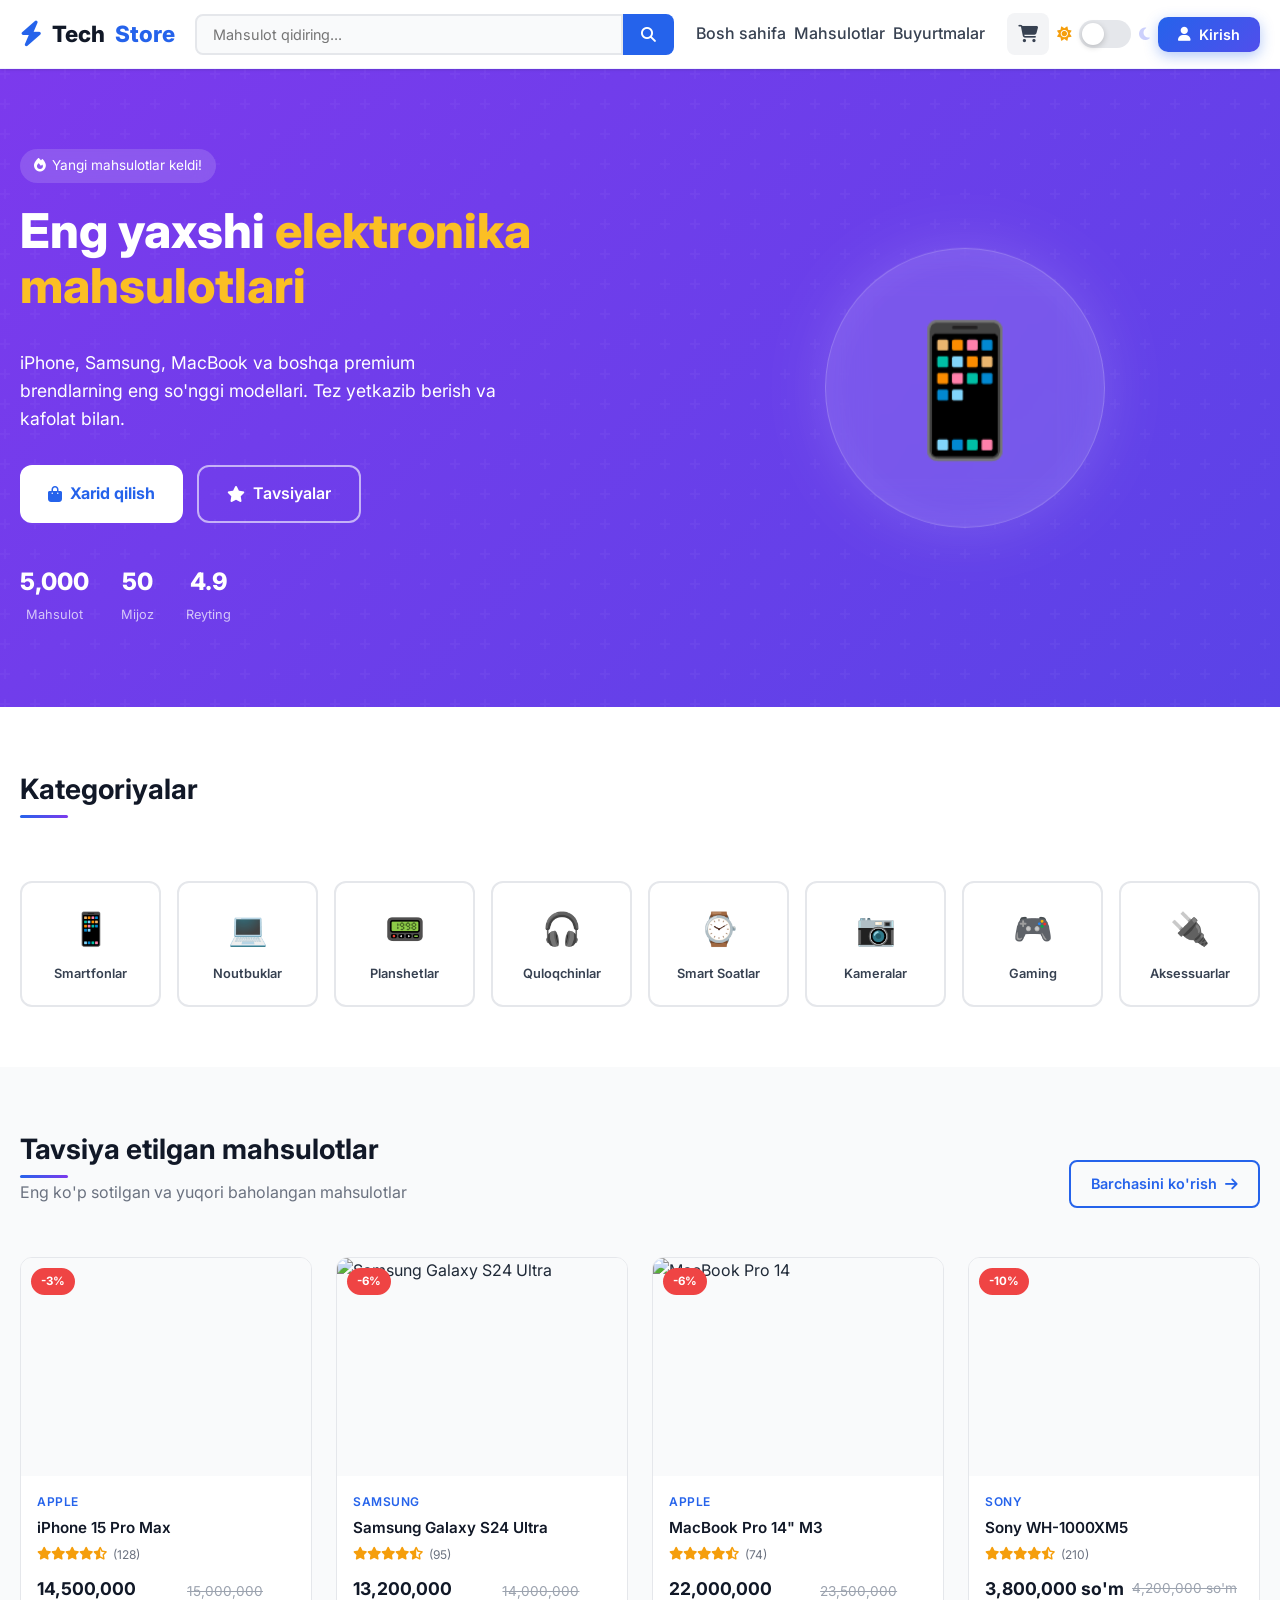
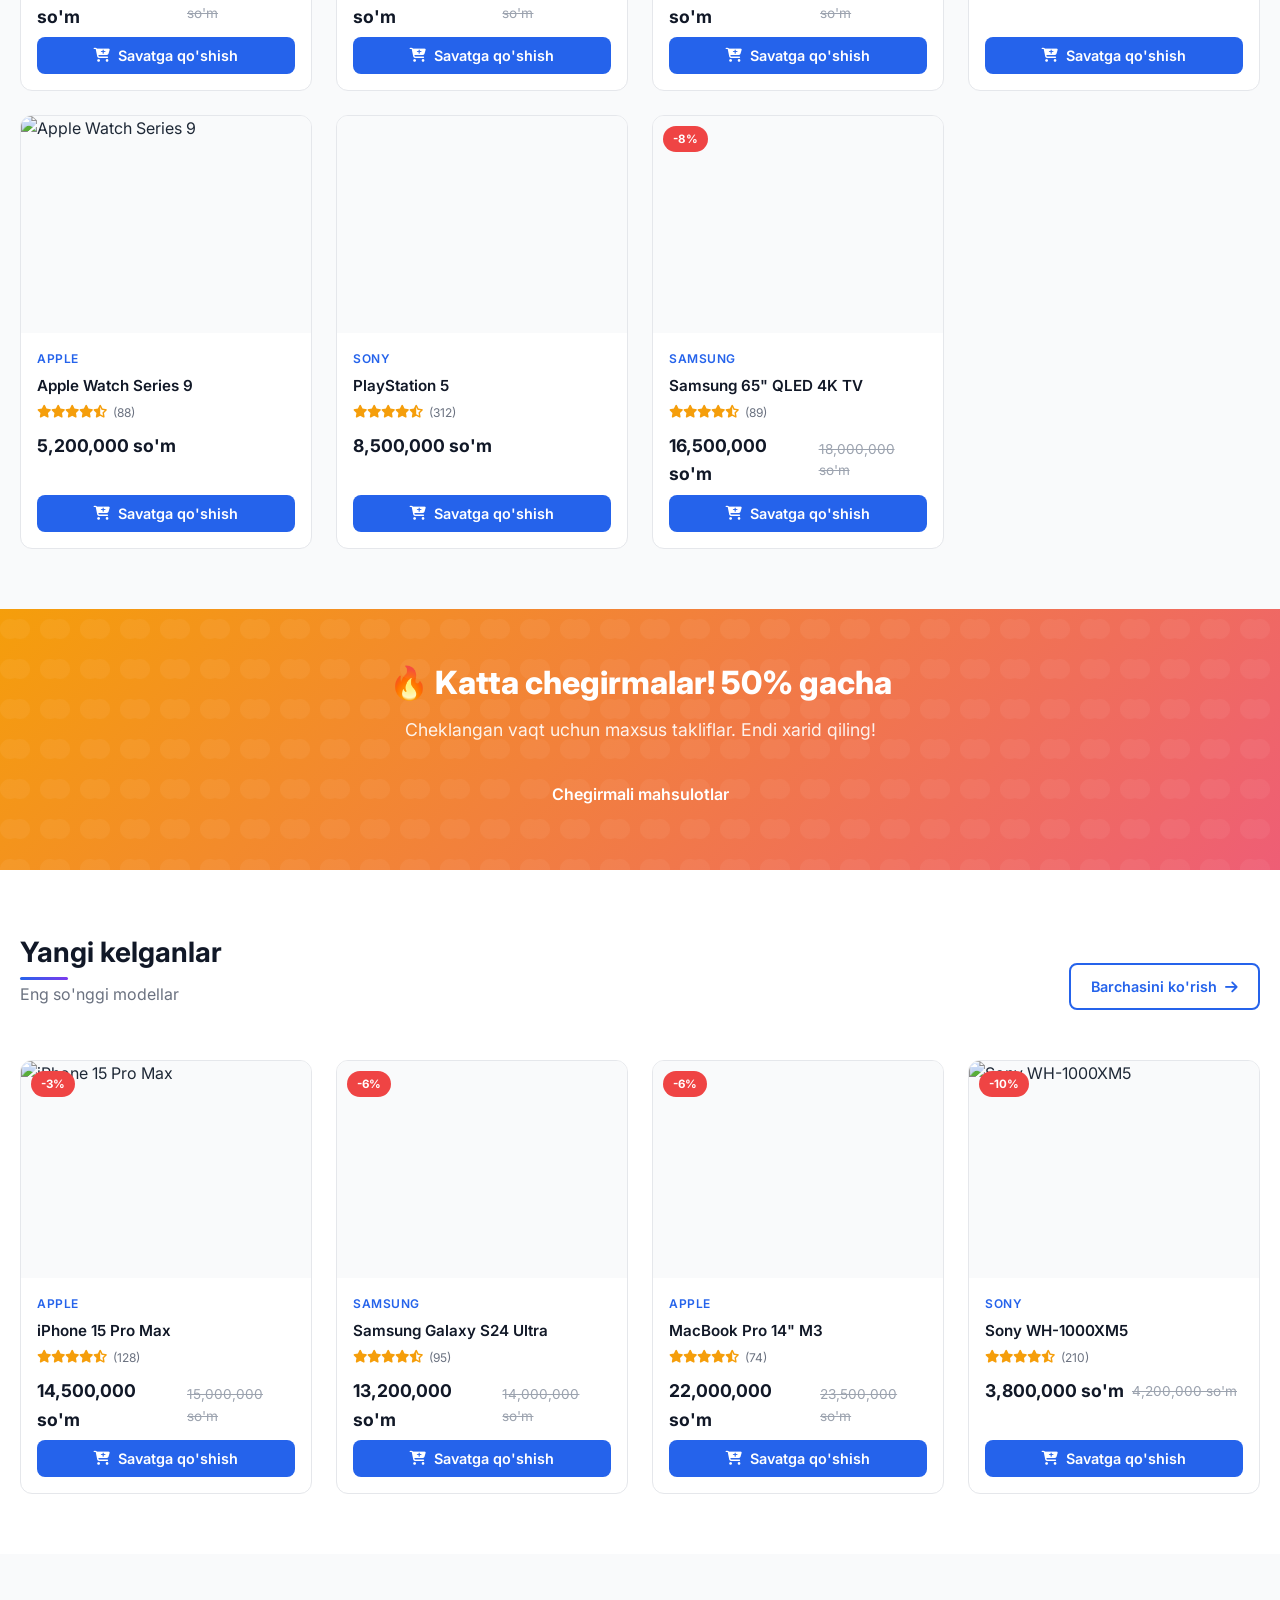
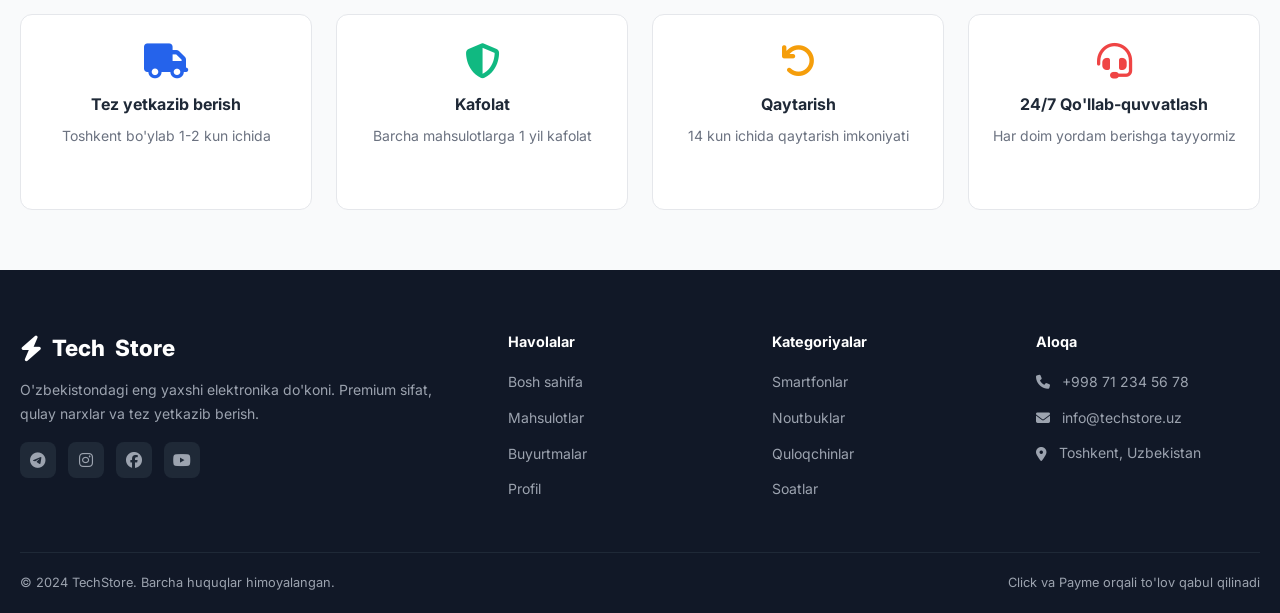
<file: admin/users.html>
<!DOCTYPE html>
<html lang="uz">
<head>
  <meta charset="UTF-8">
  <meta name="viewport" content="width=device-width, initial-scale=1.0">
  <title>Foydalanuvchilar - Admin TechStore</title>
  <link rel="stylesheet" href="https://cdnjs.cloudflare.com/ajax/libs/font-awesome/6.5.0/css/all.min.css">
  <link rel="stylesheet" href="../css/style.css">
  <script src="../js/theme.js"></script>
</head>
<body>

<div class="admin-layout">
  <aside class="admin-sidebar">
    <div class="admin-sidebar-logo">
      <a href="../index.html" class="nav-logo"><i class="fas fa-bolt"></i><span style="color:var(--white)">Tech</span>Store</a>
      <div style="font-size:.7rem;color:var(--gray-500);margin-top:4px">Admin Panel</div>
    </div>
    <nav class="admin-nav">
      <a href="index.html" class="admin-nav-item"><i class="fas fa-chart-line"></i> Dashboard</a>
      <a href="products.html" class="admin-nav-item"><i class="fas fa-box"></i> Mahsulotlar</a>
      <a href="categories.html" class="admin-nav-item"><i class="fas fa-tags"></i> Kategoriyalar</a>
      <a href="orders.html" class="admin-nav-item"><i class="fas fa-shopping-bag"></i> Buyurtmalar</a>
      <a href="users.html" class="admin-nav-item active"><i class="fas fa-users"></i> Foydalanuvchilar</a>
      <a href="profile.html" class="admin-nav-item"><i class="fas fa-user-circle"></i> Profil</a>
      <a href="../index.html" class="admin-nav-item"><i class="fas fa-store"></i> Do'konga qaytish</a>
    </nav>
    <div class="admin-sidebar-footer">
      <div class="admin-user-info">
        <div class="avatar">A</div>
        <div><strong id="admin-name">Admin</strong><small>Administrator</small></div>
      </div>
      <button class="btn btn-ghost btn-sm btn-block" id="admin-logout" style="color:var(--gray-400)">
        <i class="fas fa-sign-out-alt"></i> Chiqish
      </button>
    </div>
  </aside>

  <main class="admin-main">
    <div class="admin-topbar">
      <h1>Foydalanuvchilar</h1>
      <div class="theme-toggle-wrap">
        <i class="fas fa-sun sun-icon"></i>
        <button class="theme-toggle" id="theme-toggle" title="Tungi/Kunduzgi rejim"></button>
        <i class="fas fa-moon moon-icon"></i>
      </div>
    </div>

    <div class="admin-content">
      <div class="admin-toolbar">
        <input type="text" id="user-search" class="form-control" placeholder="Foydalanuvchi qidirish..." style="width:300px">
      </div>

      <div class="admin-card">
        <div class="admin-card-body">
          <table class="data-table">
            <thead>
              <tr>
                <th>Foydalanuvchi</th>
                <th>Telefon</th>
                <th>Rol</th>
                <th>Status</th>
                <th>Ro'yxatdan o'tgan</th>
                <th>Amallar</th>
              </tr>
            </thead>
            <tbody id="users-tbody">
              <tr><td colspan="6" style="text-align:center;padding:40px;color:var(--gray-400)"><i class="fas fa-spinner fa-spin"></i> Yuklanmoqda...</td></tr>
            </tbody>
          </table>
        </div>
      </div>
    </div>
  </main>
</div>

<div id="toast-container"></div>

<script src="../js/api.js"></script>
<script src="../js/cart.js"></script>
<script>
  function formatPrice(p) { return new Intl.NumberFormat('uz-UZ').format(p) + " so'm"; }
  function showToast(msg, type='success') {
    const c = document.getElementById('toast-container');
    const t = document.createElement('div');
    t.className = `toast toast-${type}`;
    t.innerHTML = `<i class="fas fa-${type==='success'?'check-circle':'times-circle'}"></i><span>${msg}</span>`;
    c.appendChild(t);
    setTimeout(() => t.classList.add('show'), 10);
    setTimeout(() => { t.classList.remove('show'); setTimeout(() => t.remove(), 300); }, 3000);
  }
</script>
<script src="../js/admin.js"></script>
</body>
</html>
</file>
<file: css/style.css>
@import url('https://fonts.googleapis.com/css2?family=Inter:wght@300;400;500;600;700;800&display=swap');

/* ─── VARIABLES ─────────────────────────────────────────────────────────────── */
:root {
  --primary: #2563eb;
  --primary-dark: #1d4ed8;
  --primary-light: #dbeafe;
  --secondary: #f59e0b;
  --success: #10b981;
  --danger: #ef4444;
  --warning: #f59e0b;
  --info: #06b6d4;
  --dark: #0f172a;
  --gray-900: #111827;
  --gray-800: #1f2937;
  --gray-700: #374151;
  --gray-600: #4b5563;
  --gray-500: #6b7280;
  --gray-400: #9ca3af;
  --gray-300: #d1d5db;
  --gray-200: #e5e7eb;
  --gray-100: #f3f4f6;
  --gray-50: #f9fafb;
  --white: #ffffff;
  --radius: 12px;
  --radius-sm: 8px;
  --radius-lg: 20px;
  --shadow: 0 1px 3px rgba(0,0,0,.08), 0 1px 2px rgba(0,0,0,.05);
  --shadow-md: 0 4px 12px rgba(0,0,0,.08);
  --shadow-lg: 0 10px 30px rgba(0,0,0,.1);
  --shadow-xl: 0 20px 40px rgba(0,0,0,.12);
  --transition: all .2s ease;
  --font: 'Inter', -apple-system, BlinkMacSystemFont, sans-serif;
}

/* ─── RESET ──────────────────────────────────────────────────────────────────── */
*, *::before, *::after { box-sizing: border-box; margin: 0; padding: 0; }
html { scroll-behavior: smooth; }
body { font-family: var(--font); color: var(--gray-800); background: var(--gray-50); line-height: 1.6; -webkit-font-smoothing: antialiased; }
a { text-decoration: none; color: inherit; }
img { max-width: 100%; display: block; }
button { cursor: pointer; font-family: inherit; border: none; outline: none; }
input, select, textarea { font-family: inherit; outline: none; }
ul { list-style: none; }

/* ─── LAYOUT ─────────────────────────────────────────────────────────────────── */
.container { max-width: 1280px; margin: 0 auto; padding: 0 20px; }
.section { padding: 60px 0; }
.section-title { font-size: 1.75rem; font-weight: 700; color: var(--gray-900); margin-bottom: 8px; }
.section-subtitle { color: var(--gray-500); margin-bottom: 36px; }
.grid-4 { display: grid; grid-template-columns: repeat(4, 1fr); gap: 24px; }
.grid-3 { display: grid; grid-template-columns: repeat(3, 1fr); gap: 24px; }
.grid-2 { display: grid; grid-template-columns: repeat(2, 1fr); gap: 24px; }
.flex { display: flex; }
.flex-center { display: flex; align-items: center; justify-content: center; }
.flex-between { display: flex; align-items: center; justify-content: space-between; }
.gap-2 { gap: 8px; }
.gap-3 { gap: 12px; }
.gap-4 { gap: 16px; }
.text-center { text-align: center; }
.text-danger { color: var(--danger); }
.mt-4 { margin-top: 16px; }
.mb-4 { margin-bottom: 16px; }

/* ─── BUTTONS ────────────────────────────────────────────────────────────────── */
.btn {
  display: inline-flex; align-items: center; justify-content: center; gap: 8px;
  padding: 10px 20px; border-radius: var(--radius-sm); font-size: .9rem;
  font-weight: 600; transition: var(--transition); white-space: nowrap;
}
.btn-primary { background: var(--primary); color: var(--white); }
.btn-primary:hover { background: var(--primary-dark); transform: translateY(-1px); box-shadow: 0 4px 12px rgba(37,99,235,.35); }
.btn-secondary { background: var(--secondary); color: var(--white); }
.btn-secondary:hover { background: #d97706; }
.btn-outline { background: transparent; color: var(--primary); border: 2px solid var(--primary); }
.btn-outline:hover { background: var(--primary); color: var(--white); }
.btn-danger { background: var(--danger); color: var(--white); }
.btn-danger:hover { background: #dc2626; }
.btn-ghost { background: transparent; color: var(--gray-600); }
.btn-ghost:hover { background: var(--gray-100); }
.btn-block { width: 100%; }
.btn-lg { padding: 14px 28px; font-size: 1rem; border-radius: var(--radius); }
.btn-sm { padding: 6px 12px; font-size: .8rem; }
.btn:disabled { opacity: .6; cursor: not-allowed; transform: none !important; }

/* ─── HEADER ─────────────────────────────────────────────────────────────────── */
.header {
  position: sticky; top: 0; z-index: 100;
  background: var(--white); border-bottom: 1px solid var(--gray-200);
  box-shadow: var(--shadow);
}
.header-inner { display: flex; align-items: center; gap: 20px; height: 68px; }
.nav-logo { display: flex; align-items: center; gap: 10px; font-size: 1.4rem; font-weight: 800; color: var(--primary); flex-shrink: 0; }
.nav-logo i { font-size: 1.6rem; }
.nav-logo span { color: var(--gray-900); }

.search-bar { flex: 1; max-width: 520px; position: relative; }
.search-bar form { display: flex; }
.search-bar input {
  width: 100%; padding: 10px 16px; border: 2px solid var(--gray-200);
  border-radius: var(--radius-sm) 0 0 var(--radius-sm); font-size: .9rem;
  transition: var(--transition); background: var(--gray-50);
}
.search-bar input:focus { border-color: var(--primary); background: var(--white); }
.search-bar button {
  padding: 10px 18px; background: var(--primary); color: var(--white);
  border-radius: 0 var(--radius-sm) var(--radius-sm) 0; font-size: .95rem;
}
.search-bar button:hover { background: var(--primary-dark); }

.nav-actions { display: flex; align-items: center; gap: 8px; margin-left: auto; }
.nav-icon-btn {
  position: relative; display: flex; align-items: center; justify-content: center;
  width: 42px; height: 42px; border-radius: var(--radius-sm);
  background: var(--gray-100); color: var(--gray-700); font-size: 1.1rem;
  transition: var(--transition);
}
.nav-icon-btn:hover { background: var(--primary-light); color: var(--primary); }
.cart-badge {
  position: absolute; top: -4px; right: -4px;
  background: var(--danger); color: var(--white);
  font-size: .65rem; font-weight: 700; min-width: 18px; height: 18px;
  border-radius: 9px; display: flex; align-items: center; justify-content: center;
  padding: 0 4px;
}

.user-menu { position: relative; }
.user-menu-btn {
  display: flex; align-items: center; gap: 8px; padding: 8px 14px;
  border-radius: var(--radius-sm); background: var(--gray-100);
  font-size: .9rem; font-weight: 500; color: var(--gray-700); transition: var(--transition);
}
.user-menu-btn:hover { background: var(--primary-light); color: var(--primary); }
.user-menu-btn .avatar {
  width: 28px; height: 28px; border-radius: 50%; background: var(--primary);
  color: var(--white); display: flex; align-items: center; justify-content: center;
  font-size: .75rem; font-weight: 700;
}
.dropdown {
  position: absolute; top: calc(100% + 8px); right: 0; min-width: 180px;
  background: var(--white); border-radius: var(--radius); box-shadow: var(--shadow-lg);
  border: 1px solid var(--gray-200); overflow: hidden; display: none; z-index: 200;
}
.user-menu:hover .dropdown { display: block; }
.dropdown a, .dropdown button {
  display: flex; align-items: center; gap: 10px; padding: 11px 16px;
  font-size: .875rem; color: var(--gray-700); width: 100%; text-align: left;
  background: none; transition: var(--transition);
}
.dropdown a:hover, .dropdown button:hover { background: var(--gray-50); color: var(--primary); }

.menu-toggle { display: none; background: none; font-size: 1.4rem; color: var(--gray-700); }

/* ─── HERO ───────────────────────────────────────────────────────────────────── */
.hero {
  background: linear-gradient(135deg, #1e3a8a 0%, #2563eb 50%, #7c3aed 100%);
  color: var(--white); padding: 80px 0; overflow: hidden; position: relative;
}
.hero::before {
  content: ''; position: absolute; inset: 0;
  background: url("data:image/svg+xml,%3Csvg width='60' height='60' viewBox='0 0 60 60' xmlns='http://www.w3.org/2000/svg'%3E%3Cg fill='none' fill-rule='evenodd'%3E%3Cg fill='%23ffffff' fill-opacity='0.03'%3E%3Cpath d='M36 34v-4h-2v4h-4v2h4v4h2v-4h4v-2h-4zm0-30V0h-2v4h-4v2h4v4h2V6h4V4h-4zM6 34v-4H4v4H0v2h4v4h2v-4h4v-2H6zM6 4V0H4v4H0v2h4v4h2V6h4V4H6z'/%3E%3C/g%3E%3C/g%3E%3C/svg%3E");
}
.hero-inner { display: flex; align-items: center; gap: 60px; position: relative; }
.hero-content { flex: 1; }
.hero-badge {
  display: inline-flex; align-items: center; gap: 6px;
  background: rgba(255,255,255,.15); backdrop-filter: blur(10px);
  padding: 6px 14px; border-radius: 20px; font-size: .85rem; margin-bottom: 20px;
}
.hero h1 { font-size: 3rem; font-weight: 800; line-height: 1.15; margin-bottom: 16px; }
.hero h1 span { color: #fbbf24; }
.hero p { font-size: 1.1rem; opacity: .85; margin-bottom: 32px; max-width: 480px; }
.hero-actions { display: flex; gap: 14px; flex-wrap: wrap; }
.hero-actions .btn-white { background: var(--white); color: var(--primary); font-weight: 700; }
.hero-actions .btn-white:hover { background: var(--gray-100); }
.hero-actions .btn-outline-white { border: 2px solid rgba(255,255,255,.6); color: var(--white); background: transparent; }
.hero-actions .btn-outline-white:hover { background: rgba(255,255,255,.1); }
.hero-visual { flex: 1; display: flex; justify-content: center; align-items: center; }
.hero-device {
  width: 280px; height: 280px; background: rgba(255,255,255,.1);
  border-radius: 50%; display: flex; align-items: center; justify-content: center;
  font-size: 8rem; backdrop-filter: blur(20px);
  box-shadow: 0 0 80px rgba(255,255,255,.1);
  animation: float 3s ease-in-out infinite;
}
@keyframes float { 0%,100% { transform: translateY(0); } 50% { transform: translateY(-16px); } }
.hero-stats { display: flex; gap: 32px; margin-top: 40px; }
.hero-stat { text-align: center; }
.hero-stat strong { display: block; font-size: 1.5rem; font-weight: 800; }
.hero-stat span { font-size: .8rem; opacity: .7; }

/* ─── CATEGORIES ─────────────────────────────────────────────────────────────── */
.categories-grid { display: grid; grid-template-columns: repeat(8, 1fr); gap: 16px; }
.category-card {
  display: flex; flex-direction: column; align-items: center; gap: 10px;
  padding: 20px 12px; background: var(--white); border-radius: var(--radius);
  border: 2px solid var(--gray-200); transition: var(--transition); cursor: pointer;
}
.category-card:hover { border-color: var(--primary); transform: translateY(-4px); box-shadow: var(--shadow-md); }
.category-icon { font-size: 2rem; }
.category-name { font-size: .8rem; font-weight: 600; color: var(--gray-700); text-align: center; }

/* ─── PRODUCT CARD ───────────────────────────────────────────────────────────── */
.product-card {
  background: var(--white); border-radius: var(--radius); overflow: hidden;
  border: 1px solid var(--gray-200); transition: var(--transition);
  display: flex; flex-direction: column;
}
.product-card:hover { transform: translateY(-4px); box-shadow: var(--shadow-lg); border-color: var(--gray-300); }
.product-card-img-wrap {
  position: relative; aspect-ratio: 4/3; overflow: hidden;
  background: var(--gray-50); display: block;
}
.product-card-img-wrap img {
  width: 100%; height: 100%; object-fit: cover; transition: transform .3s ease;
}
.product-card:hover .product-card-img-wrap img { transform: scale(1.05); }
.product-card-body { padding: 16px; flex: 1; display: flex; flex-direction: column; gap: 6px; }
.product-brand { font-size: .75rem; color: var(--primary); font-weight: 600; text-transform: uppercase; letter-spacing: .5px; }
.product-name { font-size: .95rem; font-weight: 600; color: var(--gray-900); line-height: 1.4; display: -webkit-box; -webkit-line-clamp: 2; line-clamp: 2; -webkit-box-orient: vertical; overflow: hidden; }
.product-name:hover { color: var(--primary); }
.product-rating { display: flex; align-items: center; gap: 6px; }
.product-rating .stars { color: var(--secondary); font-size: .8rem; }
.review-count { font-size: .75rem; color: var(--gray-500); }
.product-price-row { display: flex; align-items: center; gap: 8px; margin-top: 4px; }
.product-price { font-size: 1.1rem; font-weight: 700; color: var(--gray-900); }
.product-original-price { font-size: .85rem; color: var(--gray-400); text-decoration: line-through; }
.btn-add-cart { margin-top: auto; }

/* ─── BADGES ─────────────────────────────────────────────────────────────────── */
.badge {
  position: absolute; top: 10px; left: 10px; z-index: 1;
  padding: 4px 10px; border-radius: 20px; font-size: .72rem; font-weight: 700;
}
.badge-danger { background: var(--danger); color: var(--white); }
.badge-success { background: var(--success); color: var(--white); }
.badge-gray { background: var(--gray-500); color: var(--white); }
.badge-primary { background: var(--primary); color: var(--white); }

/* ─── CART SIDEBAR ───────────────────────────────────────────────────────────── */
.cart-sidebar {
  position: fixed; top: 0; right: -420px; width: 400px; height: 100vh;
  background: var(--white); z-index: 300; box-shadow: var(--shadow-xl);
  display: flex; flex-direction: column; transition: right .3s ease;
}
.cart-sidebar.open { right: 0; }
.cart-header { display: flex; align-items: center; justify-content: space-between; padding: 20px 24px; border-bottom: 1px solid var(--gray-200); }
.cart-header h3 { font-size: 1.1rem; font-weight: 700; }
.cart-close { background: var(--gray-100); border-radius: var(--radius-sm); width: 36px; height: 36px; display: flex; align-items: center; justify-content: center; font-size: 1rem; color: var(--gray-600); }
.cart-close:hover { background: var(--gray-200); }
.cart-items { flex: 1; overflow-y: auto; padding: 16px 24px; }
.cart-empty { display: flex; flex-direction: column; align-items: center; justify-content: center; height: 200px; color: var(--gray-400); gap: 12px; }
.cart-empty i { font-size: 3rem; }
.cart-item { display: flex; gap: 12px; padding: 12px 0; border-bottom: 1px solid var(--gray-100); position: relative; }
.cart-item img { width: 64px; height: 64px; object-fit: cover; border-radius: var(--radius-sm); border: 1px solid var(--gray-200); }
.cart-item-info { flex: 1; }
.cart-item-name { font-size: .875rem; font-weight: 600; line-height: 1.3; margin-bottom: 4px; }
.cart-item-price { font-size: .8rem; color: var(--primary); font-weight: 600; }
.cart-item-qty { display: flex; align-items: center; gap: 8px; margin-top: 6px; }
.cart-item-qty button { width: 24px; height: 24px; border-radius: 6px; background: var(--gray-100); font-size: .9rem; font-weight: 700; display: flex; align-items: center; justify-content: center; }
.cart-item-qty button:hover { background: var(--primary); color: var(--white); }
.cart-item-qty span { font-size: .875rem; font-weight: 600; min-width: 20px; text-align: center; }
.cart-item-remove { position: absolute; top: 12px; right: 0; background: none; color: var(--gray-400); font-size: .85rem; }
.cart-item-remove:hover { color: var(--danger); }
.cart-footer { padding: 20px 24px; border-top: 1px solid var(--gray-200); }
.cart-total-row { display: flex; justify-content: space-between; align-items: center; margin-bottom: 16px; }
.cart-total-row span:first-child { font-size: .9rem; color: var(--gray-600); }
.cart-total-row span:last-child { font-size: 1.2rem; font-weight: 700; color: var(--gray-900); }

/* ─── OVERLAY ────────────────────────────────────────────────────────────────── */
.overlay { position: fixed; inset: 0; background: rgba(0,0,0,.5); z-index: 200; opacity: 0; pointer-events: none; transition: opacity .3s; }
.overlay.active { opacity: 1; pointer-events: all; }

/* ─── AUTH MODAL ─────────────────────────────────────────────────────────────── */
.modal { position: fixed; inset: 0; z-index: 400; display: flex; align-items: center; justify-content: center; padding: 20px; opacity: 0; pointer-events: none; transition: opacity .3s; }
.modal.active { opacity: 1; pointer-events: all; }
.modal-backdrop { position: absolute; inset: 0; background: rgba(0,0,0,.6); backdrop-filter: blur(4px); }
.modal-box { position: relative; background: var(--white); border-radius: var(--radius-lg); padding: 36px; width: 100%; max-width: 440px; box-shadow: var(--shadow-xl); }
.modal-close { position: absolute; top: 16px; right: 16px; background: var(--gray-100); border-radius: var(--radius-sm); width: 32px; height: 32px; display: flex; align-items: center; justify-content: center; color: var(--gray-500); }
.modal-close:hover { background: var(--gray-200); }
.modal-logo { text-align: center; margin-bottom: 24px; }
.modal-logo i { font-size: 2.5rem; color: var(--primary); }
.modal-logo h2 { font-size: 1.4rem; font-weight: 700; margin-top: 8px; }
.modal-logo p { color: var(--gray-500); font-size: .875rem; }
.auth-tabs { display: flex; background: var(--gray-100); border-radius: var(--radius-sm); padding: 4px; margin-bottom: 24px; }
.auth-tab { flex: 1; padding: 8px; text-align: center; border-radius: 6px; font-size: .875rem; font-weight: 600; color: var(--gray-500); cursor: pointer; transition: var(--transition); }
.auth-tab.active { background: var(--white); color: var(--primary); box-shadow: var(--shadow); }
.auth-form { display: none; }
.auth-form.active { display: block; }
.auth-switch { text-align: center; margin-top: 16px; font-size: .875rem; color: var(--gray-500); }
.auth-switch a { color: var(--primary); font-weight: 600; cursor: pointer; }

/* ─── FORMS ──────────────────────────────────────────────────────────────────── */
.form-group { margin-bottom: 16px; }
.form-label { display: block; font-size: .875rem; font-weight: 600; color: var(--gray-700); margin-bottom: 6px; }
.form-control {
  width: 100%; padding: 11px 14px; border: 2px solid var(--gray-200);
  border-radius: var(--radius-sm); font-size: .9rem; transition: var(--transition);
  background: var(--white); color: var(--gray-900);
}
.form-control:focus { border-color: var(--primary); box-shadow: 0 0 0 3px rgba(37,99,235,.1); }
.form-control::placeholder { color: var(--gray-400); }
select.form-control { cursor: pointer; }
textarea.form-control { resize: vertical; min-height: 100px; }
.input-icon { position: relative; }
.input-icon i { position: absolute; left: 12px; top: 50%; transform: translateY(-50%); color: var(--gray-400); }
.input-icon .form-control { padding-left: 38px; }

/* ─── PRODUCTS PAGE ──────────────────────────────────────────────────────────── */
.products-layout { display: grid; grid-template-columns: 260px 1fr; gap: 28px; padding: 32px 0; }
.sidebar { background: var(--white); border-radius: var(--radius); padding: 24px; border: 1px solid var(--gray-200); height: fit-content; position: sticky; top: 88px; }
.sidebar-section { margin-bottom: 28px; }
.sidebar-section:last-child { margin-bottom: 0; }
.sidebar-title { font-size: .875rem; font-weight: 700; color: var(--gray-900); text-transform: uppercase; letter-spacing: .5px; margin-bottom: 14px; padding-bottom: 10px; border-bottom: 1px solid var(--gray-200); }
.filter-checkbox { display: flex; align-items: center; gap: 10px; padding: 7px 0; cursor: pointer; font-size: .875rem; color: var(--gray-700); }
.filter-checkbox input { width: 16px; height: 16px; accent-color: var(--primary); cursor: pointer; }
.filter-checkbox:hover { color: var(--primary); }
.price-inputs { display: grid; grid-template-columns: 1fr 1fr; gap: 8px; }
.price-inputs input { padding: 8px 10px; border: 2px solid var(--gray-200); border-radius: var(--radius-sm); font-size: .85rem; width: 100%; }
.price-inputs input:focus { border-color: var(--primary); }

.products-main { min-width: 0; }
.products-toolbar { display: flex; align-items: center; justify-content: space-between; margin-bottom: 20px; flex-wrap: wrap; gap: 12px; }
.results-count { font-size: .875rem; color: var(--gray-500); }
.sort-select { padding: 8px 14px; border: 2px solid var(--gray-200); border-radius: var(--radius-sm); font-size: .875rem; background: var(--white); cursor: pointer; }
.sort-select:focus { border-color: var(--primary); }
.products-grid { display: grid; grid-template-columns: repeat(3, 1fr); gap: 20px; }
.filter-toggle { display: none; }

/* ─── PAGINATION ─────────────────────────────────────────────────────────────── */
.pagination { display: flex; justify-content: center; gap: 8px; margin-top: 40px; }
.page-btn { width: 40px; height: 40px; border-radius: var(--radius-sm); background: var(--white); border: 2px solid var(--gray-200); font-size: .875rem; font-weight: 600; color: var(--gray-700); transition: var(--transition); }
.page-btn:hover, .page-btn.active { background: var(--primary); border-color: var(--primary); color: var(--white); }

/* ─── PRODUCT DETAIL ─────────────────────────────────────────────────────────── */
.breadcrumb { padding: 16px 0; font-size: .875rem; color: var(--gray-500); }
.breadcrumb a { color: var(--primary); }
.breadcrumb a:hover { text-decoration: underline; }
.product-detail { display: grid; grid-template-columns: 1fr 1fr; gap: 48px; padding: 32px 0; }
.product-gallery { min-width: 0; }
.main-image-wrap { border-radius: var(--radius); overflow: hidden; border: 1px solid var(--gray-200); aspect-ratio: 1; background: var(--gray-50); }
.main-image-wrap img { width: 100%; height: 100%; object-fit: cover; }
.thumbnails { display: flex; gap: 10px; margin-top: 12px; }
.thumb { width: 72px; height: 72px; object-fit: cover; border-radius: var(--radius-sm); border: 2px solid var(--gray-200); cursor: pointer; transition: var(--transition); }
.thumb:hover, .thumb.active { border-color: var(--primary); }
.product-info { min-width: 0; }
.product-info .product-brand { font-size: .85rem; margin-bottom: 8px; }
.product-info h1 { font-size: 1.6rem; font-weight: 700; line-height: 1.3; margin-bottom: 12px; }
.product-info .product-rating { margin-bottom: 16px; }
.product-info .product-rating .stars { font-size: 1rem; }
.price-section { display: flex; align-items: center; gap: 12px; margin-bottom: 16px; flex-wrap: wrap; }
.price-section .product-price { font-size: 1.8rem; font-weight: 800; }
.price-section .product-original-price { font-size: 1rem; }
.discount-badge { background: var(--danger); color: var(--white); padding: 4px 10px; border-radius: 20px; font-size: .8rem; font-weight: 700; }
.stock-badge { display: inline-flex; align-items: center; gap: 6px; padding: 6px 14px; border-radius: 20px; font-size: .8rem; font-weight: 600; margin-bottom: 20px; }
.in-stock { background: #d1fae5; color: #065f46; }
.out-stock { background: #fee2e2; color: #991b1b; }
.qty-selector { display: flex; align-items: center; gap: 0; margin-bottom: 20px; }
.qty-selector button { width: 40px; height: 44px; background: var(--gray-100); font-size: 1.2rem; font-weight: 700; border-radius: var(--radius-sm); }
.qty-selector button:hover { background: var(--primary); color: var(--white); }
.qty-selector input { width: 60px; height: 44px; text-align: center; border: 2px solid var(--gray-200); font-size: 1rem; font-weight: 600; }
.product-actions { display: flex; gap: 12px; margin-bottom: 24px; }
.product-actions .btn { flex: 1; }
.specs-table { width: 100%; border-collapse: collapse; }
.specs-table tr { border-bottom: 1px solid var(--gray-100); }
.spec-key { padding: 10px 0; font-size: .875rem; color: var(--gray-500); width: 40%; }
.spec-val { padding: 10px 0; font-size: .875rem; font-weight: 500; }

/* ─── REVIEWS ────────────────────────────────────────────────────────────────── */
.review-card { background: var(--white); border-radius: var(--radius); padding: 20px; border: 1px solid var(--gray-200); margin-bottom: 16px; }
.review-header { display: flex; align-items: center; gap: 12px; margin-bottom: 10px; }
.reviewer-avatar { width: 40px; height: 40px; border-radius: 50%; background: var(--primary); color: var(--white); display: flex; align-items: center; justify-content: center; font-weight: 700; flex-shrink: 0; }
.review-date { margin-left: auto; font-size: .8rem; color: var(--gray-400); }
.review-title { font-weight: 600; margin-bottom: 6px; }
.review-comment { font-size: .875rem; color: var(--gray-600); line-height: 1.6; }
.star-select { font-size: 1.5rem; color: var(--gray-300); cursor: pointer; transition: var(--transition); }
.star-select:hover, .star-select.selected { color: var(--secondary); }
.stars-input { display: flex; gap: 4px; margin-bottom: 12px; }

/* ─── CART PAGE ──────────────────────────────────────────────────────────────── */
.cart-page { display: grid; grid-template-columns: 1fr 360px; gap: 28px; padding: 32px 0; }
.cart-table { background: var(--white); border-radius: var(--radius); border: 1px solid var(--gray-200); overflow: hidden; }
.cart-table table { width: 100%; border-collapse: collapse; }
.cart-table th { padding: 14px 20px; text-align: left; font-size: .8rem; font-weight: 700; text-transform: uppercase; letter-spacing: .5px; color: var(--gray-500); background: var(--gray-50); border-bottom: 1px solid var(--gray-200); }
.cart-table td { padding: 16px 20px; border-bottom: 1px solid var(--gray-100); vertical-align: middle; }
.cart-table tr:last-child td { border-bottom: none; }
.cart-product-cell { display: flex; align-items: center; gap: 14px; }
.cart-product-cell img { width: 64px; height: 64px; object-fit: cover; border-radius: var(--radius-sm); border: 1px solid var(--gray-200); }
.cart-product-name { font-weight: 600; font-size: .9rem; }
.cart-product-brand { font-size: .8rem; color: var(--gray-500); }
.qty-stepper { display: flex; align-items: center; gap: 0; }
.qty-stepper button { width: 32px; height: 32px; background: var(--gray-100); border-radius: var(--radius-sm); font-size: 1rem; font-weight: 700; }
.qty-stepper button:hover { background: var(--primary); color: var(--white); }
.qty-stepper input { width: 48px; height: 32px; text-align: center; border: 1px solid var(--gray-200); font-size: .875rem; font-weight: 600; }
.remove-btn { color: var(--gray-400); font-size: 1rem; background: none; }
.remove-btn:hover { color: var(--danger); }
.order-summary-card { background: var(--white); border-radius: var(--radius); border: 1px solid var(--gray-200); padding: 24px; height: fit-content; position: sticky; top: 88px; }
.order-summary-card h3 { font-size: 1.1rem; font-weight: 700; margin-bottom: 20px; }
.summary-row { display: flex; justify-content: space-between; padding: 10px 0; font-size: .9rem; border-bottom: 1px solid var(--gray-100); }
.summary-row:last-of-type { border-bottom: none; }
.summary-total { display: flex; justify-content: space-between; padding: 16px 0 0; font-size: 1.1rem; font-weight: 700; border-top: 2px solid var(--gray-200); margin-top: 8px; }
.empty-cart { text-align: center; padding: 80px 20px; }
.empty-cart i { font-size: 4rem; color: var(--gray-300); margin-bottom: 16px; }
.empty-cart h3 { font-size: 1.3rem; margin-bottom: 8px; }
.empty-cart p { color: var(--gray-500); margin-bottom: 24px; }

/* ─── CHECKOUT ───────────────────────────────────────────────────────────────── */
.checkout-layout { display: grid; grid-template-columns: 1fr 380px; gap: 28px; padding: 32px 0; }
.checkout-card { background: var(--white); border-radius: var(--radius); border: 1px solid var(--gray-200); padding: 28px; margin-bottom: 20px; }
.checkout-card h3 { font-size: 1rem; font-weight: 700; margin-bottom: 20px; display: flex; align-items: center; gap: 10px; }
.checkout-card h3 .step-num { width: 28px; height: 28px; background: var(--primary); color: var(--white); border-radius: 50%; display: flex; align-items: center; justify-content: center; font-size: .8rem; font-weight: 700; }
.form-row { display: grid; grid-template-columns: 1fr 1fr; gap: 16px; }
.payment-options { display: flex; flex-direction: column; gap: 12px; }
.payment-option { display: flex; align-items: center; gap: 14px; padding: 16px; border: 2px solid var(--gray-200); border-radius: var(--radius); cursor: pointer; transition: var(--transition); }
.payment-option:has(input:checked) { border-color: var(--primary); background: var(--primary-light); }
.payment-option input { width: 18px; height: 18px; accent-color: var(--primary); }
.payment-option-icon { font-size: 1.8rem; }
.payment-option-info strong { display: block; font-size: .9rem; }
.payment-option-info small { color: var(--gray-500); font-size: .8rem; }
.order-item { display: flex; align-items: center; gap: 12px; padding: 10px 0; border-bottom: 1px solid var(--gray-100); }
.order-item:last-child { border-bottom: none; }
.order-item img { width: 48px; height: 48px; object-fit: cover; border-radius: var(--radius-sm); border: 1px solid var(--gray-200); }
.order-item-info { flex: 1; font-size: .875rem; }
.order-item-info p { font-weight: 600; }
.order-item-info small { color: var(--gray-500); }
.order-item > span { font-weight: 600; font-size: .875rem; }

/* ─── ORDERS PAGE ────────────────────────────────────────────────────────────── */
.orders-list { padding: 32px 0; }
.order-card { background: var(--white); border-radius: var(--radius); border: 1px solid var(--gray-200); margin-bottom: 16px; overflow: hidden; }
.order-card-header { display: flex; align-items: center; justify-content: space-between; padding: 16px 20px; background: var(--gray-50); border-bottom: 1px solid var(--gray-200); flex-wrap: wrap; gap: 10px; }
.order-number { font-weight: 700; font-size: .9rem; }
.order-date { font-size: .8rem; color: var(--gray-500); }
.order-card-body { padding: 16px 20px; }
.order-items-preview { display: flex; gap: 8px; margin-bottom: 12px; }
.order-items-preview img { width: 52px; height: 52px; object-fit: cover; border-radius: var(--radius-sm); border: 1px solid var(--gray-200); }
.order-footer { display: flex; align-items: center; justify-content: space-between; padding-top: 12px; border-top: 1px solid var(--gray-100); }
.order-total { font-weight: 700; font-size: 1rem; }

/* ─── STATUS BADGES ──────────────────────────────────────────────────────────── */
.status-badge { display: inline-flex; align-items: center; padding: 4px 10px; border-radius: 20px; font-size: .75rem; font-weight: 600; }
.status-pending { background: #fef3c7; color: #92400e; }
.status-confirmed { background: #dbeafe; color: #1e40af; }
.status-processing { background: #e0e7ff; color: #3730a3; }
.status-shipped { background: #cffafe; color: #155e75; }
.status-delivered { background: #d1fae5; color: #065f46; }
.status-cancelled { background: #fee2e2; color: #991b1b; }
.status-paid { background: #d1fae5; color: #065f46; }
.status-failed { background: #fee2e2; color: #991b1b; }
.status-refunded { background: #f3e8ff; color: #6b21a8; }

/* ─── TOAST ──────────────────────────────────────────────────────────────────── */
#toast-container { position: fixed; bottom: 24px; right: 24px; z-index: 9999; display: flex; flex-direction: column; gap: 10px; }
.toast {
  display: flex; align-items: center; gap: 10px; padding: 14px 18px;
  background: var(--white); border-radius: var(--radius); box-shadow: var(--shadow-lg);
  border-left: 4px solid var(--success); font-size: .875rem; font-weight: 500;
  transform: translateX(120%); transition: transform .3s ease; min-width: 280px;
}
.toast.show { transform: translateX(0); }
.toast-success { border-left-color: var(--success); }
.toast-success i { color: var(--success); }
.toast-error { border-left-color: var(--danger); }
.toast-error i { color: var(--danger); }
.toast-info { border-left-color: var(--info); }
.toast-info i { color: var(--info); }

/* ─── LOADING ────────────────────────────────────────────────────────────────── */
.loading-spinner { display: flex; flex-direction: column; align-items: center; justify-content: center; padding: 60px; color: var(--gray-400); gap: 12px; grid-column: 1/-1; }
.loading-spinner i { font-size: 2rem; }
.no-results { display: flex; flex-direction: column; align-items: center; justify-content: center; padding: 60px; color: var(--gray-400); gap: 12px; grid-column: 1/-1; text-align: center; }
.no-results i { font-size: 3rem; }

/* ─── PROMO BANNER ───────────────────────────────────────────────────────────── */
.promo-banner { background: linear-gradient(135deg, #f59e0b, #ef4444); color: var(--white); padding: 48px 0; text-align: center; }
.promo-banner h2 { font-size: 2rem; font-weight: 800; margin-bottom: 8px; }
.promo-banner p { font-size: 1.1rem; opacity: .9; margin-bottom: 24px; }

/* ─── FOOTER ─────────────────────────────────────────────────────────────────── */
.footer { background: var(--gray-900); color: var(--gray-400); padding: 60px 0 0; }
.footer-grid { display: grid; grid-template-columns: 2fr 1fr 1fr 1fr; gap: 40px; margin-bottom: 40px; }
.footer-brand .nav-logo { color: var(--white); margin-bottom: 12px; }
.footer-brand p { font-size: .875rem; line-height: 1.7; }
.footer-col h4 { color: var(--white); font-size: .9rem; font-weight: 700; margin-bottom: 16px; }
.footer-col ul li { margin-bottom: 10px; }
.footer-col ul li a { font-size: .875rem; transition: var(--transition); }
.footer-col ul li a:hover { color: var(--white); }
.footer-bottom { border-top: 1px solid var(--gray-800); padding: 20px 0; display: flex; align-items: center; justify-content: space-between; font-size: .8rem; }
.social-links { display: flex; gap: 12px; margin-top: 16px; }
.social-links a { width: 36px; height: 36px; background: var(--gray-800); border-radius: var(--radius-sm); display: flex; align-items: center; justify-content: center; transition: var(--transition); }
.social-links a:hover { background: var(--primary); color: var(--white); }

/* ─── ADMIN PANEL ────────────────────────────────────────────────────────────── */
.admin-layout { display: flex; min-height: 100vh; }
.admin-sidebar {
  width: 260px; background: var(--gray-900); color: var(--gray-400);
  display: flex; flex-direction: column; position: fixed; top: 0; left: 0; height: 100vh;
  overflow-y: auto; z-index: 50;
}
.admin-sidebar-logo { padding: 24px 20px; border-bottom: 1px solid var(--gray-800); }
.admin-sidebar-logo .nav-logo { color: var(--white); font-size: 1.2rem; }
.admin-nav { padding: 16px 0; flex: 1; }
.admin-nav-item {
  display: flex; align-items: center; gap: 12px; padding: 12px 20px;
  font-size: .875rem; font-weight: 500; transition: var(--transition); cursor: pointer;
  border-left: 3px solid transparent;
}
.admin-nav-item:hover { background: var(--gray-800); color: var(--white); }
.admin-nav-item.active { background: rgba(37,99,235,.15); color: var(--primary); border-left-color: var(--primary); }
.admin-nav-item i { width: 18px; text-align: center; }
.admin-sidebar-footer { padding: 16px 20px; border-top: 1px solid var(--gray-800); }
.admin-user-info { display: flex; align-items: center; gap: 10px; margin-bottom: 12px; }
.admin-user-info .avatar { width: 36px; height: 36px; border-radius: 50%; background: var(--primary); color: var(--white); display: flex; align-items: center; justify-content: center; font-weight: 700; }
.admin-user-info div strong { display: block; color: var(--white); font-size: .875rem; }
.admin-user-info div small { font-size: .75rem; }

.admin-main { margin-left: 260px; flex: 1; min-height: 100vh; background: var(--gray-50); }
.admin-topbar { background: var(--white); border-bottom: 1px solid var(--gray-200); padding: 0 28px; height: 64px; display: flex; align-items: center; justify-content: space-between; position: sticky; top: 0; z-index: 40; }
.admin-topbar h1 { font-size: 1.2rem; font-weight: 700; }
.admin-content { padding: 28px; }

.stats-grid { display: grid; grid-template-columns: repeat(4, 1fr); gap: 20px; margin-bottom: 28px; }
.stat-card { background: var(--white); border-radius: var(--radius); padding: 24px; border: 1px solid var(--gray-200); display: flex; align-items: center; gap: 16px; }
.stat-icon { width: 52px; height: 52px; border-radius: var(--radius); display: flex; align-items: center; justify-content: center; font-size: 1.4rem; flex-shrink: 0; }
.stat-icon.blue { background: var(--primary-light); color: var(--primary); }
.stat-icon.green { background: #d1fae5; color: var(--success); }
.stat-icon.yellow { background: #fef3c7; color: var(--warning); }
.stat-icon.purple { background: #ede9fe; color: #7c3aed; }
.stat-info label { font-size: .8rem; color: var(--gray-500); font-weight: 500; }
.stat-info strong { display: block; font-size: 1.5rem; font-weight: 800; color: var(--gray-900); }

.admin-grid-2 { display: grid; grid-template-columns: 1fr 1fr; gap: 20px; margin-bottom: 28px; }
.admin-card { background: var(--white); border-radius: var(--radius); border: 1px solid var(--gray-200); overflow: hidden; }
.admin-card-header { padding: 16px 20px; border-bottom: 1px solid var(--gray-200); display: flex; align-items: center; justify-content: space-between; }
.admin-card-header h3 { font-size: .95rem; font-weight: 700; }
.admin-card-body { padding: 0; }

.data-table { width: 100%; border-collapse: collapse; }
.data-table th { padding: 12px 16px; text-align: left; font-size: .75rem; font-weight: 700; text-transform: uppercase; letter-spacing: .5px; color: var(--gray-500); background: var(--gray-50); border-bottom: 1px solid var(--gray-200); }
.data-table td { padding: 14px 16px; border-bottom: 1px solid var(--gray-100); font-size: .875rem; vertical-align: middle; }
.data-table tr:last-child td { border-bottom: none; }
.data-table tr:hover td { background: var(--gray-50); }
.table-img { width: 44px; height: 44px; object-fit: cover; border-radius: var(--radius-sm); border: 1px solid var(--gray-200); }

.top-product-item { display: flex; align-items: center; gap: 12px; padding: 12px 20px; border-bottom: 1px solid var(--gray-100); }
.top-product-item:last-child { border-bottom: none; }
.rank { width: 24px; height: 24px; background: var(--primary-light); color: var(--primary); border-radius: 50%; display: flex; align-items: center; justify-content: center; font-size: .75rem; font-weight: 700; flex-shrink: 0; }
.top-product-item img { width: 40px; height: 40px; object-fit: cover; border-radius: var(--radius-sm); }
.top-product-info { flex: 1; }
.top-product-info p { font-size: .875rem; font-weight: 600; }
.top-product-info small { color: var(--gray-500); font-size: .8rem; }
.sold-count { font-size: .8rem; color: var(--gray-500); white-space: nowrap; }

.admin-toolbar { display: flex; align-items: center; justify-content: space-between; margin-bottom: 20px; flex-wrap: wrap; gap: 12px; }
.status-select { padding: 6px 10px; border: 1px solid var(--gray-200); border-radius: var(--radius-sm); font-size: .8rem; background: var(--white); cursor: pointer; }
.order-filter-tabs { display: flex; gap: 8px; flex-wrap: wrap; margin-bottom: 20px; }
.order-filter-tab { padding: 8px 16px; border-radius: 20px; font-size: .8rem; font-weight: 600; background: var(--white); border: 2px solid var(--gray-200); color: var(--gray-600); cursor: pointer; transition: var(--transition); }
.order-filter-tab.active, .order-filter-tab:hover { background: var(--primary); border-color: var(--primary); color: var(--white); }

.user-cell { display: flex; align-items: center; gap: 10px; }
.user-avatar-sm { width: 36px; height: 36px; border-radius: 50%; background: var(--primary); color: var(--white); display: flex; align-items: center; justify-content: center; font-weight: 700; font-size: .85rem; flex-shrink: 0; }
.role-badge { display: inline-flex; padding: 3px 10px; border-radius: 20px; font-size: .75rem; font-weight: 600; }
.role-admin { background: #ede9fe; color: #6d28d9; }
.role-user { background: var(--gray-100); color: var(--gray-600); }

/* ─── PRODUCT MODAL ──────────────────────────────────────────────────────────── */
.admin-modal { position: fixed; inset: 0; z-index: 500; display: flex; align-items: center; justify-content: center; padding: 20px; opacity: 0; pointer-events: none; transition: opacity .3s; }
.admin-modal.active { opacity: 1; pointer-events: all; }
.admin-modal-backdrop { position: absolute; inset: 0; background: rgba(0,0,0,.6); }
.admin-modal-box { position: relative; background: var(--white); border-radius: var(--radius-lg); padding: 32px; width: 100%; max-width: 600px; max-height: 90vh; overflow-y: auto; box-shadow: var(--shadow-xl); }
.admin-modal-box h3 { font-size: 1.2rem; font-weight: 700; margin-bottom: 24px; }

/* ─── ORDER SUCCESS ──────────────────────────────────────────────────────────── */
.success-page { min-height: 80vh; display: flex; align-items: center; justify-content: center; }
.success-card { background: var(--white); border-radius: var(--radius-lg); padding: 60px 40px; text-align: center; max-width: 480px; width: 100%; box-shadow: var(--shadow-xl); }
.success-icon { width: 80px; height: 80px; background: #d1fae5; border-radius: 50%; display: flex; align-items: center; justify-content: center; margin: 0 auto 24px; font-size: 2.5rem; color: var(--success); }
.success-card h2 { font-size: 1.6rem; font-weight: 800; margin-bottom: 8px; }
.success-card p { color: var(--gray-500); margin-bottom: 8px; }
.order-num-display { background: var(--gray-50); border-radius: var(--radius-sm); padding: 12px 20px; font-weight: 700; font-size: 1.1rem; color: var(--primary); margin: 20px 0; }

/* ─── RESPONSIVE ─────────────────────────────────────────────────────────────── */
@media (max-width: 1024px) {
  .grid-4 { grid-template-columns: repeat(3, 1fr); }
  .categories-grid { grid-template-columns: repeat(4, 1fr); }
  .footer-grid { grid-template-columns: 1fr 1fr; }
  .stats-grid { grid-template-columns: repeat(2, 1fr); }
  .admin-grid-2 { grid-template-columns: 1fr; }
}

@media (max-width: 768px) {
  .hero h1 { font-size: 2rem; }
  .hero-inner { flex-direction: column; text-align: center; }
  .hero-visual { display: none; }
  .hero-stats { justify-content: center; }
  .categories-grid { grid-template-columns: repeat(4, 1fr); gap: 10px; }
  .grid-4, .grid-3 { grid-template-columns: repeat(2, 1fr); }
  .products-layout { grid-template-columns: 1fr; }
  .sidebar { display: none; position: fixed; top: 0; left: 0; height: 100vh; z-index: 200; border-radius: 0; overflow-y: auto; }
  .sidebar.open { display: block; }
  .filter-toggle { display: flex; }
  .products-grid { grid-template-columns: repeat(2, 1fr); }
  .product-detail { grid-template-columns: 1fr; }
  .cart-page { grid-template-columns: 1fr; }
  .checkout-layout { grid-template-columns: 1fr; }
  .form-row { grid-template-columns: 1fr; }
  .footer-grid { grid-template-columns: 1fr; }
  .cart-sidebar { width: 100%; right: -100%; }
  .menu-toggle { display: flex; }
  .search-bar { display: none; }
  .nav-links { display: none; position: absolute; top: 68px; left: 0; right: 0; background: var(--white); border-bottom: 1px solid var(--gray-200); padding: 16px; flex-direction: column; gap: 4px; }
  .nav-links.open { display: flex; }
  .admin-sidebar { transform: translateX(-100%); transition: transform .3s; }
  .admin-sidebar.open { transform: translateX(0); }
  .admin-main { margin-left: 0; }
  .stats-grid { grid-template-columns: 1fr 1fr; }
}

@media (max-width: 480px) {
  .categories-grid { grid-template-columns: repeat(3, 1fr); }
  .grid-4, .grid-3, .grid-2 { grid-template-columns: 1fr; }
  .products-grid { grid-template-columns: 1fr; }
  .stats-grid { grid-template-columns: 1fr; }
  .hero-actions { flex-direction: column; }
  .hero-actions .btn { width: 100%; }
}

/* ═══════════════════════════════════════════════════════════════════════════════
   ENHANCED ANIMATIONS & DESIGN UPGRADES
   ═══════════════════════════════════════════════════════════════════════════════ */

/* ─── KEYFRAMES ──────────────────────────────────────────────────────────────── */
@keyframes fadeInDown {
  from { opacity: 0; transform: translateY(-20px); }
  to   { opacity: 1; transform: translateY(0); }
}
@keyframes fadeInUp {
  from { opacity: 0; transform: translateY(30px); }
  to   { opacity: 1; transform: translateY(0); }
}
@keyframes fadeInLeft {
  from { opacity: 0; transform: translateX(-30px); }
  to   { opacity: 1; transform: translateX(0); }
}
@keyframes fadeInRight {
  from { opacity: 0; transform: translateX(30px); }
  to   { opacity: 1; transform: translateX(0); }
}
@keyframes scaleIn {
  from { opacity: 0; transform: scale(0.85); }
  to   { opacity: 1; transform: scale(1); }
}
@keyframes shimmer {
  0%   { background-position: -600px 0; }
  100% { background-position: 600px 0; }
}
@keyframes pulse-ring {
  0%   { transform: scale(1); opacity: .6; }
  100% { transform: scale(1.5); opacity: 0; }
}
@keyframes gradientShift {
  0%   { background-position: 0% 50%; }
  50%  { background-position: 100% 50%; }
  100% { background-position: 0% 50%; }
}
@keyframes floatY {
  0%, 100% { transform: translateY(0px) rotate(0deg); }
  33%       { transform: translateY(-12px) rotate(2deg); }
  66%       { transform: translateY(-6px) rotate(-1deg); }
}
@keyframes typewriter {
  from { width: 0; }
  to   { width: 100%; }
}
@keyframes blink {
  50% { border-color: transparent; }
}
@keyframes countUp {
  from { opacity: 0; transform: translateY(10px); }
  to   { opacity: 1; transform: translateY(0); }
}
@keyframes ripple {
  to { transform: scale(4); opacity: 0; }
}
@keyframes slideInRight {
  from { transform: translateX(100%); opacity: 0; }
  to   { transform: translateX(0); opacity: 1; }
}
@keyframes bounceIn {
  0%   { transform: scale(0.3); opacity: 0; }
  50%  { transform: scale(1.05); }
  70%  { transform: scale(0.9); }
  100% { transform: scale(1); opacity: 1; }
}

/* ─── SCROLL REVEAL (JS adds .revealed) ─────────────────────────────────────── */
.reveal {
  opacity: 0;
  transform: translateY(40px);
  transition: opacity .6s ease, transform .6s ease;
}
.reveal.revealed {
  opacity: 1;
  transform: translateY(0);
}
.reveal-left  { opacity: 0; transform: translateX(-40px); transition: opacity .6s ease, transform .6s ease; }
.reveal-right { opacity: 0; transform: translateX(40px);  transition: opacity .6s ease, transform .6s ease; }
.reveal-left.revealed, .reveal-right.revealed { opacity: 1; transform: translateX(0); }
.reveal-delay-1 { transition-delay: .1s; }
.reveal-delay-2 { transition-delay: .2s; }
.reveal-delay-3 { transition-delay: .3s; }
.reveal-delay-4 { transition-delay: .4s; }

/* ─── ENHANCED HEADER ────────────────────────────────────────────────────────── */
.header {
  background: rgba(255,255,255,.92) !important;
  backdrop-filter: blur(20px);
  -webkit-backdrop-filter: blur(20px);
  border-bottom: 1px solid rgba(37,99,235,.08) !important;
  transition: box-shadow .3s ease, background .3s ease;
}
.header.scrolled {
  box-shadow: 0 4px 24px rgba(37,99,235,.12) !important;
  background: rgba(255,255,255,.98) !important;
}

/* Logo animation */
.nav-logo {
  position: relative;
  transition: transform .3s ease;
}
.nav-logo:hover { transform: scale(1.05); }
.nav-logo i {
  animation: floatY 3s ease-in-out infinite;
  display: inline-block;
}

/* Nav links */
.nav-links a {
  position: relative;
  padding: 6px 2px;
  font-weight: 500;
  color: var(--gray-700);
  transition: color .2s ease;
}
.nav-links a::after {
  content: '';
  position: absolute;
  bottom: -2px; left: 0;
  width: 0; height: 2px;
  background: var(--primary);
  border-radius: 2px;
  transition: width .3s ease;
}
.nav-links a:hover { color: var(--primary); }
.nav-links a:hover::after,
.nav-links a[style*="color:var(--primary)"]::after { width: 100%; }

/* Search bar enhanced */
.search-bar input {
  transition: all .3s ease !important;
}
.search-bar input:focus {
  box-shadow: 0 0 0 3px rgba(37,99,235,.12) !important;
  transform: none;
}
.search-bar:focus-within {
  filter: drop-shadow(0 4px 12px rgba(37,99,235,.15));
}

/* Cart button pulse */
.nav-icon-btn {
  transition: all .2s ease !important;
  overflow: hidden;
}
.nav-icon-btn:hover {
  transform: scale(1.1);
}
.nav-icon-btn:active { transform: scale(.95); }
.cart-badge {
  animation: bounceIn .4s ease;
}

/* Login button — gradient animated */
#login-btn {
  background: linear-gradient(135deg, #2563eb, #7c3aed) !important;
  background-size: 200% 200% !important;
  animation: gradientShift 4s ease infinite;
  border-radius: 10px !important;
  padding: 9px 20px !important;
  font-weight: 600 !important;
  box-shadow: 0 4px 14px rgba(37,99,235,.35) !important;
  transition: transform .2s ease, box-shadow .2s ease !important;
}
#login-btn:hover {
  transform: translateY(-2px) scale(1.03) !important;
  box-shadow: 0 8px 20px rgba(37,99,235,.45) !important;
}
#login-btn:active { transform: scale(.97) !important; }

/* User menu button */
.user-menu-btn {
  transition: all .2s ease !important;
}
.user-menu-btn:hover { transform: translateY(-1px); }
.dropdown {
  animation: fadeInDown .2s ease;
  transform-origin: top right;
}

/* ─── ENHANCED HERO ──────────────────────────────────────────────────────────── */
.hero {
  background: linear-gradient(-45deg, #1e3a8a, #2563eb, #4f46e5, #7c3aed) !important;
  background-size: 400% 400% !important;
  animation: gradientShift 8s ease infinite;
}
.hero-badge {
  animation: fadeInDown .6s ease .2s both;
}
.hero h1 {
  animation: fadeInLeft .7s ease .3s both;
}
.hero p {
  animation: fadeInLeft .7s ease .5s both;
}
.hero-actions {
  animation: fadeInUp .7s ease .6s both;
}
.hero-stats {
  animation: fadeInUp .7s ease .8s both;
}
.hero-device {
  animation: floatY 4s ease-in-out infinite !important;
  background: rgba(255,255,255,.12) !important;
  backdrop-filter: blur(20px);
  border: 1px solid rgba(255,255,255,.2);
  box-shadow: 0 0 60px rgba(255,255,255,.15), inset 0 0 40px rgba(255,255,255,.05) !important;
}
.hero-stat {
  animation: countUp .5s ease both;
}
.hero-stat:nth-child(1) { animation-delay: .9s; }
.hero-stat:nth-child(2) { animation-delay: 1s; }
.hero-stat:nth-child(3) { animation-delay: 1.1s; }

/* Hero buttons */
.hero-actions .btn-white {
  position: relative; overflow: hidden;
  transition: all .3s ease !important;
}
.hero-actions .btn-white:hover {
  transform: translateY(-3px) !important;
  box-shadow: 0 10px 28px rgba(0,0,0,.2) !important;
}
.hero-actions .btn-outline-white {
  transition: all .3s ease !important;
}
.hero-actions .btn-outline-white:hover {
  transform: translateY(-3px) !important;
  background: rgba(255,255,255,.15) !important;
}

/* Ripple effect on buttons */
.btn { position: relative; overflow: hidden; }
.btn .ripple-effect {
  position: absolute;
  border-radius: 50%;
  background: rgba(255,255,255,.4);
  transform: scale(0);
  animation: ripple .6s linear;
  pointer-events: none;
}

/* ─── CATEGORY CARDS ─────────────────────────────────────────────────────────── */
.category-card {
  transition: all .3s cubic-bezier(.34,1.56,.64,1) !important;
  position: relative;
  overflow: hidden;
}
.category-card::before {
  content: '';
  position: absolute; inset: 0;
  background: linear-gradient(135deg, var(--primary-light), transparent);
  opacity: 0;
  transition: opacity .3s ease;
  border-radius: inherit;
}
.category-card:hover {
  transform: translateY(-8px) scale(1.03) !important;
  box-shadow: 0 12px 28px rgba(37,99,235,.18) !important;
  border-color: var(--primary) !important;
}
.category-card:hover::before { opacity: 1; }
.category-icon {
  transition: transform .3s cubic-bezier(.34,1.56,.64,1);
  display: inline-block;
}
.category-card:hover .category-icon {
  transform: scale(1.3) rotate(-5deg);
}

/* ─── PRODUCT CARDS ──────────────────────────────────────────────────────────── */
.product-card {
  transition: all .35s cubic-bezier(.25,.46,.45,.94) !important;
}
.product-card:hover {
  transform: translateY(-8px) !important;
  box-shadow: 0 20px 40px rgba(0,0,0,.12) !important;
}
.product-card-img-wrap::after {
  content: '';
  position: absolute; inset: 0;
  background: linear-gradient(to top, rgba(0,0,0,.04), transparent);
  opacity: 0;
  transition: opacity .3s ease;
}
.product-card:hover .product-card-img-wrap::after { opacity: 1; }

/* Add to cart button */
.btn-add-cart {
  transition: all .25s ease !important;
  position: relative;
  overflow: hidden;
}
.btn-add-cart::before {
  content: '';
  position: absolute; top: 50%; left: 50%;
  width: 0; height: 0;
  background: rgba(255,255,255,.2);
  border-radius: 50%;
  transform: translate(-50%,-50%);
  transition: width .4s ease, height .4s ease;
}
.btn-add-cart:hover::before { width: 300px; height: 300px; }
.btn-add-cart:hover {
  transform: translateY(-2px) !important;
  box-shadow: 0 6px 16px rgba(37,99,235,.4) !important;
}
.btn-add-cart:active { transform: scale(.97) !important; }

/* ─── SKELETON LOADING ───────────────────────────────────────────────────────── */
.skeleton {
  background: linear-gradient(90deg, var(--gray-200) 25%, var(--gray-100) 50%, var(--gray-200) 75%);
  background-size: 600px 100%;
  animation: shimmer 1.5s infinite;
  border-radius: var(--radius-sm);
}
.skeleton-card {
  background: var(--white);
  border-radius: var(--radius);
  border: 1px solid var(--gray-200);
  overflow: hidden;
}
.skeleton-img  { height: 200px; }
.skeleton-line { height: 14px; margin: 8px 16px; }
.skeleton-line.short { width: 60%; }
.skeleton-line.medium { width: 80%; }
.skeleton-btn  { height: 40px; margin: 12px 16px 16px; border-radius: var(--radius-sm); }

/* ─── ENHANCED BUTTONS ───────────────────────────────────────────────────────── */
.btn-primary {
  transition: all .25s ease !important;
}
.btn-primary:hover:not(:disabled) {
  transform: translateY(-2px) !important;
  box-shadow: 0 6px 18px rgba(37,99,235,.38) !important;
}
.btn-primary:active:not(:disabled) { transform: translateY(0) scale(.98) !important; }

.btn-secondary:hover:not(:disabled) {
  transform: translateY(-2px) !important;
  box-shadow: 0 6px 18px rgba(245,158,11,.38) !important;
}
.btn-danger:hover:not(:disabled) {
  transform: translateY(-2px) !important;
  box-shadow: 0 6px 18px rgba(239,68,68,.35) !important;
}

/* ─── ENHANCED MODAL ─────────────────────────────────────────────────────────── */
.modal.active .modal-box {
  animation: scaleIn .3s cubic-bezier(.34,1.56,.64,1);
}
.modal-box {
  background: linear-gradient(145deg, #ffffff, #f8faff) !important;
}
.modal-logo i {
  background: linear-gradient(135deg, var(--primary), #7c3aed);
  -webkit-background-clip: text;
  -webkit-text-fill-color: transparent;
  background-clip: text;
  font-size: 3rem !important;
  animation: floatY 3s ease-in-out infinite;
}
.auth-tab {
  transition: all .25s ease !important;
}
.auth-tab.active {
  background: linear-gradient(135deg, var(--primary), #4f46e5) !important;
  color: var(--white) !important;
  box-shadow: 0 4px 12px rgba(37,99,235,.3) !important;
}
.form-control {
  transition: all .25s ease !important;
}
.form-control:focus {
  transform: none;
  border-color: var(--primary) !important;
  box-shadow: 0 0 0 4px rgba(37,99,235,.1) !important;
}

/* ─── TOAST ENHANCED ─────────────────────────────────────────────────────────── */
.toast {
  animation: slideInRight .35s cubic-bezier(.34,1.56,.64,1) !important;
  border-radius: var(--radius) !important;
  box-shadow: 0 8px 24px rgba(0,0,0,.12) !important;
}
.toast.show { transform: translateX(0) !important; }

/* ─── CART SIDEBAR ENHANCED ──────────────────────────────────────────────────── */
.cart-sidebar {
  transition: right .35s cubic-bezier(.25,.46,.45,.94) !important;
}
.cart-item {
  transition: background .2s ease;
  border-radius: var(--radius-sm);
  padding: 12px 8px !important;
}
.cart-item:hover { background: var(--gray-50); }
.cart-item-remove {
  transition: all .2s ease !important;
  opacity: 0;
}
.cart-item:hover .cart-item-remove { opacity: 1; }

/* ─── SECTION TITLES ─────────────────────────────────────────────────────────── */
.section-title {
  position: relative;
  display: inline-block;
}
.section-title::after {
  content: '';
  position: absolute;
  bottom: -6px; left: 0;
  width: 48px; height: 3px;
  background: linear-gradient(90deg, var(--primary), #7c3aed);
  border-radius: 2px;
}

/* ─── FEATURES SECTION ───────────────────────────────────────────────────────── */
.feature-card {
  transition: all .3s cubic-bezier(.34,1.56,.64,1) !important;
}
.feature-card:hover {
  transform: translateY(-6px) !important;
  box-shadow: var(--shadow-lg) !important;
}
.feature-card i {
  transition: transform .3s cubic-bezier(.34,1.56,.64,1);
}
.feature-card:hover i {
  transform: scale(1.2) rotate(-8deg);
}

/* ─── PROMO BANNER ───────────────────────────────────────────────────────────── */
.promo-banner {
  background: linear-gradient(-45deg, #f59e0b, #ef4444, #ec4899, #f59e0b) !important;
  background-size: 400% 400% !important;
  animation: gradientShift 6s ease infinite;
  position: relative;
  overflow: hidden;
}
.promo-banner::before {
  content: '';
  position: absolute; inset: 0;
  background: url("data:image/svg+xml,%3Csvg width='40' height='40' viewBox='0 0 40 40' xmlns='http://www.w3.org/2000/svg'%3E%3Cg fill='%23ffffff' fill-opacity='0.05'%3E%3Cpath d='M20 20c0-5.5-4.5-10-10-10s-10 4.5-10 10 4.5 10 10 10 10-4.5 10-10zm10 0c0-5.5-4.5-10-10-10s-10 4.5-10 10 4.5 10 10 10 10-4.5 10-10z'/%3E%3C/g%3E%3C/svg%3E");
}

/* ─── STATUS BADGES ANIMATED ─────────────────────────────────────────────────── */
.status-badge {
  transition: transform .2s ease;
}
.status-badge:hover { transform: scale(1.05); }

/* ─── PAGE TRANSITION ────────────────────────────────────────────────────────── */
body {
  animation: fadeInUp .4s ease;
}

/* ─── FOOTER LINKS ───────────────────────────────────────────────────────────── */
.footer-col ul li a {
  transition: all .2s ease !important;
  display: inline-flex;
  align-items: center;
  gap: 6px;
}
.footer-col ul li a:hover {
  color: var(--white) !important;
  transform: translateX(4px);
}
.social-links a {
  transition: all .3s cubic-bezier(.34,1.56,.64,1) !important;
}
.social-links a:hover {
  transform: translateY(-4px) scale(1.1) !important;
  background: linear-gradient(135deg, var(--primary), #7c3aed) !important;
}

/* ─── ADMIN SIDEBAR ──────────────────────────────────────────────────────────── */
.admin-nav-item {
  transition: all .2s ease !important;
  border-radius: 0 var(--radius-sm) var(--radius-sm) 0;
}
.admin-nav-item:hover {
  padding-left: 28px !important;
}
.admin-nav-item.active {
  background: linear-gradient(90deg, rgba(37,99,235,.2), rgba(37,99,235,.05)) !important;
}
.stat-card {
  transition: all .3s ease !important;
}
.stat-card:hover {
  transform: translateY(-4px);
  box-shadow: var(--shadow-lg) !important;
}

/* ─── SCROLL TO TOP BUTTON ───────────────────────────────────────────────────── */
#scroll-top {
  position: fixed; bottom: 28px; right: 28px; z-index: 99;
  width: 44px; height: 44px;
  background: linear-gradient(135deg, var(--primary), #7c3aed);
  color: var(--white); border-radius: 50%;
  display: flex; align-items: center; justify-content: center;
  font-size: 1rem; box-shadow: 0 4px 16px rgba(37,99,235,.4);
  opacity: 0; pointer-events: none;
  transition: all .3s cubic-bezier(.34,1.56,.64,1);
  border: none; cursor: pointer;
}
#scroll-top.visible { opacity: 1; pointer-events: all; }
#scroll-top:hover { transform: translateY(-4px) scale(1.1); }

/* ─── LOADING BAR (top of page) ──────────────────────────────────────────────── */
#loading-bar {
  position: fixed; top: 0; left: 0; z-index: 9999;
  height: 3px; width: 0%;
  background: linear-gradient(90deg, var(--primary), #7c3aed, var(--secondary));
  transition: width .3s ease;
  border-radius: 0 2px 2px 0;
}

/* ═══════════════════════════════════════════════════════════════════════════════
   DARK MODE
   ═══════════════════════════════════════════════════════════════════════════════ */

[data-theme="dark"] {
  --primary:        #3b82f6;
  --primary-dark:   #2563eb;
  --primary-light:  rgba(59,130,246,.15);
  --secondary:      #f59e0b;
  --success:        #10b981;
  --danger:         #ef4444;
  --white:          #0f172a;
  --dark:           #f8fafc;
  --gray-900:       #f1f5f9;
  --gray-800:       #e2e8f0;
  --gray-700:       #cbd5e1;
  --gray-600:       #94a3b8;
  --gray-500:       #64748b;
  --gray-400:       #475569;
  --gray-300:       #334155;
  --gray-200:       #1e293b;
  --gray-100:       #172033;
  --gray-50:        #0f172a;
  --shadow:         0 1px 3px rgba(0,0,0,.4);
  --shadow-md:      0 4px 12px rgba(0,0,0,.4);
  --shadow-lg:      0 10px 30px rgba(0,0,0,.5);
  --shadow-xl:      0 20px 40px rgba(0,0,0,.6);
}

/* Body background */
[data-theme="dark"] body {
  background: #0f172a;
  color: #e2e8f0;
}

/* Header */
[data-theme="dark"] .header {
  background: rgba(15,23,42,.92) !important;
  border-bottom-color: rgba(59,130,246,.12) !important;
}
[data-theme="dark"] .header.scrolled {
  background: rgba(15,23,42,.98) !important;
  box-shadow: 0 4px 24px rgba(0,0,0,.4) !important;
}

/* Search bar */
[data-theme="dark"] .search-bar input {
  background: #1e293b;
  border-color: #334155;
  color: #e2e8f0;
}
[data-theme="dark"] .search-bar input::placeholder { color: #64748b; }
[data-theme="dark"] .search-bar input:focus { border-color: var(--primary); background: #1e293b; }

/* Nav links */
[data-theme="dark"] .nav-links a { color: #cbd5e1; }
[data-theme="dark"] .nav-links a:hover { color: var(--primary); }

/* Nav icon buttons */
[data-theme="dark"] .nav-icon-btn { background: #1e293b; color: #cbd5e1; }
[data-theme="dark"] .nav-icon-btn:hover { background: rgba(59,130,246,.2); color: var(--primary); }

/* User menu */
[data-theme="dark"] .user-menu-btn { background: #1e293b; color: #cbd5e1; }
[data-theme="dark"] .dropdown { background: #1e293b; border-color: #334155; }
[data-theme="dark"] .dropdown a, [data-theme="dark"] .dropdown button { color: #cbd5e1; }
[data-theme="dark"] .dropdown a:hover, [data-theme="dark"] .dropdown button:hover { background: #0f172a; color: var(--primary); }

/* Cards */
[data-theme="dark"] .product-card { background: #1e293b; border-color: #334155; }
[data-theme="dark"] .product-card:hover { border-color: #475569; box-shadow: 0 20px 40px rgba(0,0,0,.5) !important; }
[data-theme="dark"] .product-card-img-wrap { background: #172033; }
[data-theme="dark"] .product-name { color: #e2e8f0; }
[data-theme="dark"] .product-price { color: #f1f5f9; }

/* Category cards */
[data-theme="dark"] .category-card { background: #1e293b; border-color: #334155; }
[data-theme="dark"] .category-card:hover { border-color: var(--primary); box-shadow: 0 12px 28px rgba(59,130,246,.2) !important; }
[data-theme="dark"] .category-name { color: #cbd5e1; }

/* Sections */
[data-theme="dark"] .section { background: #0f172a; }
[data-theme="dark"] section[style*="background:var(--white)"] { background: #1e293b !important; }

/* Sidebar */
[data-theme="dark"] .sidebar { background: #1e293b; border-color: #334155; }
[data-theme="dark"] .sidebar-title { color: #e2e8f0; border-bottom-color: #334155; }
[data-theme="dark"] .filter-checkbox { color: #cbd5e1; }
[data-theme="dark"] .filter-checkbox:hover { color: var(--primary); }
[data-theme="dark"] .price-inputs input { background: #0f172a; border-color: #334155; color: #e2e8f0; }

/* Forms */
[data-theme="dark"] .form-control { background: #1e293b; border-color: #334155; color: #e2e8f0; }
[data-theme="dark"] .form-control::placeholder { color: #64748b; }
[data-theme="dark"] .form-control:focus { border-color: var(--primary); background: #1e293b; }
[data-theme="dark"] .form-label { color: #cbd5e1; }
[data-theme="dark"] select.form-control option { background: #1e293b; }

/* Modal */
[data-theme="dark"] .modal-box { background: linear-gradient(145deg, #1e293b, #172033) !important; }
[data-theme="dark"] .modal-logo h2 { color: #f1f5f9; }
[data-theme="dark"] .modal-logo p { color: #94a3b8; }
[data-theme="dark"] .auth-tabs { background: #0f172a; }
[data-theme="dark"] .auth-tab { color: #94a3b8; }
[data-theme="dark"] .modal-close { background: #334155; color: #94a3b8; }
[data-theme="dark"] .modal-close:hover { background: #475569; }

/* Cart sidebar */
[data-theme="dark"] .cart-sidebar { background: #1e293b; }
[data-theme="dark"] .cart-header { border-bottom-color: #334155; }
[data-theme="dark"] .cart-header h3 { color: #f1f5f9; }
[data-theme="dark"] .cart-close { background: #334155; color: #94a3b8; }
[data-theme="dark"] .cart-item { border-bottom-color: #334155; }
[data-theme="dark"] .cart-item:hover { background: #172033; }
[data-theme="dark"] .cart-item-name { color: #e2e8f0; }
[data-theme="dark"] .cart-item-qty button { background: #334155; color: #e2e8f0; }
[data-theme="dark"] .cart-footer { border-top-color: #334155; }
[data-theme="dark"] .cart-total-row span:last-child { color: #f1f5f9; }

/* Buttons */
[data-theme="dark"] .btn-outline { border-color: var(--primary); color: var(--primary); }
[data-theme="dark"] .btn-outline:hover { background: var(--primary); color: #fff; }
[data-theme="dark"] .btn-ghost { color: #94a3b8; }
[data-theme="dark"] .btn-ghost:hover { background: #334155; color: #e2e8f0; }

/* Sort select */
[data-theme="dark"] .sort-select { background: #1e293b; border-color: #334155; color: #e2e8f0; }

/* Tables */
[data-theme="dark"] .cart-table { background: #1e293b; border-color: #334155; }
[data-theme="dark"] .cart-table th { background: #172033; color: #94a3b8; border-bottom-color: #334155; }
[data-theme="dark"] .cart-table td { border-bottom-color: #334155; color: #e2e8f0; }
[data-theme="dark"] .cart-table tr:hover td { background: #172033; }

/* Order summary */
[data-theme="dark"] .order-summary-card { background: #1e293b; border-color: #334155; }
[data-theme="dark"] .order-summary-card h3 { color: #f1f5f9; }
[data-theme="dark"] .summary-row { border-bottom-color: #334155; color: #cbd5e1; }
[data-theme="dark"] .summary-total { border-top-color: #334155; color: #f1f5f9; }

/* Checkout */
[data-theme="dark"] .checkout-card { background: #1e293b; border-color: #334155; }
[data-theme="dark"] .payment-option { border-color: #334155; }
[data-theme="dark"] .payment-option:has(input:checked) { border-color: var(--primary); background: rgba(59,130,246,.1); }
[data-theme="dark"] .payment-option-info strong { color: #e2e8f0; }

/* Order cards */
[data-theme="dark"] .order-card { background: #1e293b; border-color: #334155; }
[data-theme="dark"] .order-card-header { background: #172033; border-bottom-color: #334155; }
[data-theme="dark"] .order-number { color: #f1f5f9; }
[data-theme="dark"] .order-footer { border-top-color: #334155; }

/* Product detail */
[data-theme="dark"] .main-image-wrap { background: #172033; border-color: #334155; }
[data-theme="dark"] .thumb { border-color: #334155; }
[data-theme="dark"] .product-info h1 { color: #f1f5f9; }
[data-theme="dark"] .specs-table tr { border-bottom-color: #334155; }
[data-theme="dark"] .spec-key { color: #94a3b8; }
[data-theme="dark"] .spec-val { color: #e2e8f0; }

/* Review cards */
[data-theme="dark"] .review-card { background: #1e293b; border-color: #334155; }
[data-theme="dark"] .review-comment { color: #94a3b8; }

/* Footer */
[data-theme="dark"] .footer { background: #020617; }
[data-theme="dark"] .footer-bottom { border-top-color: #1e293b; }

/* Admin */
[data-theme="dark"] .admin-main { background: #0f172a; }
[data-theme="dark"] .admin-topbar { background: #1e293b; border-bottom-color: #334155; }
[data-theme="dark"] .admin-topbar h1 { color: #f1f5f9; }
[data-theme="dark"] .stat-card { background: #1e293b; border-color: #334155; }
[data-theme="dark"] .stat-info strong { color: #f1f5f9; }
[data-theme="dark"] .admin-card { background: #1e293b; border-color: #334155; }
[data-theme="dark"] .admin-card-header { border-bottom-color: #334155; }
[data-theme="dark"] .admin-card-header h3 { color: #f1f5f9; }
[data-theme="dark"] .data-table th { background: #172033; color: #94a3b8; border-bottom-color: #334155; }
[data-theme="dark"] .data-table td { border-bottom-color: #334155; color: #e2e8f0; }
[data-theme="dark"] .data-table tr:hover td { background: #172033; }
[data-theme="dark"] .status-select { background: #1e293b; border-color: #334155; color: #e2e8f0; }
[data-theme="dark"] .order-filter-tab { background: #1e293b; border-color: #334155; color: #94a3b8; }

/* Skeleton */
[data-theme="dark"] .skeleton { background: linear-gradient(90deg, #1e293b 25%, #334155 50%, #1e293b 75%); }
[data-theme="dark"] .skeleton-card { background: #1e293b; border-color: #334155; }

/* Breadcrumb */
[data-theme="dark"] .breadcrumb { color: #64748b; }

/* Section titles */
[data-theme="dark"] .section-title { color: #f1f5f9; }
[data-theme="dark"] .section-subtitle { color: #64748b; }

/* Page bg overrides for inline styles */
[data-theme="dark"] [style*="background:var(--gray-50)"] { background: #0f172a !important; }
[data-theme="dark"] [style*="background:var(--white)"] { background: #1e293b !important; }
[data-theme="dark"] [style*="background: var(--white)"] { background: #1e293b !important; }

/* ─── THEME TOGGLE BUTTON ────────────────────────────────────────────────────── */
.theme-toggle {
  position: relative;
  width: 52px; height: 28px;
  background: var(--gray-200);
  border-radius: 14px;
  border: none;
  cursor: pointer;
  transition: background .3s ease;
  flex-shrink: 0;
}
.theme-toggle::after {
  content: '';
  position: absolute;
  top: 3px; left: 3px;
  width: 22px; height: 22px;
  background: var(--white);
  border-radius: 50%;
  transition: transform .3s cubic-bezier(.34,1.56,.64,1), background .3s ease;
  box-shadow: 0 2px 6px rgba(0,0,0,.2);
}
[data-theme="dark"] .theme-toggle { background: var(--primary); }
[data-theme="dark"] .theme-toggle::after { transform: translateX(24px); background: #0f172a; }

.theme-toggle-wrap {
  display: flex; align-items: center; gap: 8px;
}
.theme-toggle-wrap .sun-icon,
.theme-toggle-wrap .moon-icon {
  font-size: .9rem;
  transition: opacity .3s, transform .3s;
}
.theme-toggle-wrap .sun-icon  { color: var(--secondary); }
.theme-toggle-wrap .moon-icon { color: #818cf8; }
[data-theme="dark"] .theme-toggle-wrap .sun-icon  { opacity: .4; }
[data-theme="dark"] .theme-toggle-wrap .moon-icon { opacity: 1; transform: rotate(0deg); }
[data-theme="light"] .theme-toggle-wrap .sun-icon  { opacity: 1; }
[data-theme="light"] .theme-toggle-wrap .moon-icon { opacity: .4; }

/* ─── FEATURE CARDS (clickable) ──────────────────────────────────────────────── */
.feature-card {
  position: relative;
  overflow: hidden;
  user-select: none;
}
.feature-card::after {
  content: '';
  position: absolute; inset: 0;
  background: linear-gradient(135deg, rgba(37,99,235,.06), transparent);
  opacity: 0;
  transition: opacity .3s ease;
  border-radius: inherit;
  pointer-events: none;
}
.feature-card:hover::after { opacity: 1; }
.feature-card:active { transform: scale(.97) !important; }

.feature-more {
  display: inline-flex;
  align-items: center;
  gap: 5px;
  margin-top: 12px;
  font-size: .78rem;
  font-weight: 600;
  color: var(--primary);
  opacity: 0;
  transform: translateY(4px);
  transition: opacity .25s ease, transform .25s ease;
}
.feature-card:hover .feature-more {
  opacity: 1;
  transform: translateY(0);
}
.feature-more i {
  font-size: .7rem;
  transition: transform .2s ease;
}
.feature-card:hover .feature-more i { transform: translateX(3px); }

/* ─── FEATURE MODAL ──────────────────────────────────────────────────────────── */
.feature-modal-box {
  max-width: 500px !important;
  padding: 32px !important;
}
.fmodal-header {
  display: flex;
  align-items: center;
  gap: 16px;
  margin-bottom: 24px;
  padding-bottom: 20px;
  border-bottom: 1px solid var(--gray-200);
}
.fmodal-icon {
  width: 60px; height: 60px;
  border-radius: var(--radius);
  display: flex; align-items: center; justify-content: center;
  font-size: 1.6rem;
  flex-shrink: 0;
}
.fmodal-title {
  font-size: 1.25rem;
  font-weight: 700;
  color: var(--gray-900);
  margin-bottom: 4px;
}
.fmodal-subtitle {
  font-size: .875rem;
  color: var(--gray-500);
}
.fmodal-list {
  display: flex;
  flex-direction: column;
  gap: 0;
}
.fmodal-item {
  display: flex;
  align-items: flex-start;
  gap: 14px;
  padding: 12px 0;
  border-bottom: 1px solid var(--gray-100);
  font-size: .9rem;
  color: var(--gray-700);
  line-height: 1.5;
  animation: fadeInUp .3s ease both;
}
.fmodal-item:last-child { border-bottom: none; }
.fmodal-item:nth-child(1) { animation-delay: .05s; }
.fmodal-item:nth-child(2) { animation-delay: .10s; }
.fmodal-item:nth-child(3) { animation-delay: .15s; }
.fmodal-item:nth-child(4) { animation-delay: .20s; }
.fmodal-item:nth-child(5) { animation-delay: .25s; }
.fmodal-item:nth-child(6) { animation-delay: .30s; }
.fmodal-item:nth-child(7) { animation-delay: .35s; }
.fmodal-item-icon {
  width: 32px; height: 32px;
  border-radius: 8px;
  background: var(--gray-100);
  display: flex; align-items: center; justify-content: center;
  font-size: .85rem;
  flex-shrink: 0;
  margin-top: 1px;
}

/* Dark mode overrides */
[data-theme="dark"] .fmodal-header { border-bottom-color: #334155; }
[data-theme="dark"] .fmodal-title  { color: #f1f5f9; }
[data-theme="dark"] .fmodal-item   { border-bottom-color: #334155; color: #cbd5e1; }
[data-theme="dark"] .fmodal-item-icon { background: #334155; }

/* ─── ADMIN PROFILE ──────────────────────────────────────────────────────────── */
.profile-avatar-large {
  width: 90px; height: 90px; border-radius: 50%;
  background: linear-gradient(135deg, var(--primary), #7c3aed);
  color: var(--white);
  display: flex; align-items: center; justify-content: center;
  font-size: 2.2rem; font-weight: 700;
  margin: 0 auto;
  box-shadow: 0 8px 24px rgba(37,99,235,.35);
}
.profile-info-row {
  display: flex; align-items: center; justify-content: space-between;
  padding: 10px 0; border-bottom: 1px solid var(--gray-100);
  font-size: .9rem;
}
.profile-info-row:last-child { border-bottom: none; }
.profile-info-label { color: var(--gray-500); display: flex; align-items: center; gap: 8px; }
.profile-info-value { font-weight: 600; color: var(--gray-800); }
.btn-warning { background: var(--warning); color: var(--white); }
.btn-warning:hover { background: #d97706; transform: translateY(-2px); box-shadow: 0 6px 18px rgba(245,158,11,.38); }

[data-theme="dark"] .profile-info-row { border-bottom-color: #334155; }
[data-theme="dark"] .profile-info-value { color: #e2e8f0; }
</file>
